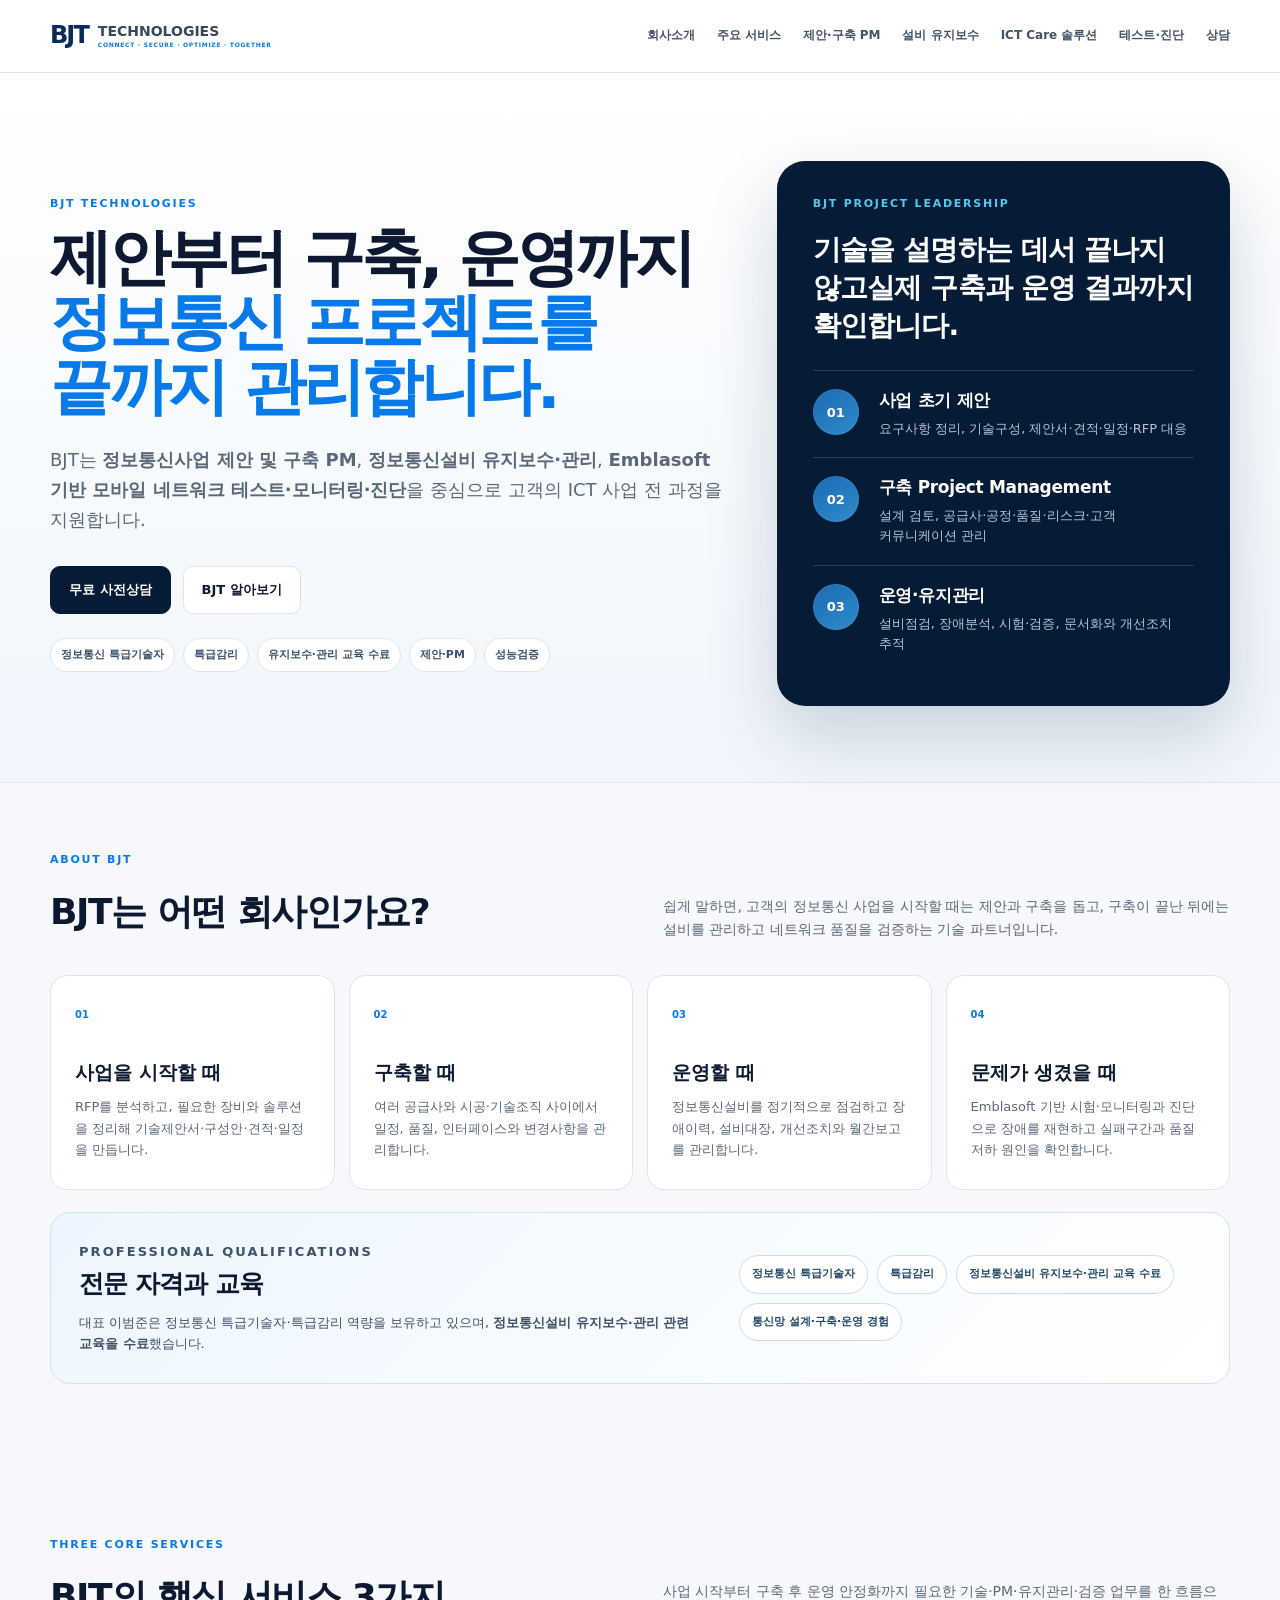
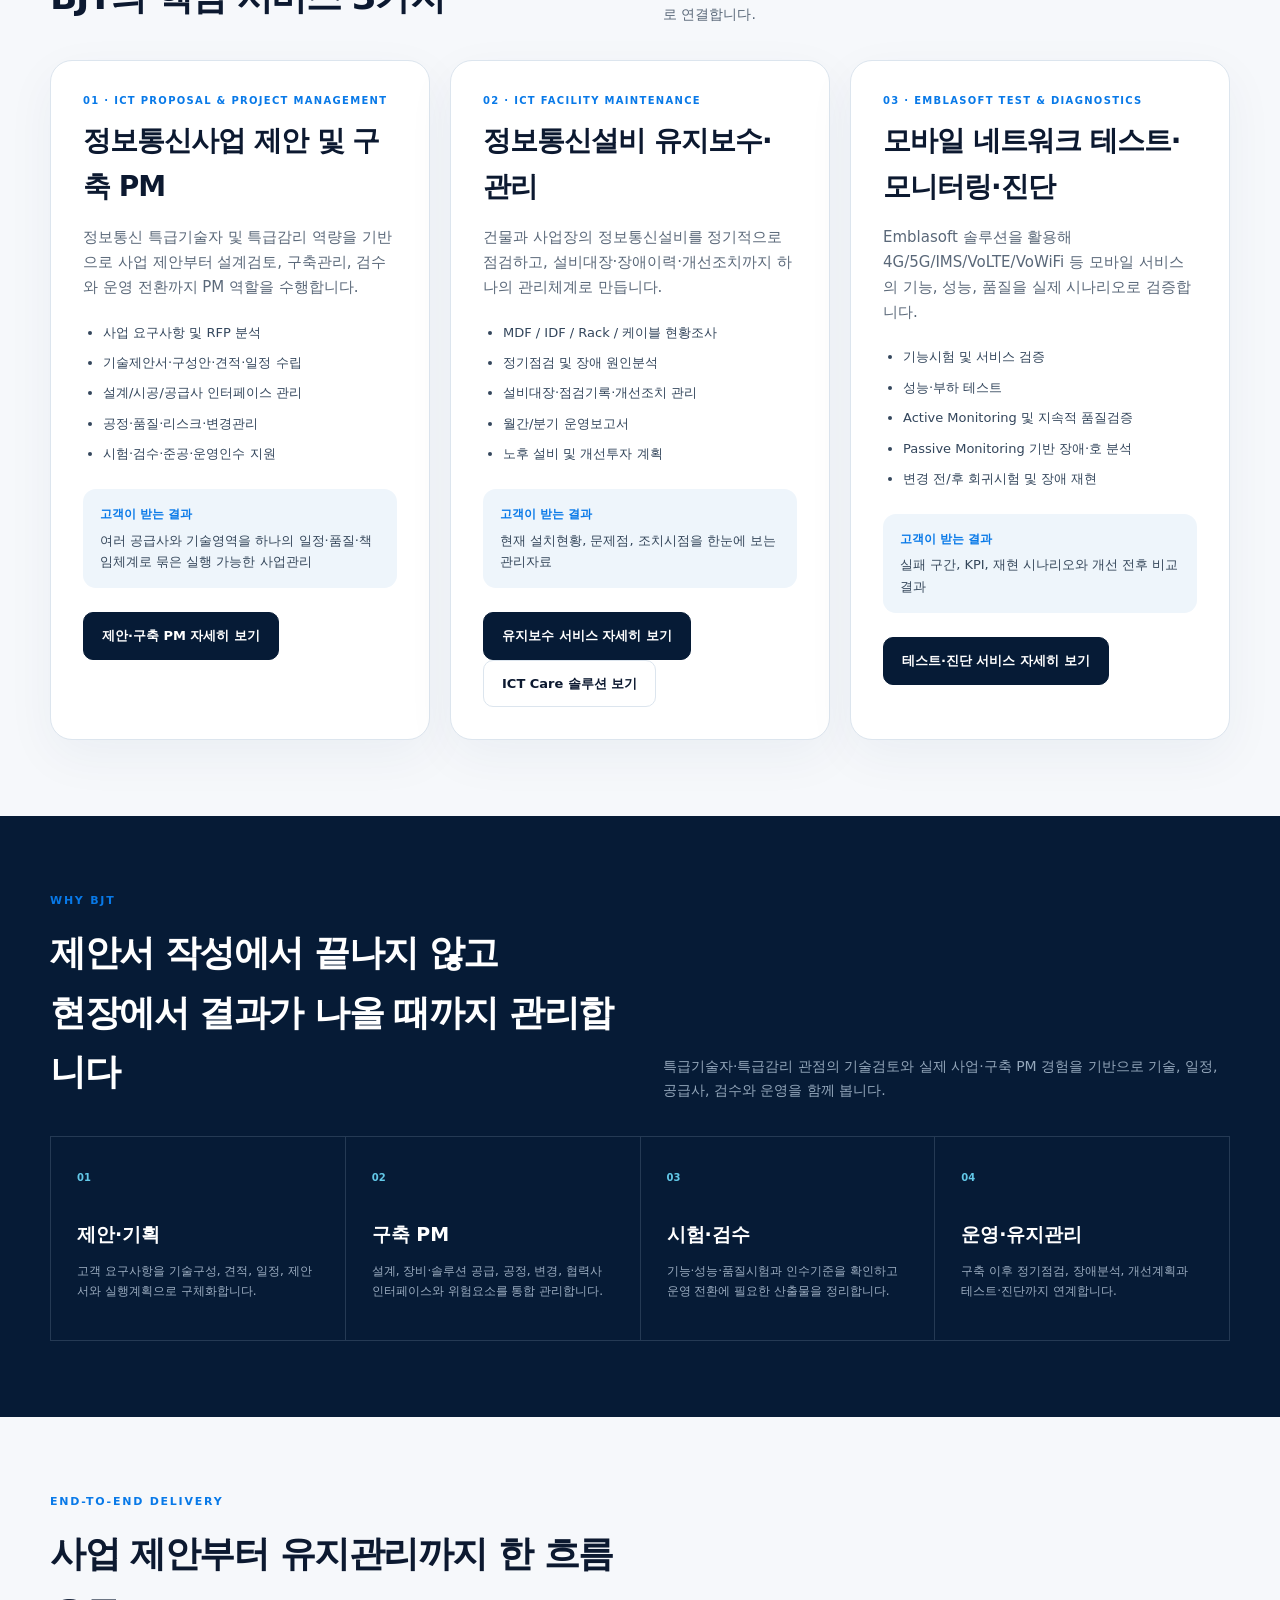
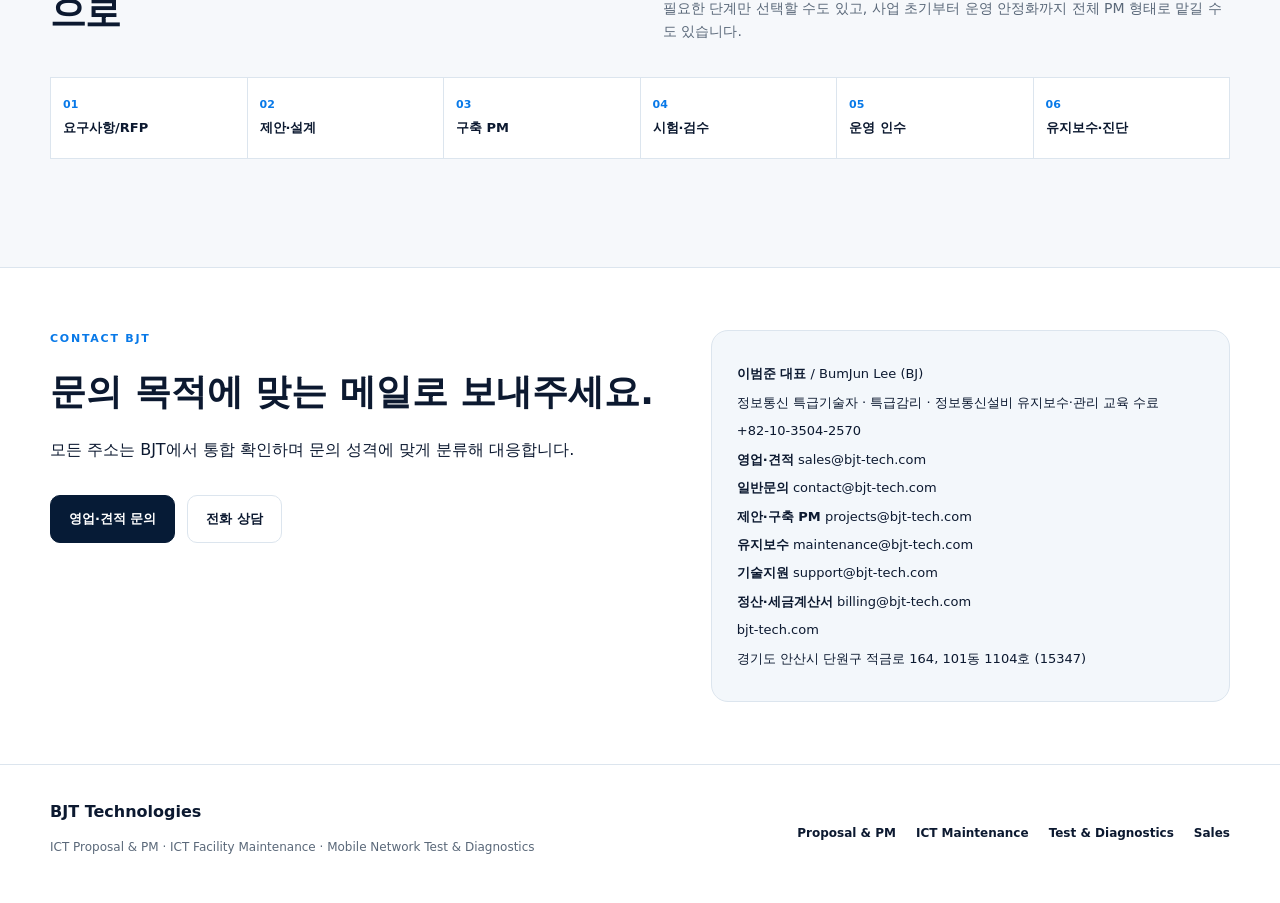
<file: index.html>
<!doctype html>
<html lang="ko">
<head>
  <meta charset="utf-8" />
  <meta name="viewport" content="width=device-width, initial-scale=1" />
  <meta name="description" content="정보통신설비 유지관리, 제안·구축 PM, 5G 네트워크 테스트·진단 전문 BJT Technologies." />
  <meta name="naver-site-verification" content="1d6cbe2429052278e91ae7976ed102a5efd8f62e" />
  <meta name="robots" content="index,follow" />
  <link rel="canonical" href="https://bjt-tech.com/" />
  <meta property="og:type" content="website" />
  <meta property="og:title" content="BJT | 정보통신 유지관리·PM·네트워크 진단" />
  <meta property="og:description" content="정보통신설비 유지관리, 제안·구축 PM, 5G 네트워크 테스트·진단 전문 서비스." />
  <meta property="og:url" content="https://bjt-tech.com/" />
  <title>BJT | 정보통신 유지관리·PM·네트워크 진단</title>
  <link rel="stylesheet" href="./styles.css" />
</head>
<body>
<header class="site-header">
  <div class="shell nav-wrap">
    <a class="brand" href="./index.html"><span class="logo-mark">BJT</span><span class="logo-text">TECHNOLOGIES<small>CONNECT · SECURE · OPTIMIZE · TOGETHER</small></span></a>
    <nav class="nav">
      <a href="#about">회사소개</a><a href="#core">주요 서비스</a><a href="./pm.html">제안·구축 PM</a><a href="./maintenance.html">설비 유지보수</a><a href="./ictcare.html">ICT Care 솔루션</a><a href="./testing.html">테스트·진단</a><a href="#contact">상담</a>
    </nav>
  </div>
</header>
<main>
<section class="hero corporate-hero customer-hero">
  <div class="shell hero-grid">
    <div>
      <p class="eyebrow">BJT TECHNOLOGIES</p>
      <h1>제안부터 구축, 운영까지<br/><span>정보통신 프로젝트를 끝까지 관리합니다.</span></h1>
      <p class="hero-lead">BJT는 <strong>정보통신사업 제안 및 구축 PM</strong>, <strong>정보통신설비 유지보수·관리</strong>, <strong>Emblasoft 기반 모바일 네트워크 테스트·모니터링·진단</strong>을 중심으로 고객의 ICT 사업 전 과정을 지원합니다.</p>
      <div class="hero-actions"><a class="button primary" href="mailto:sales@bjt-tech.com?subject=BJT%20상담%20문의">무료 사전상담</a><a class="button ghost" href="#about">BJT 알아보기</a></div>
      <div class="trust-strip"><span>정보통신 특급기술자</span><span>특급감리</span><span>유지보수·관리 교육 수료</span><span>제안·PM</span><span>성능검증</span></div>
    </div>
    <aside class="hero-card problem-card">
      <p class="card-label">BJT PROJECT LEADERSHIP</p>
      <h2>기술을 설명하는 데서 끝나지 않고<br/>실제 구축과 운영 결과까지 확인합니다.</h2>
      <div class="metric"><strong>사업 초기 제안</strong><span>요구사항 정리, 기술구성, 제안서·견적·일정·RFP 대응</span></div>
      <div class="metric"><strong>구축 Project Management</strong><span>설계 검토, 공급사·공정·품질·리스크·고객 커뮤니케이션 관리</span></div>
      <div class="metric"><strong>운영·유지관리</strong><span>설비점검, 장애분석, 시험·검증, 문서화와 개선조치 추적</span></div>
    </aside>
  </div>
</section>
<section class="shell section about-section" id="about">
  <div class="section-title"><div><p class="eyebrow">ABOUT BJT</p><h2>BJT는 어떤 회사인가요?</h2></div><p>쉽게 말하면, 고객의 정보통신 사업을 시작할 때는 제안과 구축을 돕고, 구축이 끝난 뒤에는 설비를 관리하고 네트워크 품질을 검증하는 기술 파트너입니다.</p></div>
  <div class="about-grid"><article><span>01</span><h3>사업을 시작할 때</h3><p>RFP를 분석하고, 필요한 장비와 솔루션을 정리해 기술제안서·구성안·견적·일정을 만듭니다.</p></article><article><span>02</span><h3>구축할 때</h3><p>여러 공급사와 시공·기술조직 사이에서 일정, 품질, 인터페이스와 변경사항을 관리합니다.</p></article><article><span>03</span><h3>운영할 때</h3><p>정보통신설비를 정기적으로 점검하고 장애이력, 설비대장, 개선조치와 월간보고를 관리합니다.</p></article><article><span>04</span><h3>문제가 생겼을 때</h3><p>Emblasoft 기반 시험·모니터링과 진단으로 장애를 재현하고 실패구간과 품질저하 원인을 확인합니다.</p></article></div>
  <div class="credential-panel"><div><p class="eyebrow">PROFESSIONAL QUALIFICATIONS</p><h3>전문 자격과 교육</h3><p>대표 이범준은 정보통신 특급기술자·특급감리 역량을 보유하고 있으며, <strong>정보통신설비 유지보수·관리 관련 교육을 수료</strong>했습니다.</p></div><div class="credential-list"><span>정보통신 특급기술자</span><span>특급감리</span><span>정보통신설비 유지보수·관리 교육 수료</span><span>통신망 설계·구축·운영 경험</span></div></div>
</section>
<section class="shell section" id="core"><div class="section-title"><div><p class="eyebrow">THREE CORE SERVICES</p><h2>BJT의 핵심 서비스 3가지</h2></div><p>사업 시작부터 구축 후 운영 안정화까지 필요한 기술·PM·유지관리·검증 업무를 한 흐름으로 연결합니다.</p></div><div class="core-service-grid three-core"><article class="core-card pm-card"><p class="service-kicker">01 · ICT PROPOSAL & PROJECT MANAGEMENT</p><h3>정보통신사업 제안 및 구축 PM</h3><p class="service-lead">정보통신 특급기술자 및 특급감리 역량을 기반으로 사업 제안부터 설계검토, 구축관리, 검수와 운영 전환까지 PM 역할을 수행합니다.</p><ul><li>사업 요구사항 및 RFP 분석</li><li>기술제안서·구성안·견적·일정 수립</li><li>설계/시공/공급사 인터페이스 관리</li><li>공정·품질·리스크·변경관리</li><li>시험·검수·준공·운영인수 지원</li></ul><div class="result-box"><b>고객이 받는 결과</b><span>여러 공급사와 기술영역을 하나의 일정·품질·책임체계로 묶은 실행 가능한 사업관리</span></div><a class="button primary" href="./pm.html">제안·구축 PM 자세히 보기</a></article><article class="core-card maintenance-card"><p class="service-kicker">02 · ICT FACILITY MAINTENANCE</p><h3>정보통신설비 유지보수·관리</h3><p class="service-lead">건물과 사업장의 정보통신설비를 정기적으로 점검하고, 설비대장·장애이력·개선조치까지 하나의 관리체계로 만듭니다.</p><ul><li>MDF / IDF / Rack / 케이블 현황조사</li><li>정기점검 및 장애 원인분석</li><li>설비대장·점검기록·개선조치 관리</li><li>월간/분기 운영보고서</li><li>노후 설비 및 개선투자 계획</li></ul><div class="result-box"><b>고객이 받는 결과</b><span>현재 설치현황, 문제점, 조치시점을 한눈에 보는 관리자료</span></div><a class="button primary" href="./maintenance.html">유지보수 서비스 자세히 보기</a><a class="button ghost" href="./ictcare.html">ICT Care 솔루션 보기</a></article><article class="core-card testing-card"><p class="service-kicker">03 · EMBLASOFT TEST & DIAGNOSTICS</p><h3>모바일 네트워크 테스트·모니터링·진단</h3><p class="service-lead">Emblasoft 솔루션을 활용해 4G/5G/IMS/VoLTE/VoWiFi 등 모바일 서비스의 기능, 성능, 품질을 실제 시나리오로 검증합니다.</p><ul><li>기능시험 및 서비스 검증</li><li>성능·부하 테스트</li><li>Active Monitoring 및 지속적 품질검증</li><li>Passive Monitoring 기반 장애·호 분석</li><li>변경 전/후 회귀시험 및 장애 재현</li></ul><div class="result-box"><b>고객이 받는 결과</b><span>실패 구간, KPI, 재현 시나리오와 개선 전후 비교 결과</span></div><a class="button primary" href="./testing.html">테스트·진단 서비스 자세히 보기</a></article></div></section>
<section class="dark-band" id="why"><div class="shell section"><div class="section-title light"><div><p class="eyebrow">WHY BJT</p><h2>제안서 작성에서 끝나지 않고<br/>현장에서 결과가 나올 때까지 관리합니다</h2></div><p>특급기술자·특급감리 관점의 기술검토와 실제 사업·구축 PM 경험을 기반으로 기술, 일정, 공급사, 검수와 운영을 함께 봅니다.</p></div><div class="value-grid"><article><b>01</b><h3>제안·기획</h3><p>고객 요구사항을 기술구성, 견적, 일정, 제안서와 실행계획으로 구체화합니다.</p></article><article><b>02</b><h3>구축 PM</h3><p>설계, 장비·솔루션 공급, 공정, 변경, 협력사 인터페이스와 위험요소를 통합 관리합니다.</p></article><article><b>03</b><h3>시험·검수</h3><p>기능·성능·품질시험과 인수기준을 확인하고 운영 전환에 필요한 산출물을 정리합니다.</p></article><article><b>04</b><h3>운영·유지관리</h3><p>구축 이후 정기점검, 장애분석, 개선계획과 테스트·진단까지 연계합니다.</p></article></div></div></section>
<section class="shell section simple-flow"><div class="section-title"><div><p class="eyebrow">END-TO-END DELIVERY</p><h2>사업 제안부터 유지관리까지 한 흐름으로</h2></div><p>필요한 단계만 선택할 수도 있고, 사업 초기부터 운영 안정화까지 전체 PM 형태로 맡길 수도 있습니다.</p></div><div class="steps"><div><b>01</b><span>요구사항/RFP</span></div><div><b>02</b><span>제안·설계</span></div><div><b>03</b><span>구축 PM</span></div><div><b>04</b><span>시험·검수</span></div><div><b>05</b><span>운영 인수</span></div><div><b>06</b><span>유지보수·진단</span></div></div></section>
<section class="contact-band" id="contact"><div class="shell contact-grid"><div><p class="eyebrow">CONTACT BJT</p><h2>문의 목적에 맞는 메일로 보내주세요.</h2><p>모든 주소는 BJT에서 통합 확인하며 문의 성격에 맞게 분류해 대응합니다.</p><div class="contact-actions"><a class="button primary" href="mailto:sales@bjt-tech.com?subject=BJT%20영업%20상담">영업·견적 문의</a><a class="button ghost" href="tel:+821035042570">전화 상담</a></div></div><div class="contact-card"><p><b>이범준 대표</b> / BumJun Lee (BJ)</p><p>정보통신 특급기술자 · 특급감리 · 정보통신설비 유지보수·관리 교육 수료</p><p>+82-10-3504-2570</p><p><b>영업·견적</b> <a href="mailto:sales@bjt-tech.com">sales@bjt-tech.com</a></p><p><b>일반문의</b> <a href="mailto:contact@bjt-tech.com">contact@bjt-tech.com</a></p><p><b>제안·구축 PM</b> <a href="mailto:projects@bjt-tech.com">projects@bjt-tech.com</a></p><p><b>유지보수</b> <a href="mailto:maintenance@bjt-tech.com">maintenance@bjt-tech.com</a></p><p><b>기술지원</b> <a href="mailto:support@bjt-tech.com">support@bjt-tech.com</a></p><p><b>정산·세금계산서</b> <a href="mailto:billing@bjt-tech.com">billing@bjt-tech.com</a></p><p><a href="https://bjt-tech.com">bjt-tech.com</a></p><p>경기도 안산시 단원구 적금로 164, 101동 1104호 (15347)</p></div></div></section>
</main>
<footer><div class="shell footer-grid"><div><strong>BJT Technologies</strong><p>ICT Proposal & PM · ICT Facility Maintenance · Mobile Network Test & Diagnostics</p></div><div class="footer-links"><a href="./pm.html">Proposal & PM</a><a href="./maintenance.html">ICT Maintenance</a><a href="./testing.html">Test & Diagnostics</a><a href="mailto:sales@bjt-tech.com">Sales</a></div></div></footer>
</body></html>
</file>
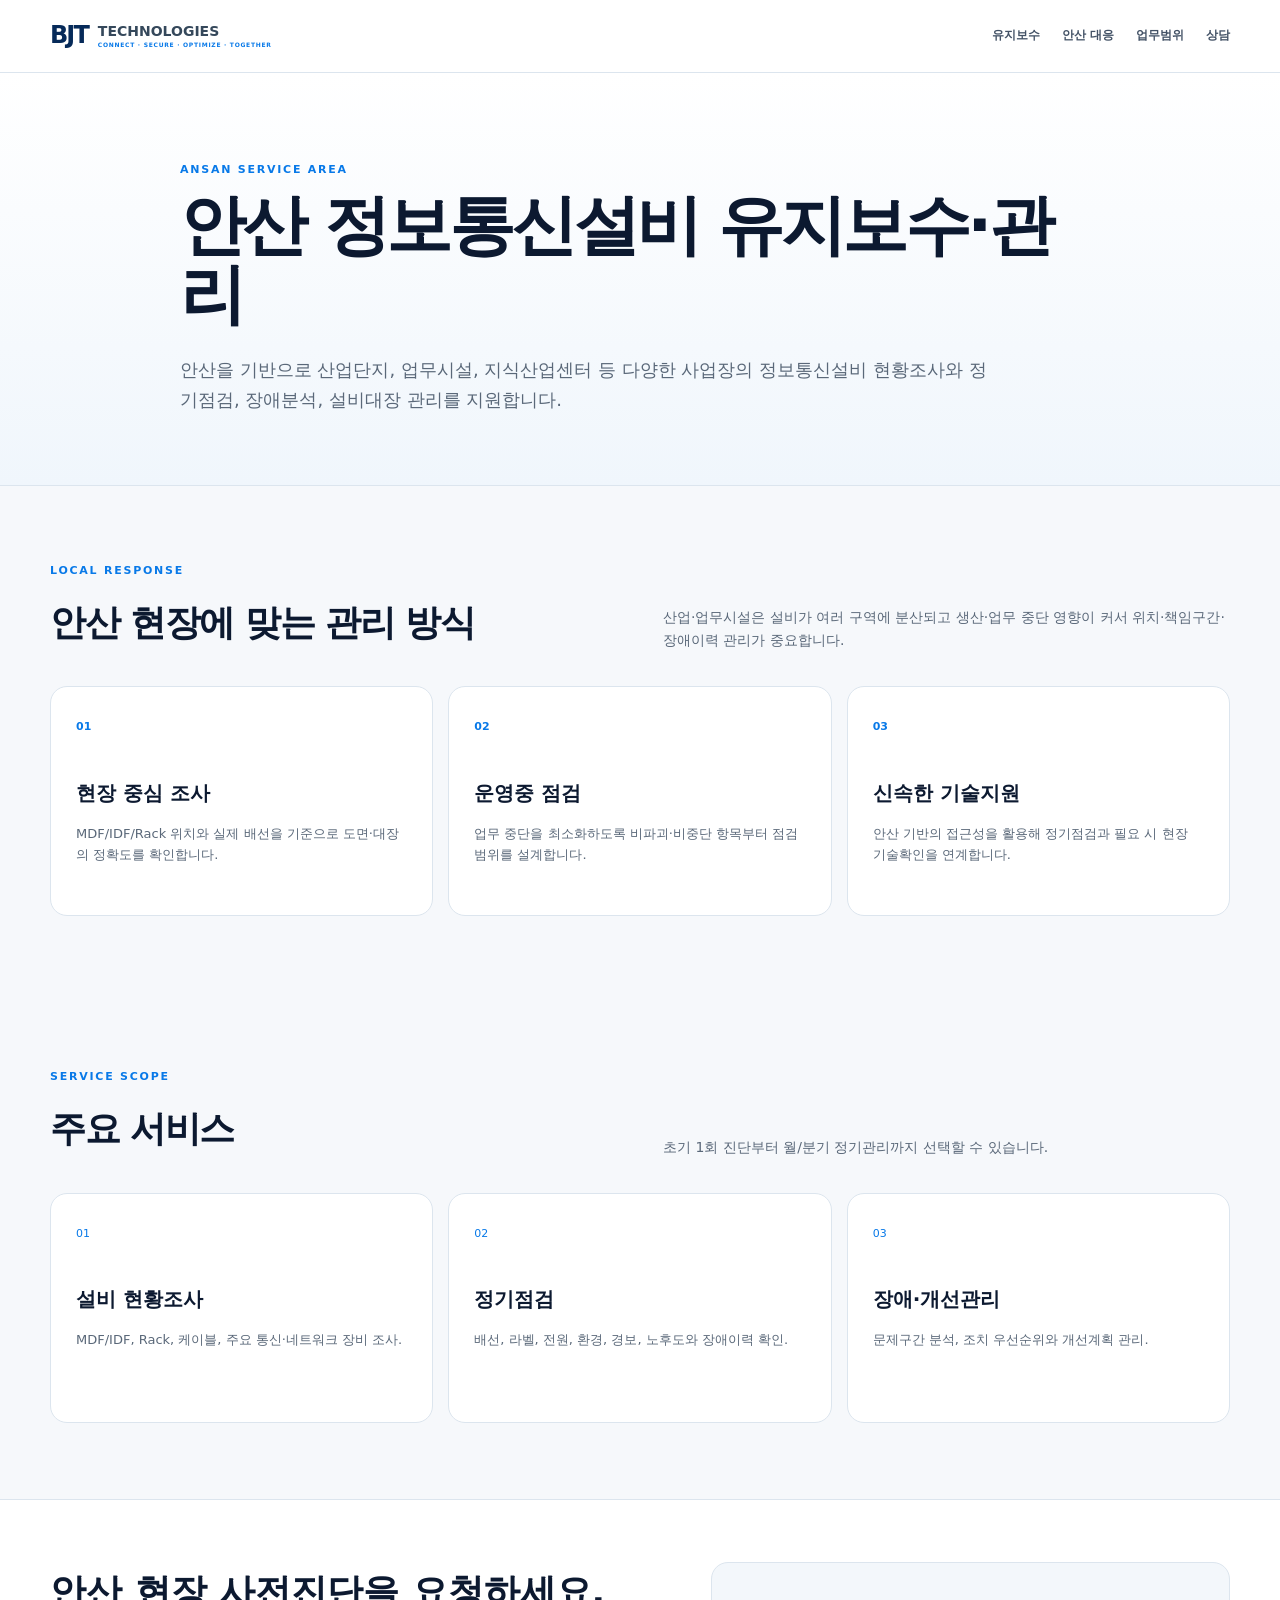
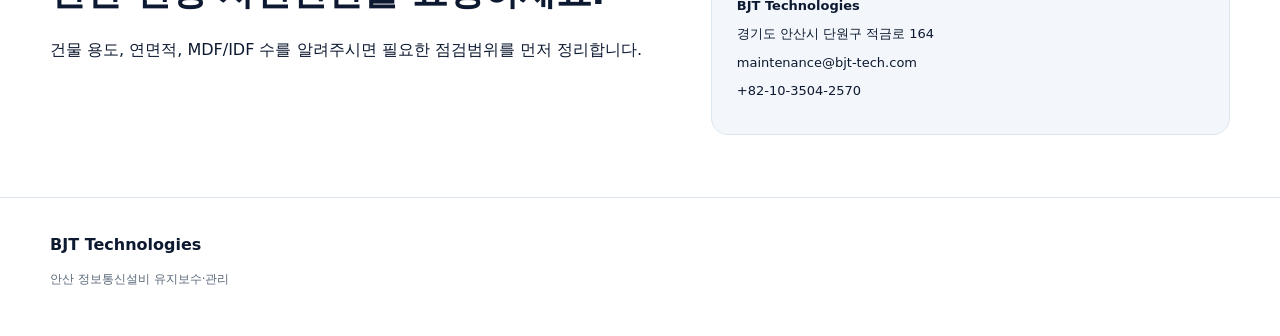
<file: ansan-ict-maintenance.html>
<!doctype html><html lang="ko"><head><meta charset="utf-8"/><meta name="viewport" content="width=device-width,initial-scale=1"/><meta name="description" content="안산 정보통신설비 유지보수·관리. BJT는 안산 지역 산업·업무시설의 MDF/IDF/Rack, 케이블, 네트워크 설비 현황조사와 정기점검을 지원합니다."/><meta name="robots" content="index,follow"/><link rel="canonical" href="https://bjt-tech.com/ansan-ict-maintenance.html"/><title>안산 정보통신설비 유지보수·관리 | BJT</title><link rel="stylesheet" href="./styles.css"/></head><body><header class="site-header"><div class="shell nav-wrap"><a class="brand" href="./index.html"><span class="logo-mark">BJT</span><span class="logo-text">TECHNOLOGIES<small>CONNECT · SECURE · OPTIMIZE · TOGETHER</small></span></a><nav class="nav"><a href="./maintenance.html">유지보수</a><a href="#local">안산 대응</a><a href="#scope">업무범위</a><a href="#contact">상담</a></nav></div></header><main><section class="hero maintenance-hero"><div class="shell narrow"><p class="eyebrow">ANSAN SERVICE AREA</p><h1>안산 정보통신설비 유지보수·관리</h1><p class="hero-lead">안산을 기반으로 산업단지, 업무시설, 지식산업센터 등 다양한 사업장의 정보통신설비 현황조사와 정기점검, 장애분석, 설비대장 관리를 지원합니다.</p></div></section><section class="shell section" id="local"><div class="section-title"><div><p class="eyebrow">LOCAL RESPONSE</p><h2>안산 현장에 맞는 관리 방식</h2></div><p>산업·업무시설은 설비가 여러 구역에 분산되고 생산·업무 중단 영향이 커서 위치·책임구간·장애이력 관리가 중요합니다.</p></div><div class="process-grid"><article><b>01</b><h3>현장 중심 조사</h3><p>MDF/IDF/Rack 위치와 실제 배선을 기준으로 도면·대장의 정확도를 확인합니다.</p></article><article><b>02</b><h3>운영중 점검</h3><p>업무 중단을 최소화하도록 비파괴·비중단 항목부터 점검 범위를 설계합니다.</p></article><article><b>03</b><h3>신속한 기술지원</h3><p>안산 기반의 접근성을 활용해 정기점검과 필요 시 현장 기술확인을 연계합니다.</p></article></div></section><section class="shell section" id="scope"><div class="section-title"><div><p class="eyebrow">SERVICE SCOPE</p><h2>주요 서비스</h2></div><p>초기 1회 진단부터 월/분기 정기관리까지 선택할 수 있습니다.</p></div><div class="service-grid"><article><span>01</span><h3>설비 현황조사</h3><p>MDF/IDF, Rack, 케이블, 주요 통신·네트워크 장비 조사.</p></article><article><span>02</span><h3>정기점검</h3><p>배선, 라벨, 전원, 환경, 경보, 노후도와 장애이력 확인.</p></article><article><span>03</span><h3>장애·개선관리</h3><p>문제구간 분석, 조치 우선순위와 개선계획 관리.</p></article></div></section><section class="contact-band" id="contact"><div class="shell contact-grid"><div><h2>안산 현장 사전진단을 요청하세요.</h2><p>건물 용도, 연면적, MDF/IDF 수를 알려주시면 필요한 점검범위를 먼저 정리합니다.</p></div><div class="contact-card"><p><b>BJT Technologies</b></p><p>경기도 안산시 단원구 적금로 164</p><p><a href="mailto:maintenance@bjt-tech.com">maintenance@bjt-tech.com</a></p><p>+82-10-3504-2570</p></div></div></section></main><footer><div class="shell footer-grid"><div><strong>BJT Technologies</strong><p>안산 정보통신설비 유지보수·관리</p></div></div></footer></body></html>
</file>
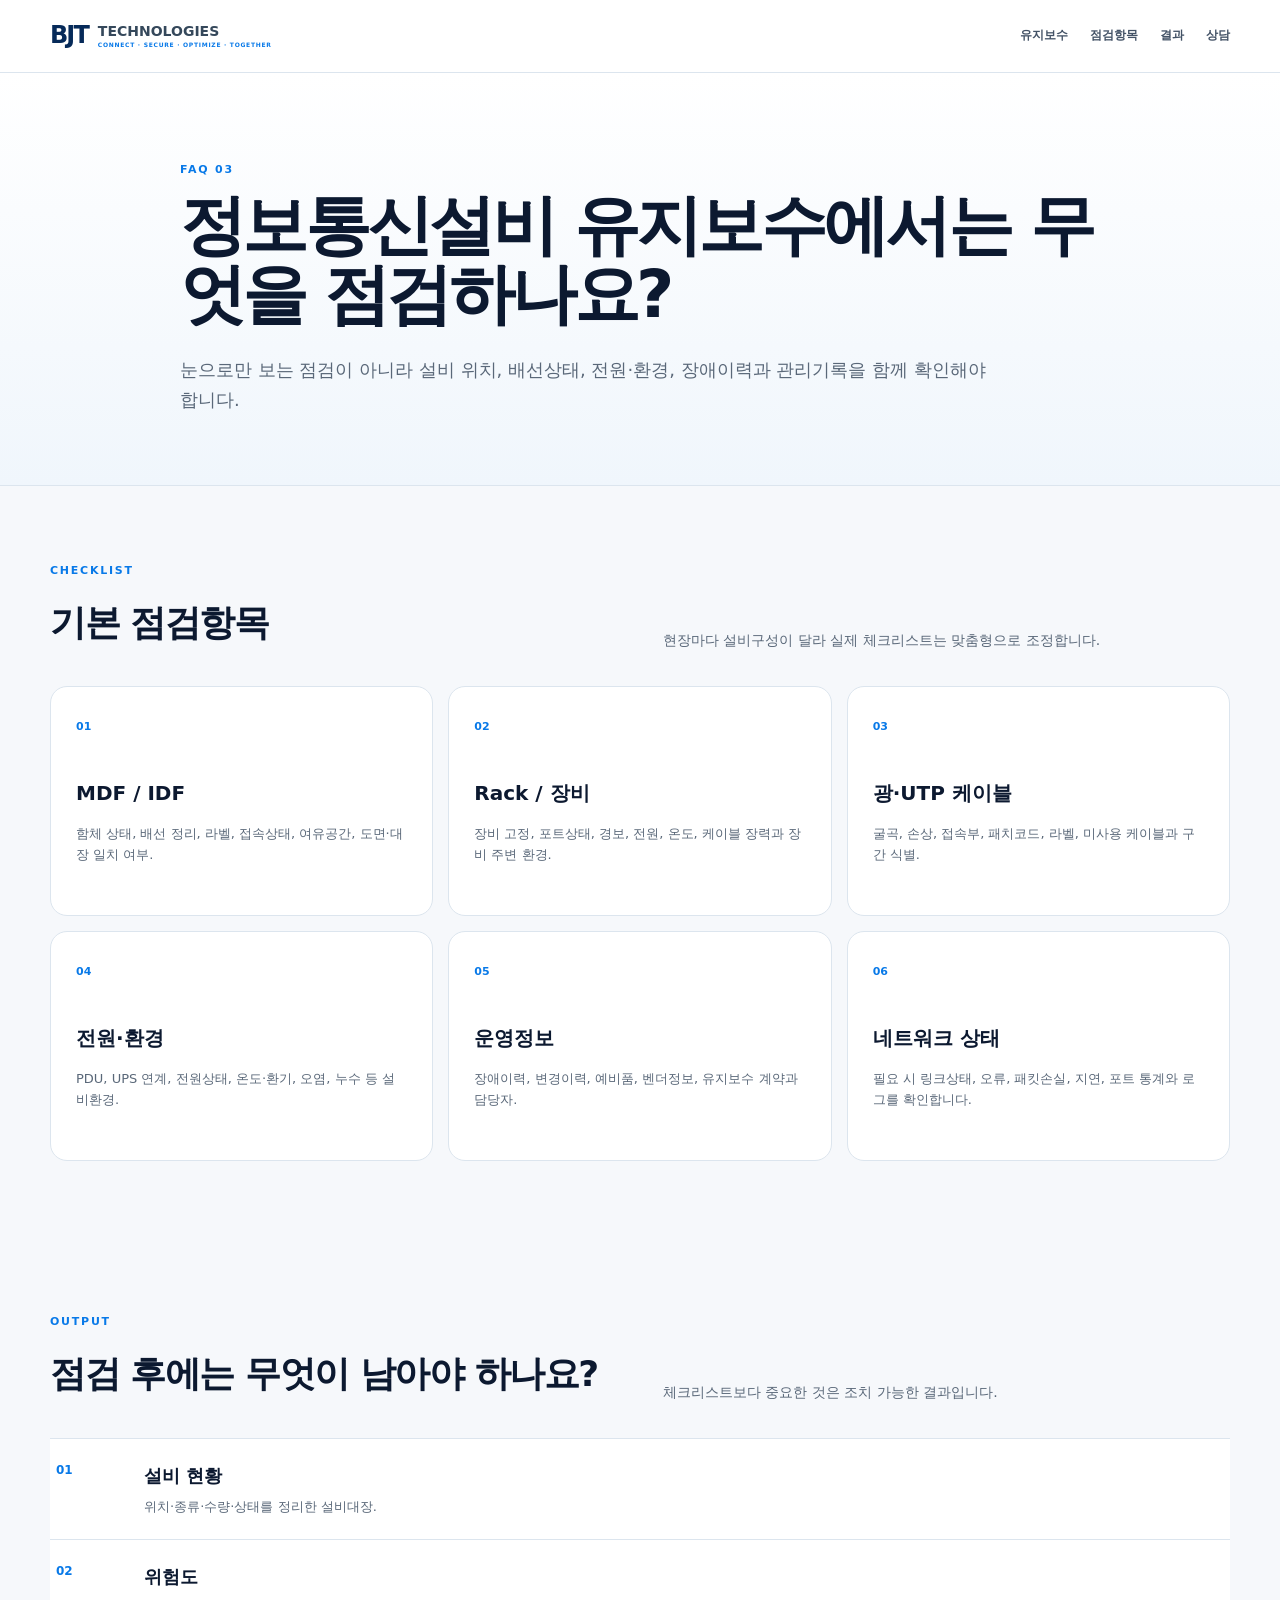
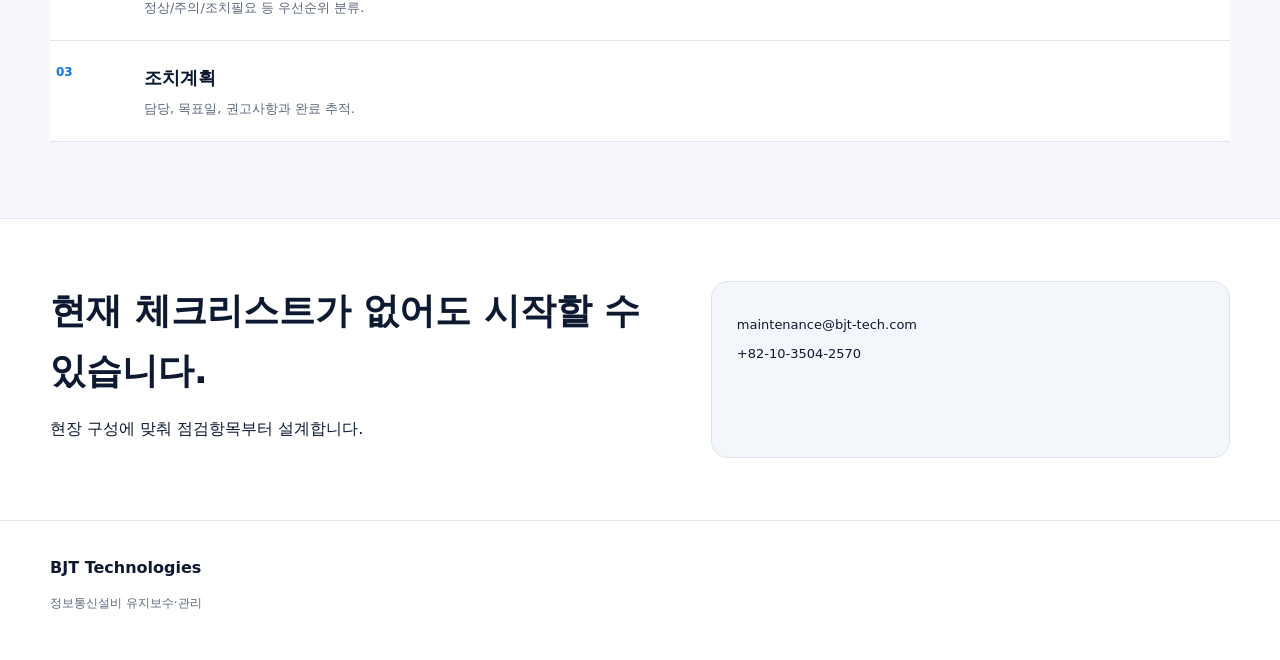
<file: faq-maintenance-checklist.html>
<!doctype html><html lang="ko"><head><meta charset="utf-8"/><meta name="viewport" content="width=device-width,initial-scale=1"/><meta name="description" content="정보통신설비 유지보수·관리 시 MDF, IDF, Rack, 케이블, 전원, 환경, 네트워크 상태에서 무엇을 점검하는지 설명합니다."/><meta name="robots" content="index,follow"/><link rel="canonical" href="https://bjt-tech.com/faq-maintenance-checklist.html"/><title>정보통신설비 유지보수 점검항목 | MDF·IDF·Rack | BJT</title><link rel="stylesheet" href="./styles.css"/></head><body><header class="site-header"><div class="shell nav-wrap"><a class="brand" href="./index.html"><span class="logo-mark">BJT</span><span class="logo-text">TECHNOLOGIES<small>CONNECT · SECURE · OPTIMIZE · TOGETHER</small></span></a><nav class="nav"><a href="./maintenance.html">유지보수</a><a href="#checklist">점검항목</a><a href="#report">결과</a><a href="#contact">상담</a></nav></div></header><main><section class="hero maintenance-hero"><div class="shell narrow"><p class="eyebrow">FAQ 03</p><h1>정보통신설비 유지보수에서는 무엇을 점검하나요?</h1><p class="hero-lead">눈으로만 보는 점검이 아니라 설비 위치, 배선상태, 전원·환경, 장애이력과 관리기록을 함께 확인해야 합니다.</p></div></section><section class="shell section" id="checklist"><div class="section-title"><div><p class="eyebrow">CHECKLIST</p><h2>기본 점검항목</h2></div><p>현장마다 설비구성이 달라 실제 체크리스트는 맞춤형으로 조정합니다.</p></div><div class="process-grid"><article><b>01</b><h3>MDF / IDF</h3><p>함체 상태, 배선 정리, 라벨, 접속상태, 여유공간, 도면·대장 일치 여부.</p></article><article><b>02</b><h3>Rack / 장비</h3><p>장비 고정, 포트상태, 경보, 전원, 온도, 케이블 장력과 장비 주변 환경.</p></article><article><b>03</b><h3>광·UTP 케이블</h3><p>굴곡, 손상, 접속부, 패치코드, 라벨, 미사용 케이블과 구간 식별.</p></article><article><b>04</b><h3>전원·환경</h3><p>PDU, UPS 연계, 전원상태, 온도·환기, 오염, 누수 등 설비환경.</p></article><article><b>05</b><h3>운영정보</h3><p>장애이력, 변경이력, 예비품, 벤더정보, 유지보수 계약과 담당자.</p></article><article><b>06</b><h3>네트워크 상태</h3><p>필요 시 링크상태, 오류, 패킷손실, 지연, 포트 통계와 로그를 확인합니다.</p></article></div></section><section class="shell section" id="report"><div class="section-title"><div><p class="eyebrow">OUTPUT</p><h2>점검 후에는 무엇이 남아야 하나요?</h2></div><p>체크리스트보다 중요한 것은 조치 가능한 결과입니다.</p></div><div class="deliverable-list"><article><b>01</b><div><h3>설비 현황</h3><p>위치·종류·수량·상태를 정리한 설비대장.</p></div></article><article><b>02</b><div><h3>위험도</h3><p>정상/주의/조치필요 등 우선순위 분류.</p></div></article><article><b>03</b><div><h3>조치계획</h3><p>담당, 목표일, 권고사항과 완료 추적.</p></div></article></div></section><section class="contact-band" id="contact"><div class="shell contact-grid"><div><h2>현재 체크리스트가 없어도 시작할 수 있습니다.</h2><p>현장 구성에 맞춰 점검항목부터 설계합니다.</p></div><div class="contact-card"><p><a href="mailto:maintenance@bjt-tech.com">maintenance@bjt-tech.com</a></p><p>+82-10-3504-2570</p></div></div></section></main><footer><div class="shell footer-grid"><div><strong>BJT Technologies</strong><p>정보통신설비 유지보수·관리</p></div></div></footer></body></html>
</file>
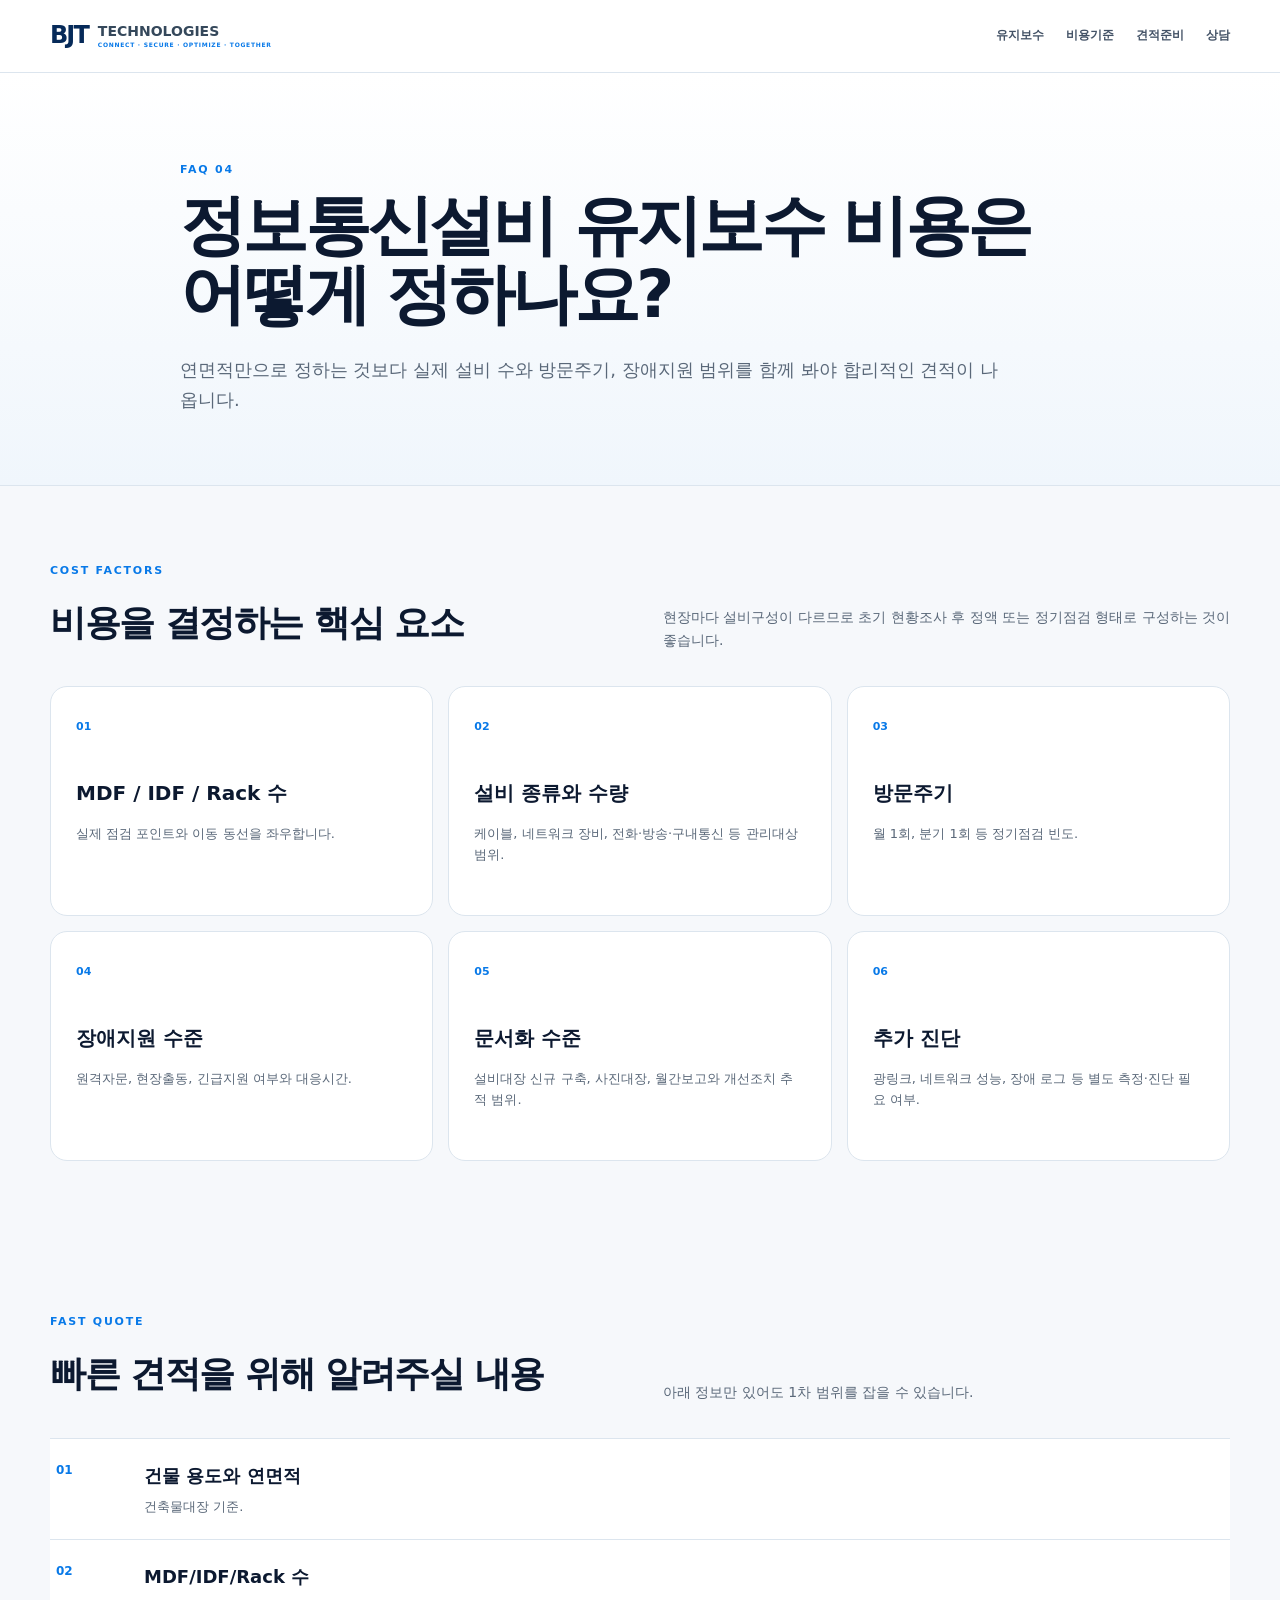
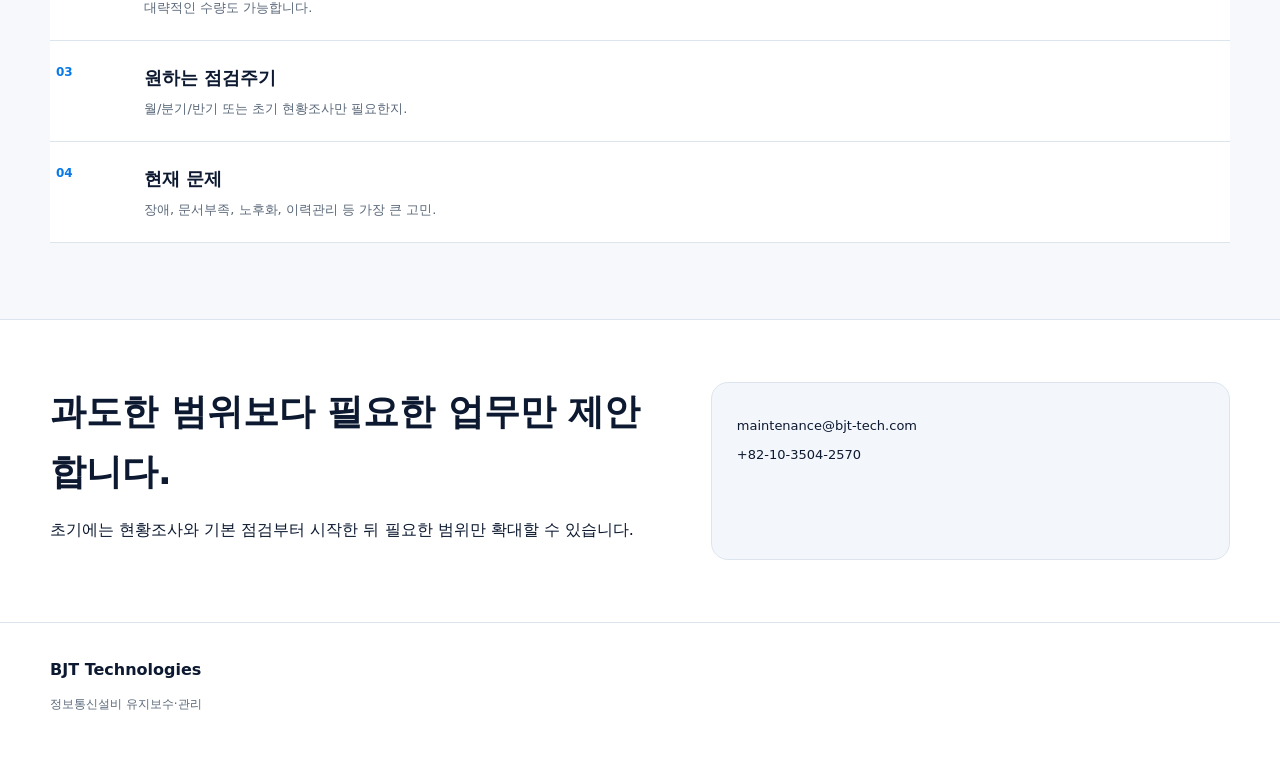
<file: faq-maintenance-cost.html>
<!doctype html><html lang="ko"><head><meta charset="utf-8"/><meta name="viewport" content="width=device-width,initial-scale=1"/><meta name="description" content="정보통신설비 유지보수 비용이 어떻게 산정되는지 연면적, MDF/IDF 수, 설비종류, 방문주기, 장애지원 범위 기준으로 설명합니다."/><meta name="robots" content="index,follow"/><link rel="canonical" href="https://bjt-tech.com/faq-maintenance-cost.html"/><title>정보통신설비 유지보수 비용 산정 기준 | BJT</title><link rel="stylesheet" href="./styles.css"/></head><body><header class="site-header"><div class="shell nav-wrap"><a class="brand" href="./index.html"><span class="logo-mark">BJT</span><span class="logo-text">TECHNOLOGIES<small>CONNECT · SECURE · OPTIMIZE · TOGETHER</small></span></a><nav class="nav"><a href="./maintenance.html">유지보수</a><a href="#factors">비용기준</a><a href="#quote">견적준비</a><a href="#contact">상담</a></nav></div></header><main><section class="hero maintenance-hero"><div class="shell narrow"><p class="eyebrow">FAQ 04</p><h1>정보통신설비 유지보수 비용은 어떻게 정하나요?</h1><p class="hero-lead">연면적만으로 정하는 것보다 실제 설비 수와 방문주기, 장애지원 범위를 함께 봐야 합리적인 견적이 나옵니다.</p></div></section><section class="shell section" id="factors"><div class="section-title"><div><p class="eyebrow">COST FACTORS</p><h2>비용을 결정하는 핵심 요소</h2></div><p>현장마다 설비구성이 다르므로 초기 현황조사 후 정액 또는 정기점검 형태로 구성하는 것이 좋습니다.</p></div><div class="process-grid"><article><b>01</b><h3>MDF / IDF / Rack 수</h3><p>실제 점검 포인트와 이동 동선을 좌우합니다.</p></article><article><b>02</b><h3>설비 종류와 수량</h3><p>케이블, 네트워크 장비, 전화·방송·구내통신 등 관리대상 범위.</p></article><article><b>03</b><h3>방문주기</h3><p>월 1회, 분기 1회 등 정기점검 빈도.</p></article><article><b>04</b><h3>장애지원 수준</h3><p>원격자문, 현장출동, 긴급지원 여부와 대응시간.</p></article><article><b>05</b><h3>문서화 수준</h3><p>설비대장 신규 구축, 사진대장, 월간보고와 개선조치 추적 범위.</p></article><article><b>06</b><h3>추가 진단</h3><p>광링크, 네트워크 성능, 장애 로그 등 별도 측정·진단 필요 여부.</p></article></div></section><section class="shell section" id="quote"><div class="section-title"><div><p class="eyebrow">FAST QUOTE</p><h2>빠른 견적을 위해 알려주실 내용</h2></div><p>아래 정보만 있어도 1차 범위를 잡을 수 있습니다.</p></div><div class="deliverable-list"><article><b>01</b><div><h3>건물 용도와 연면적</h3><p>건축물대장 기준.</p></div></article><article><b>02</b><div><h3>MDF/IDF/Rack 수</h3><p>대략적인 수량도 가능합니다.</p></div></article><article><b>03</b><div><h3>원하는 점검주기</h3><p>월/분기/반기 또는 초기 현황조사만 필요한지.</p></div></article><article><b>04</b><div><h3>현재 문제</h3><p>장애, 문서부족, 노후화, 이력관리 등 가장 큰 고민.</p></div></article></div></section><section class="contact-band" id="contact"><div class="shell contact-grid"><div><h2>과도한 범위보다 필요한 업무만 제안합니다.</h2><p>초기에는 현황조사와 기본 점검부터 시작한 뒤 필요한 범위만 확대할 수 있습니다.</p></div><div class="contact-card"><p><a href="mailto:maintenance@bjt-tech.com">maintenance@bjt-tech.com</a></p><p>+82-10-3504-2570</p></div></div></section></main><footer><div class="shell footer-grid"><div><strong>BJT Technologies</strong><p>정보통신설비 유지보수·관리</p></div></div></footer></body></html>
</file>
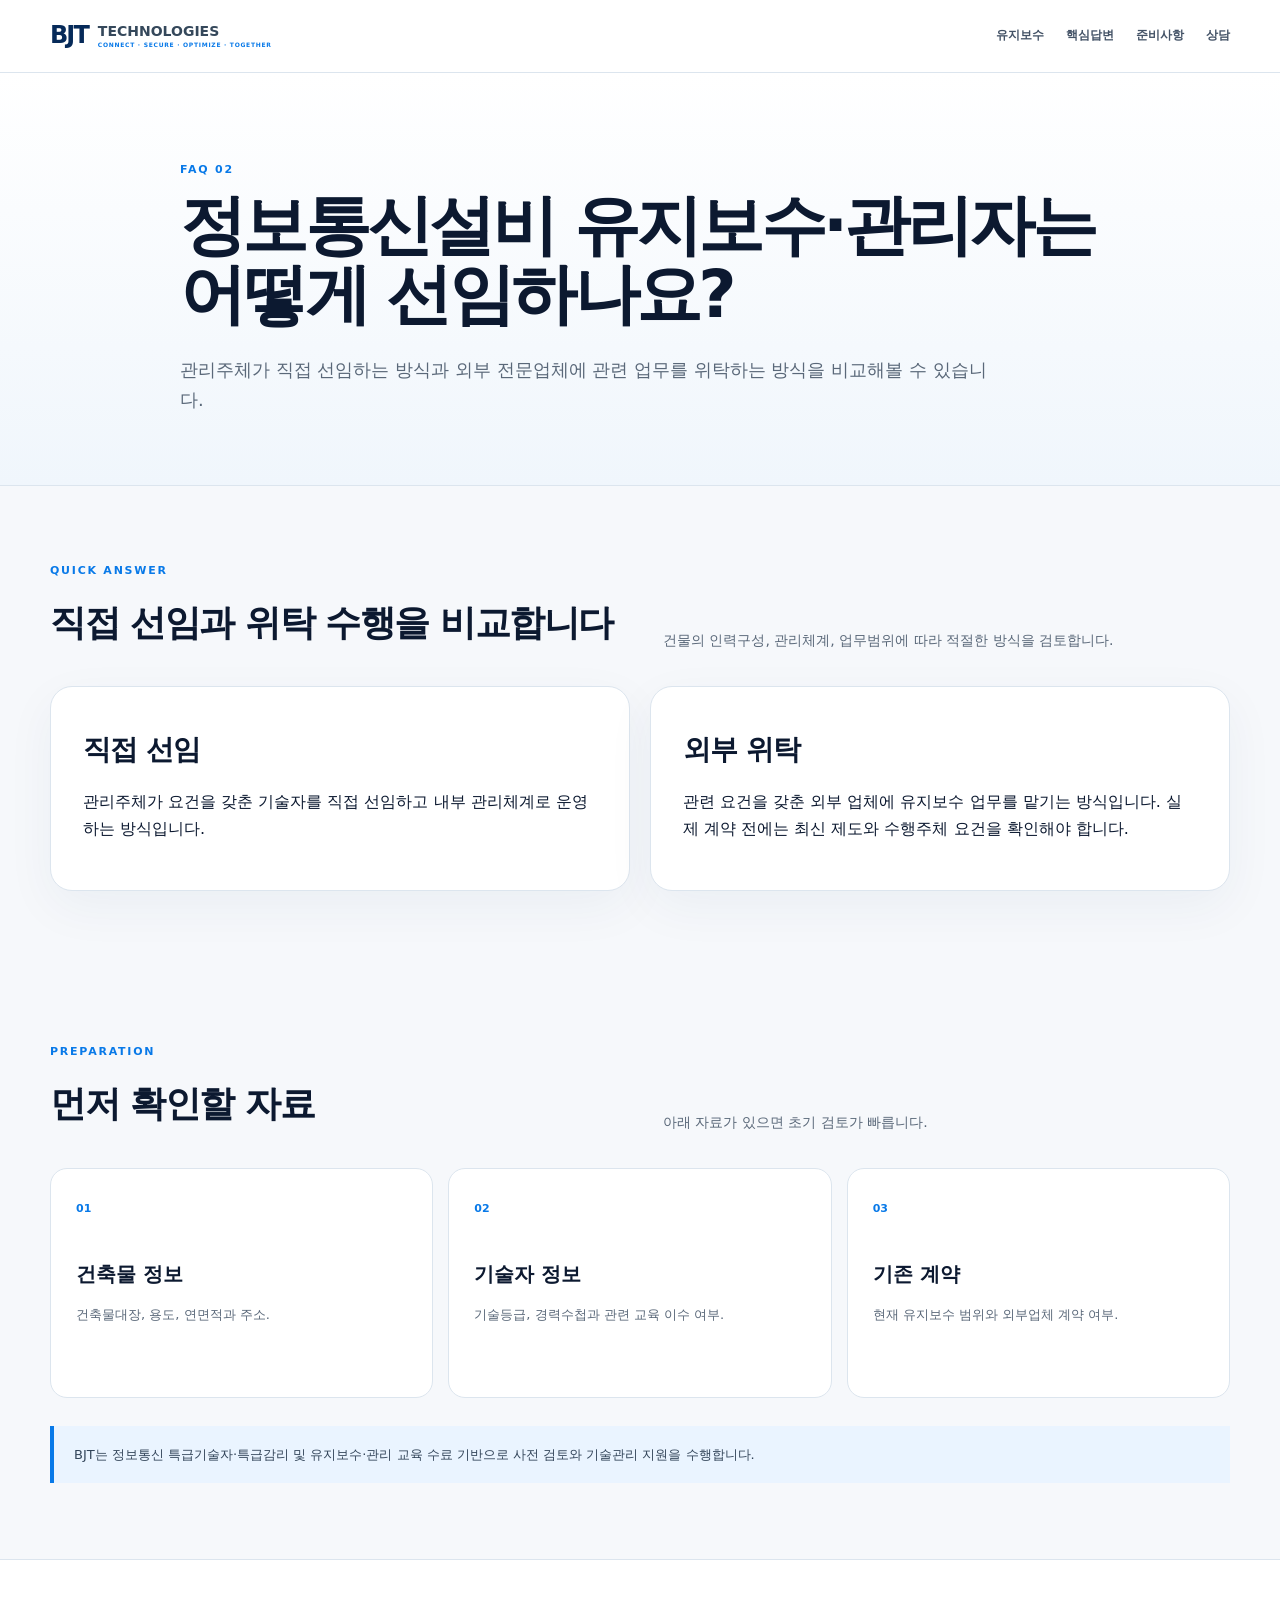
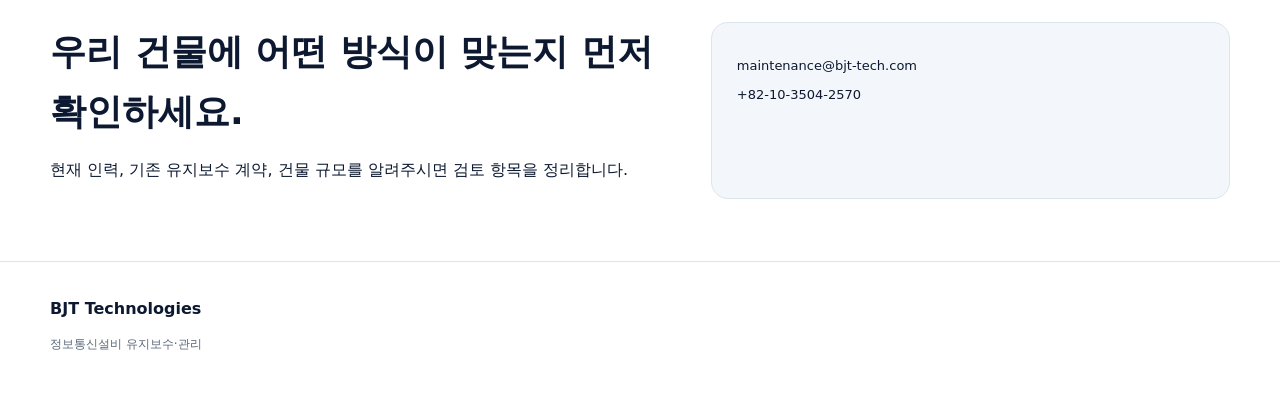
<file: faq-maintenance-manager.html>
<!doctype html><html lang="ko"><head><meta charset="utf-8"/><meta name="viewport" content="width=device-width,initial-scale=1"/><meta name="description" content="정보통신설비 유지보수·관리자 선임과 위탁 방식의 차이, 고객이 먼저 준비할 자료를 쉽게 설명합니다."/><meta name="robots" content="index,follow"/><link rel="canonical" href="https://bjt-tech.com/faq-maintenance-manager.html"/><title>정보통신설비 유지보수·관리자 선임 방법 | BJT</title><link rel="stylesheet" href="./styles.css"/></head><body><header class="site-header"><div class="shell nav-wrap"><a class="brand" href="./index.html"><span class="logo-mark">BJT</span><span class="logo-text">TECHNOLOGIES<small>CONNECT · SECURE · OPTIMIZE · TOGETHER</small></span></a><nav class="nav"><a href="./maintenance.html">유지보수</a><a href="#answer">핵심답변</a><a href="#prepare">준비사항</a><a href="#contact">상담</a></nav></div></header><main><section class="hero maintenance-hero"><div class="shell narrow"><p class="eyebrow">FAQ 02</p><h1>정보통신설비 유지보수·관리자는 어떻게 선임하나요?</h1><p class="hero-lead">관리주체가 직접 선임하는 방식과 외부 전문업체에 관련 업무를 위탁하는 방식을 비교해볼 수 있습니다.</p></div></section><section class="shell section" id="answer"><div class="section-title"><div><p class="eyebrow">QUICK ANSWER</p><h2>직접 선임과 위탁 수행을 비교합니다</h2></div><p>건물의 인력구성, 관리체계, 업무범위에 따라 적절한 방식을 검토합니다.</p></div><div class="core-service-grid"><article class="core-card"><h3>직접 선임</h3><p>관리주체가 요건을 갖춘 기술자를 직접 선임하고 내부 관리체계로 운영하는 방식입니다.</p></article><article class="core-card"><h3>외부 위탁</h3><p>관련 요건을 갖춘 외부 업체에 유지보수 업무를 맡기는 방식입니다. 실제 계약 전에는 최신 제도와 수행주체 요건을 확인해야 합니다.</p></article></div></section><section class="shell section" id="prepare"><div class="section-title"><div><p class="eyebrow">PREPARATION</p><h2>먼저 확인할 자료</h2></div><p>아래 자료가 있으면 초기 검토가 빠릅니다.</p></div><div class="process-grid"><article><b>01</b><h3>건축물 정보</h3><p>건축물대장, 용도, 연면적과 주소.</p></article><article><b>02</b><h3>기술자 정보</h3><p>기술등급, 경력수첩과 관련 교육 이수 여부.</p></article><article><b>03</b><h3>기존 계약</h3><p>현재 유지보수 범위와 외부업체 계약 여부.</p></article></div><div class="notice">BJT는 정보통신 특급기술자·특급감리 및 유지보수·관리 교육 수료 기반으로 사전 검토와 기술관리 지원을 수행합니다.</div></section><section class="contact-band" id="contact"><div class="shell contact-grid"><div><h2>우리 건물에 어떤 방식이 맞는지 먼저 확인하세요.</h2><p>현재 인력, 기존 유지보수 계약, 건물 규모를 알려주시면 검토 항목을 정리합니다.</p></div><div class="contact-card"><p><a href="mailto:maintenance@bjt-tech.com">maintenance@bjt-tech.com</a></p><p>+82-10-3504-2570</p></div></div></section></main><footer><div class="shell footer-grid"><div><strong>BJT Technologies</strong><p>정보통신설비 유지보수·관리</p></div></div></footer></body></html>
</file>
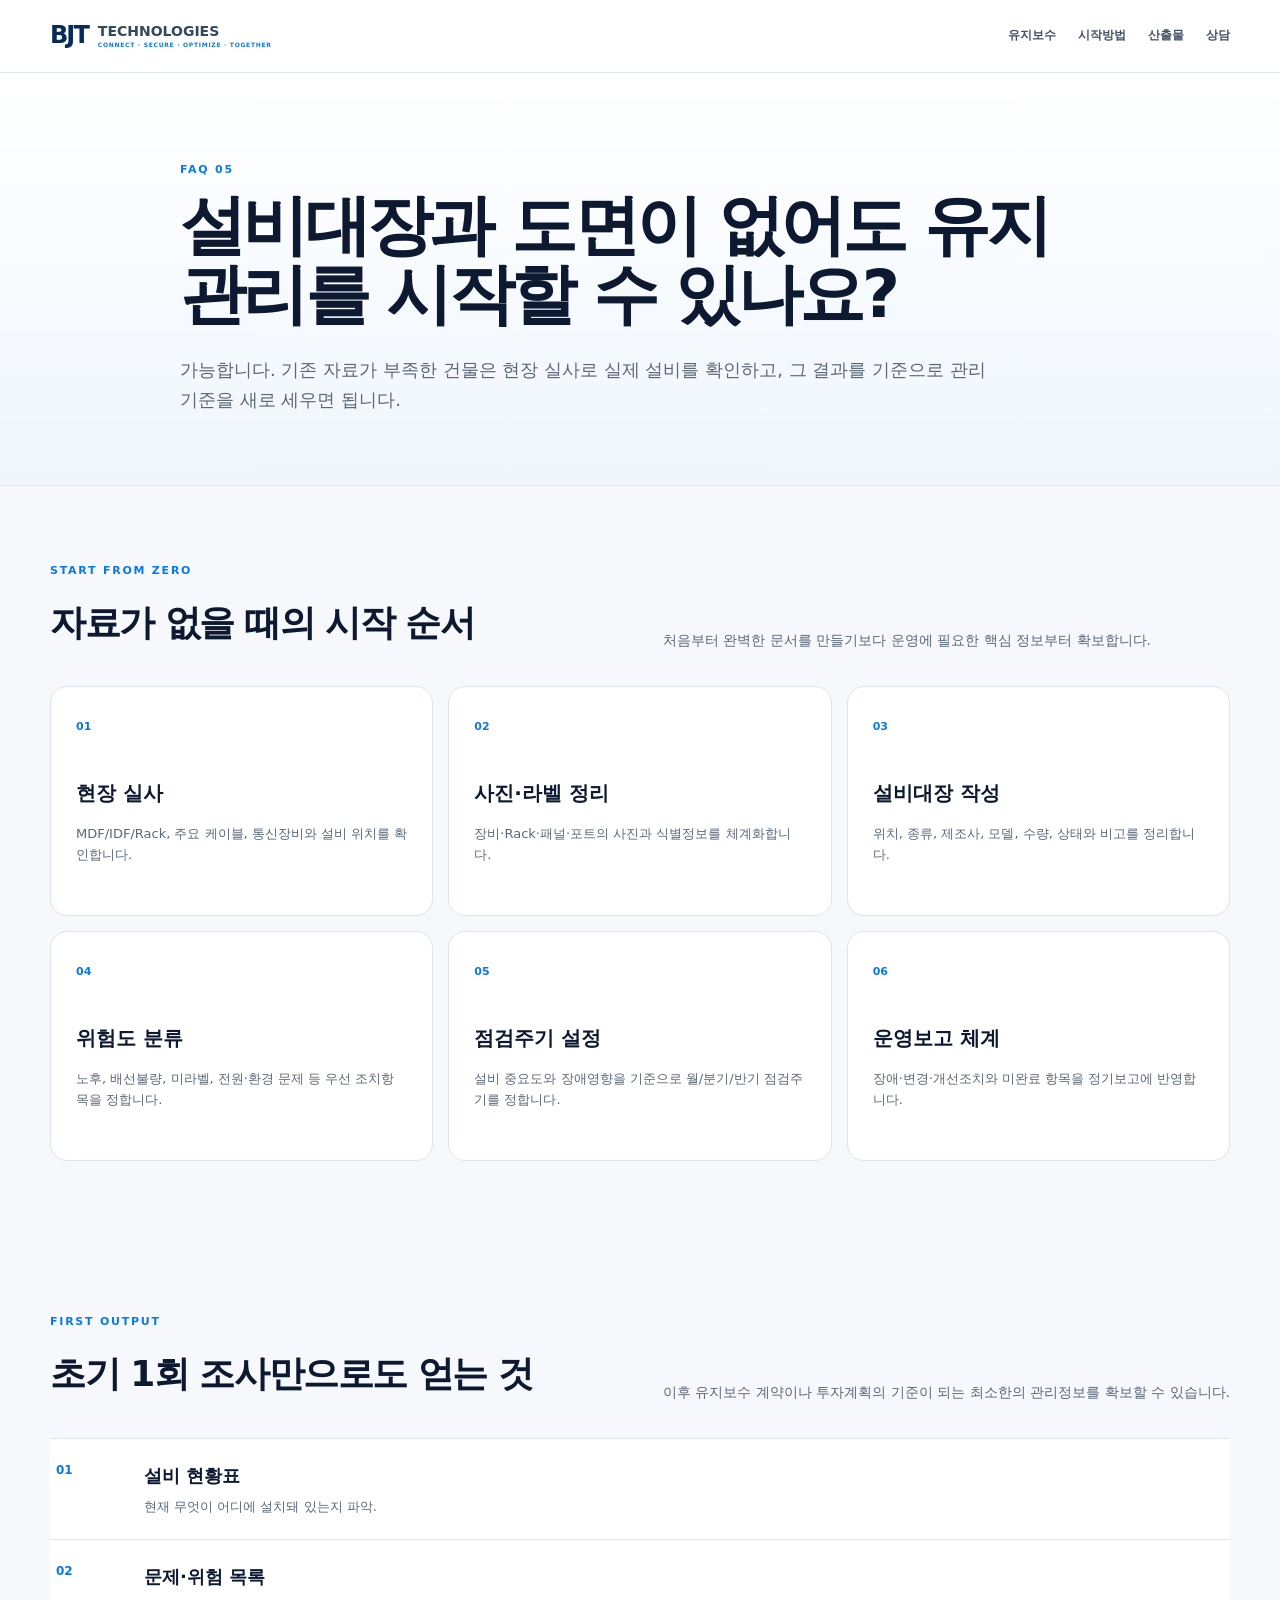
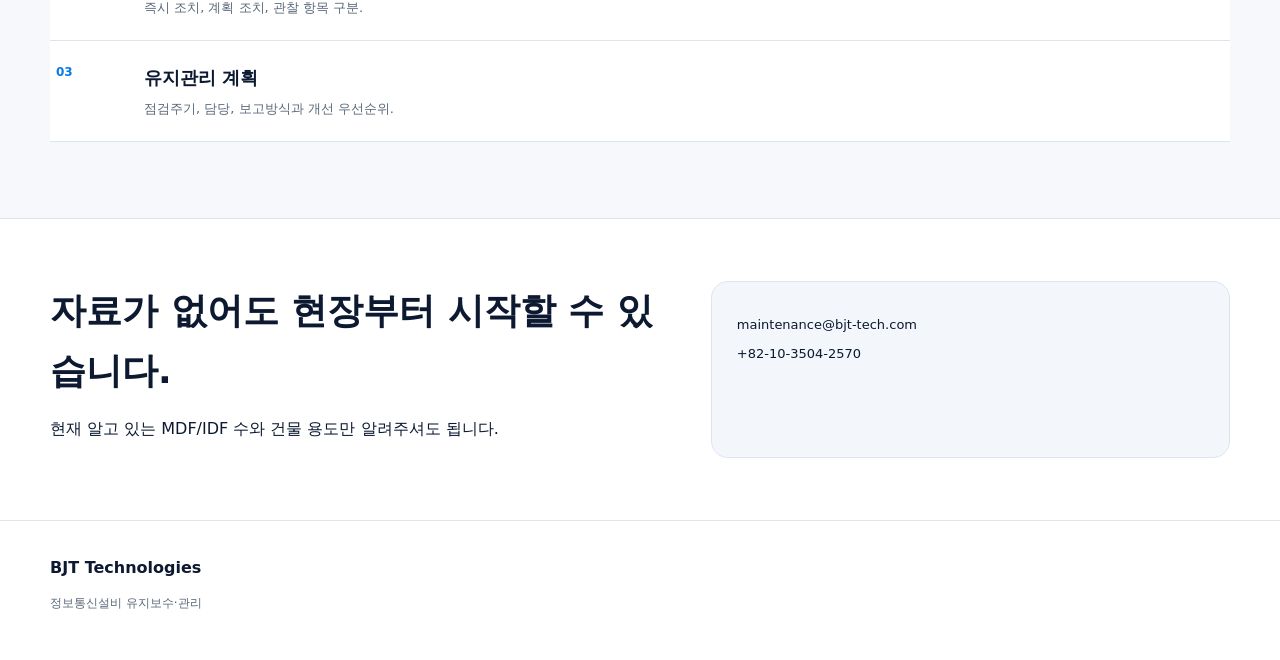
<file: faq-maintenance-start.html>
<!doctype html><html lang="ko"><head><meta charset="utf-8"/><meta name="viewport" content="width=device-width,initial-scale=1"/><meta name="description" content="설비대장이나 도면이 없어도 정보통신설비 유지보수·관리를 시작하는 방법. 현황조사부터 설비대장, 점검계획까지 단계별로 설명합니다."/><meta name="robots" content="index,follow"/><link rel="canonical" href="https://bjt-tech.com/faq-maintenance-start.html"/><title>설비대장 없이 정보통신설비 유지관리 시작하기 | BJT</title><link rel="stylesheet" href="./styles.css"/></head><body><header class="site-header"><div class="shell nav-wrap"><a class="brand" href="./index.html"><span class="logo-mark">BJT</span><span class="logo-text">TECHNOLOGIES<small>CONNECT · SECURE · OPTIMIZE · TOGETHER</small></span></a><nav class="nav"><a href="./maintenance.html">유지보수</a><a href="#start">시작방법</a><a href="#output">산출물</a><a href="#contact">상담</a></nav></div></header><main><section class="hero maintenance-hero"><div class="shell narrow"><p class="eyebrow">FAQ 05</p><h1>설비대장과 도면이 없어도 유지관리를 시작할 수 있나요?</h1><p class="hero-lead">가능합니다. 기존 자료가 부족한 건물은 현장 실사로 실제 설비를 확인하고, 그 결과를 기준으로 관리기준을 새로 세우면 됩니다.</p></div></section><section class="shell section" id="start"><div class="section-title"><div><p class="eyebrow">START FROM ZERO</p><h2>자료가 없을 때의 시작 순서</h2></div><p>처음부터 완벽한 문서를 만들기보다 운영에 필요한 핵심 정보부터 확보합니다.</p></div><div class="process-grid"><article><b>01</b><h3>현장 실사</h3><p>MDF/IDF/Rack, 주요 케이블, 통신장비와 설비 위치를 확인합니다.</p></article><article><b>02</b><h3>사진·라벨 정리</h3><p>장비·Rack·패널·포트의 사진과 식별정보를 체계화합니다.</p></article><article><b>03</b><h3>설비대장 작성</h3><p>위치, 종류, 제조사, 모델, 수량, 상태와 비고를 정리합니다.</p></article><article><b>04</b><h3>위험도 분류</h3><p>노후, 배선불량, 미라벨, 전원·환경 문제 등 우선 조치항목을 정합니다.</p></article><article><b>05</b><h3>점검주기 설정</h3><p>설비 중요도와 장애영향을 기준으로 월/분기/반기 점검주기를 정합니다.</p></article><article><b>06</b><h3>운영보고 체계</h3><p>장애·변경·개선조치와 미완료 항목을 정기보고에 반영합니다.</p></article></div></section><section class="shell section" id="output"><div class="section-title"><div><p class="eyebrow">FIRST OUTPUT</p><h2>초기 1회 조사만으로도 얻는 것</h2></div><p>이후 유지보수 계약이나 투자계획의 기준이 되는 최소한의 관리정보를 확보할 수 있습니다.</p></div><div class="deliverable-list"><article><b>01</b><div><h3>설비 현황표</h3><p>현재 무엇이 어디에 설치돼 있는지 파악.</p></div></article><article><b>02</b><div><h3>문제·위험 목록</h3><p>즉시 조치, 계획 조치, 관찰 항목 구분.</p></div></article><article><b>03</b><div><h3>유지관리 계획</h3><p>점검주기, 담당, 보고방식과 개선 우선순위.</p></div></article></div></section><section class="contact-band" id="contact"><div class="shell contact-grid"><div><h2>자료가 없어도 현장부터 시작할 수 있습니다.</h2><p>현재 알고 있는 MDF/IDF 수와 건물 용도만 알려주셔도 됩니다.</p></div><div class="contact-card"><p><a href="mailto:maintenance@bjt-tech.com">maintenance@bjt-tech.com</a></p><p>+82-10-3504-2570</p></div></div></section></main><footer><div class="shell footer-grid"><div><strong>BJT Technologies</strong><p>정보통신설비 유지보수·관리</p></div></div></footer></body></html>
</file>
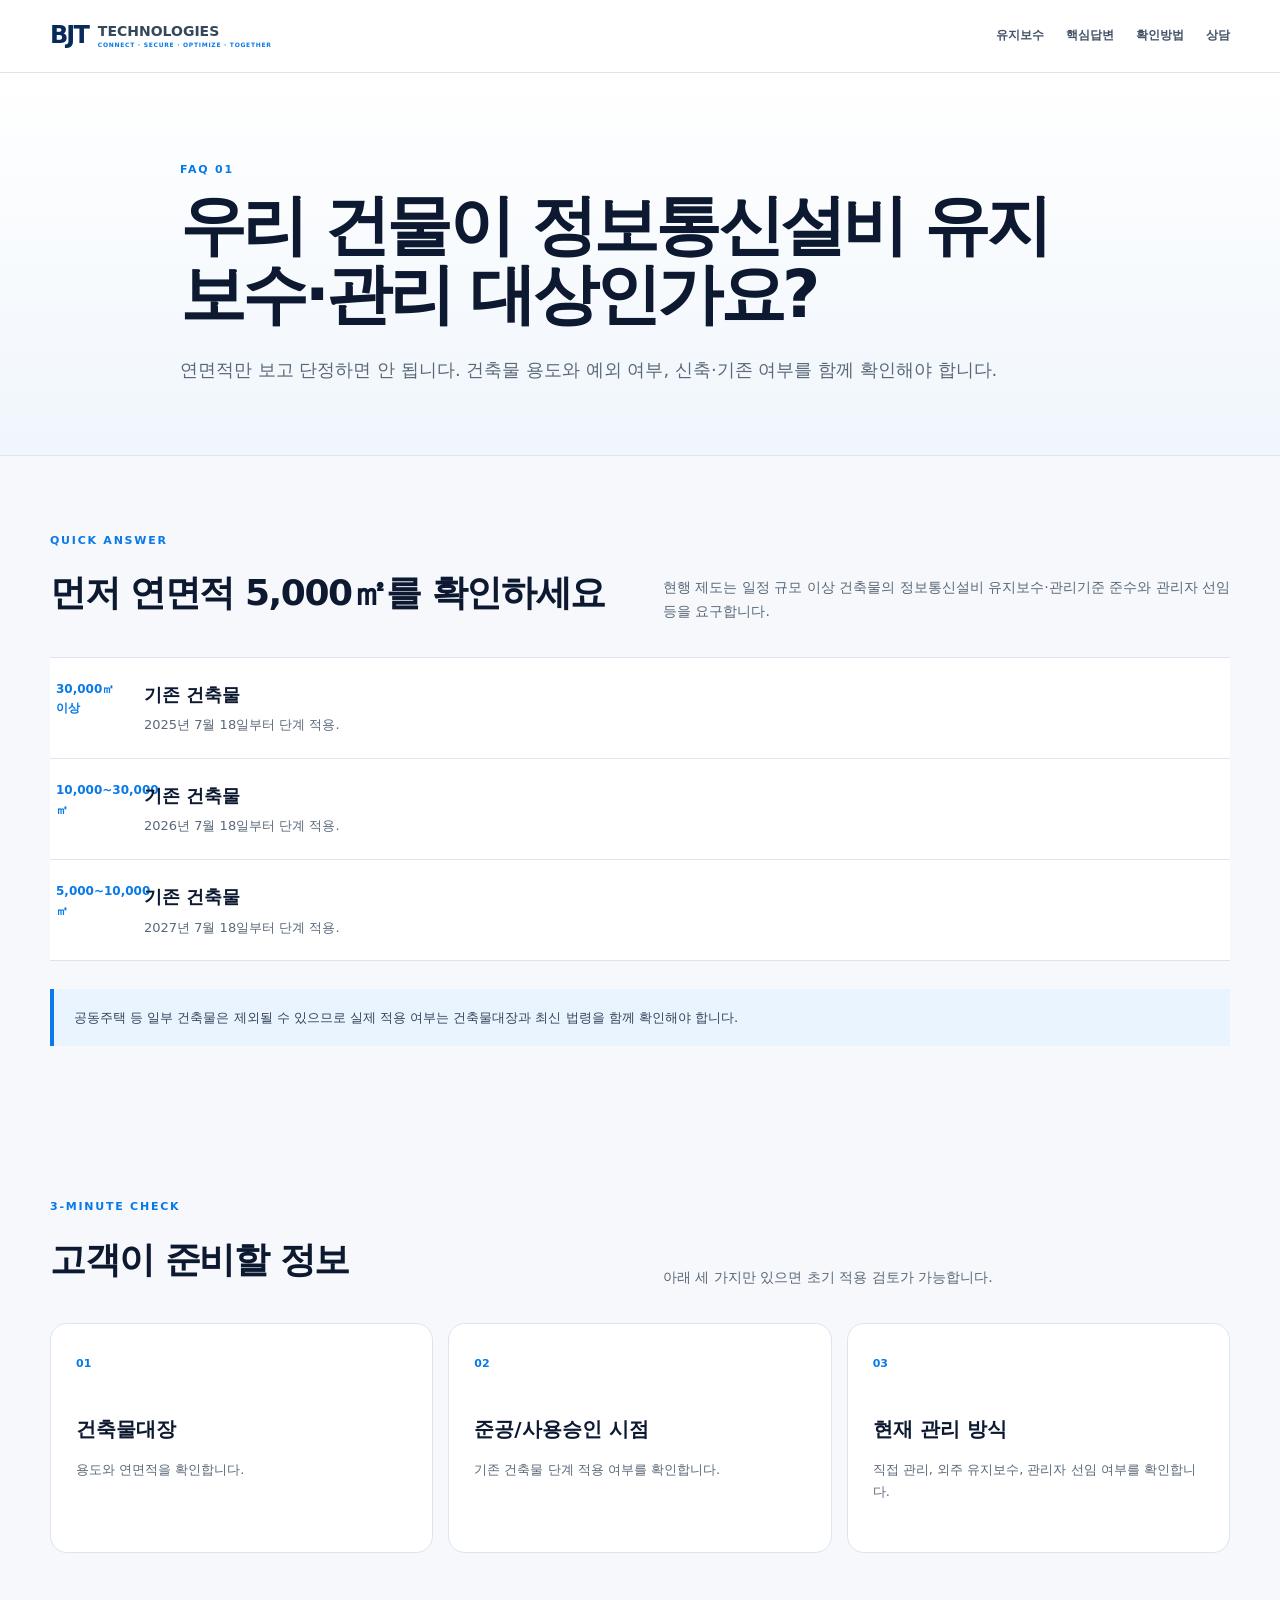
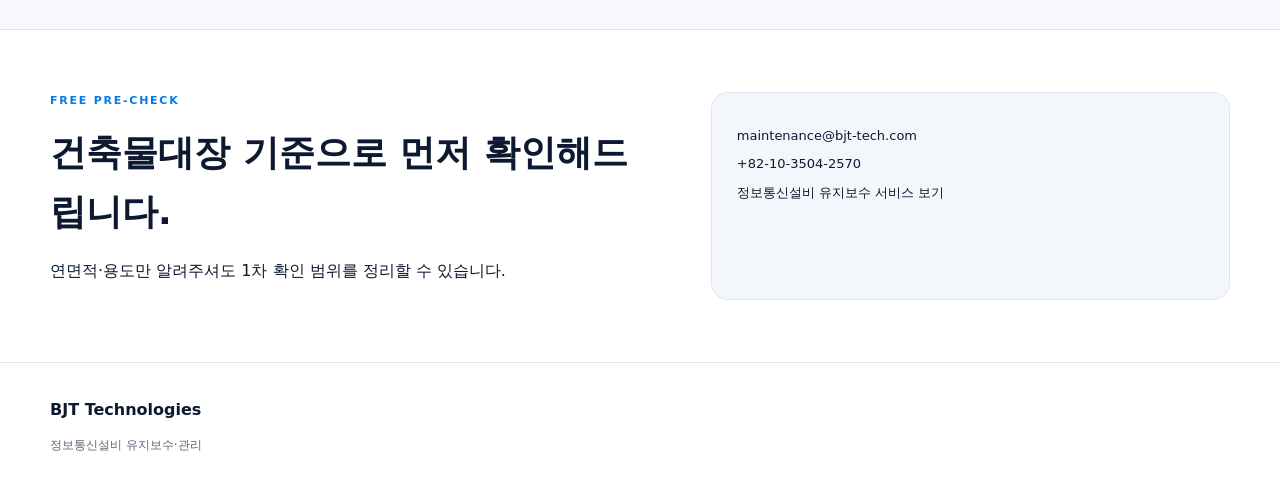
<file: faq-maintenance-target.html>
<!doctype html><html lang="ko"><head><meta charset="utf-8"/><meta name="viewport" content="width=device-width,initial-scale=1"/><meta name="description" content="정보통신설비 유지보수·관리 대상 건축물과 5,000㎡ 기준, 기존 건축물 단계 적용 일정을 BJT가 쉽게 설명합니다."/><meta name="robots" content="index,follow"/><link rel="canonical" href="https://bjt-tech.com/faq-maintenance-target.html"/><title>정보통신설비 유지보수 대상 건축물 | 5,000㎡ 기준 | BJT</title><link rel="stylesheet" href="./styles.css"/></head><body><header class="site-header"><div class="shell nav-wrap"><a class="brand" href="./index.html"><span class="logo-mark">BJT</span><span class="logo-text">TECHNOLOGIES<small>CONNECT · SECURE · OPTIMIZE · TOGETHER</small></span></a><nav class="nav"><a href="./maintenance.html">유지보수</a><a href="#answer">핵심답변</a><a href="#check">확인방법</a><a href="#contact">상담</a></nav></div></header><main><section class="hero maintenance-hero"><div class="shell narrow"><p class="eyebrow">FAQ 01</p><h1>우리 건물이 정보통신설비 유지보수·관리 대상인가요?</h1><p class="hero-lead">연면적만 보고 단정하면 안 됩니다. 건축물 용도와 예외 여부, 신축·기존 여부를 함께 확인해야 합니다.</p></div></section><section class="shell section" id="answer"><div class="section-title"><div><p class="eyebrow">QUICK ANSWER</p><h2>먼저 연면적 5,000㎡를 확인하세요</h2></div><p>현행 제도는 일정 규모 이상 건축물의 정보통신설비 유지보수·관리기준 준수와 관리자 선임 등을 요구합니다.</p></div><div class="deliverable-list"><article><b>30,000㎡ 이상</b><div><h3>기존 건축물</h3><p>2025년 7월 18일부터 단계 적용.</p></div></article><article><b>10,000~30,000㎡</b><div><h3>기존 건축물</h3><p>2026년 7월 18일부터 단계 적용.</p></div></article><article><b>5,000~10,000㎡</b><div><h3>기존 건축물</h3><p>2027년 7월 18일부터 단계 적용.</p></div></article></div><div class="notice">공동주택 등 일부 건축물은 제외될 수 있으므로 실제 적용 여부는 건축물대장과 최신 법령을 함께 확인해야 합니다.</div></section><section class="shell section" id="check"><div class="section-title"><div><p class="eyebrow">3-MINUTE CHECK</p><h2>고객이 준비할 정보</h2></div><p>아래 세 가지만 있으면 초기 적용 검토가 가능합니다.</p></div><div class="process-grid"><article><b>01</b><h3>건축물대장</h3><p>용도와 연면적을 확인합니다.</p></article><article><b>02</b><h3>준공/사용승인 시점</h3><p>기존 건축물 단계 적용 여부를 확인합니다.</p></article><article><b>03</b><h3>현재 관리 방식</h3><p>직접 관리, 외주 유지보수, 관리자 선임 여부를 확인합니다.</p></article></div></section><section class="contact-band" id="contact"><div class="shell contact-grid"><div><p class="eyebrow">FREE PRE-CHECK</p><h2>건축물대장 기준으로 먼저 확인해드립니다.</h2><p>연면적·용도만 알려주셔도 1차 확인 범위를 정리할 수 있습니다.</p></div><div class="contact-card"><p><a href="mailto:maintenance@bjt-tech.com">maintenance@bjt-tech.com</a></p><p>+82-10-3504-2570</p><p><a href="./maintenance.html">정보통신설비 유지보수 서비스 보기</a></p></div></div></section></main><footer><div class="shell footer-grid"><div><strong>BJT Technologies</strong><p>정보통신설비 유지보수·관리</p></div></div></footer></body></html>
</file>
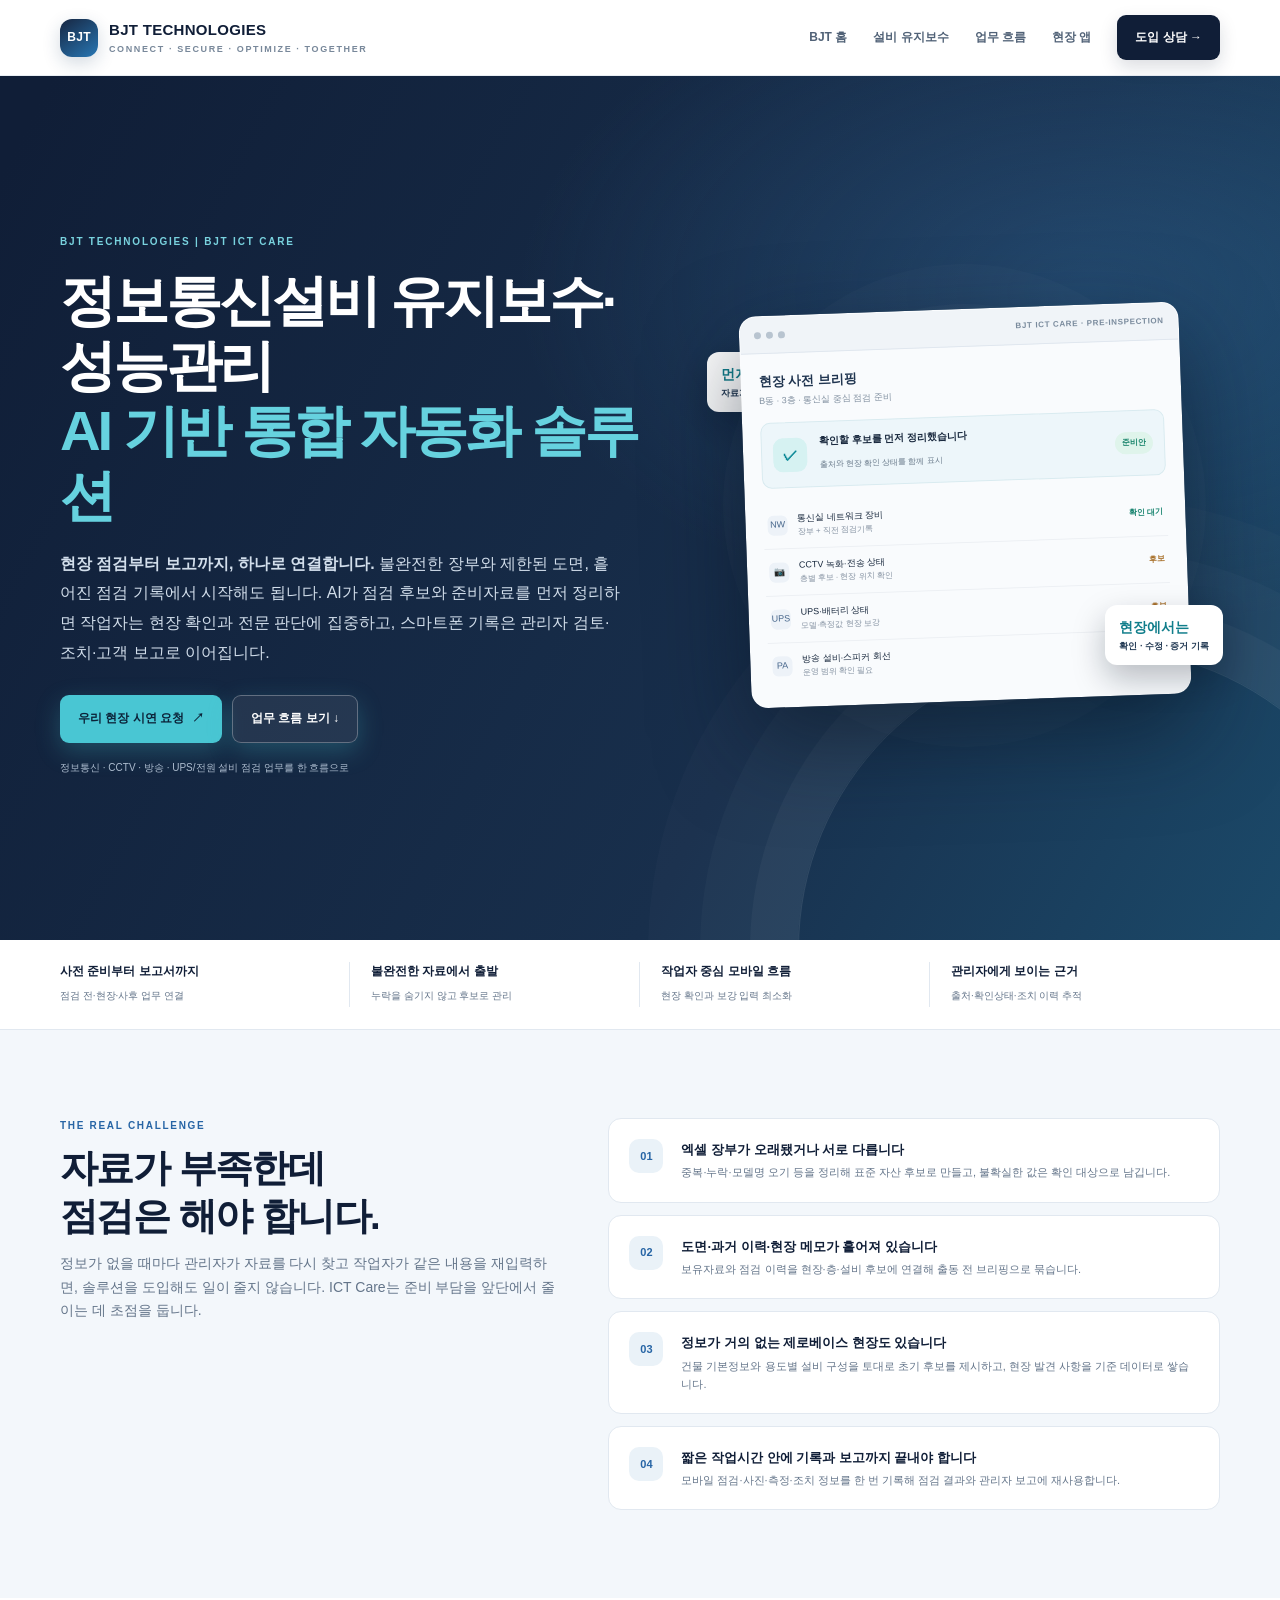
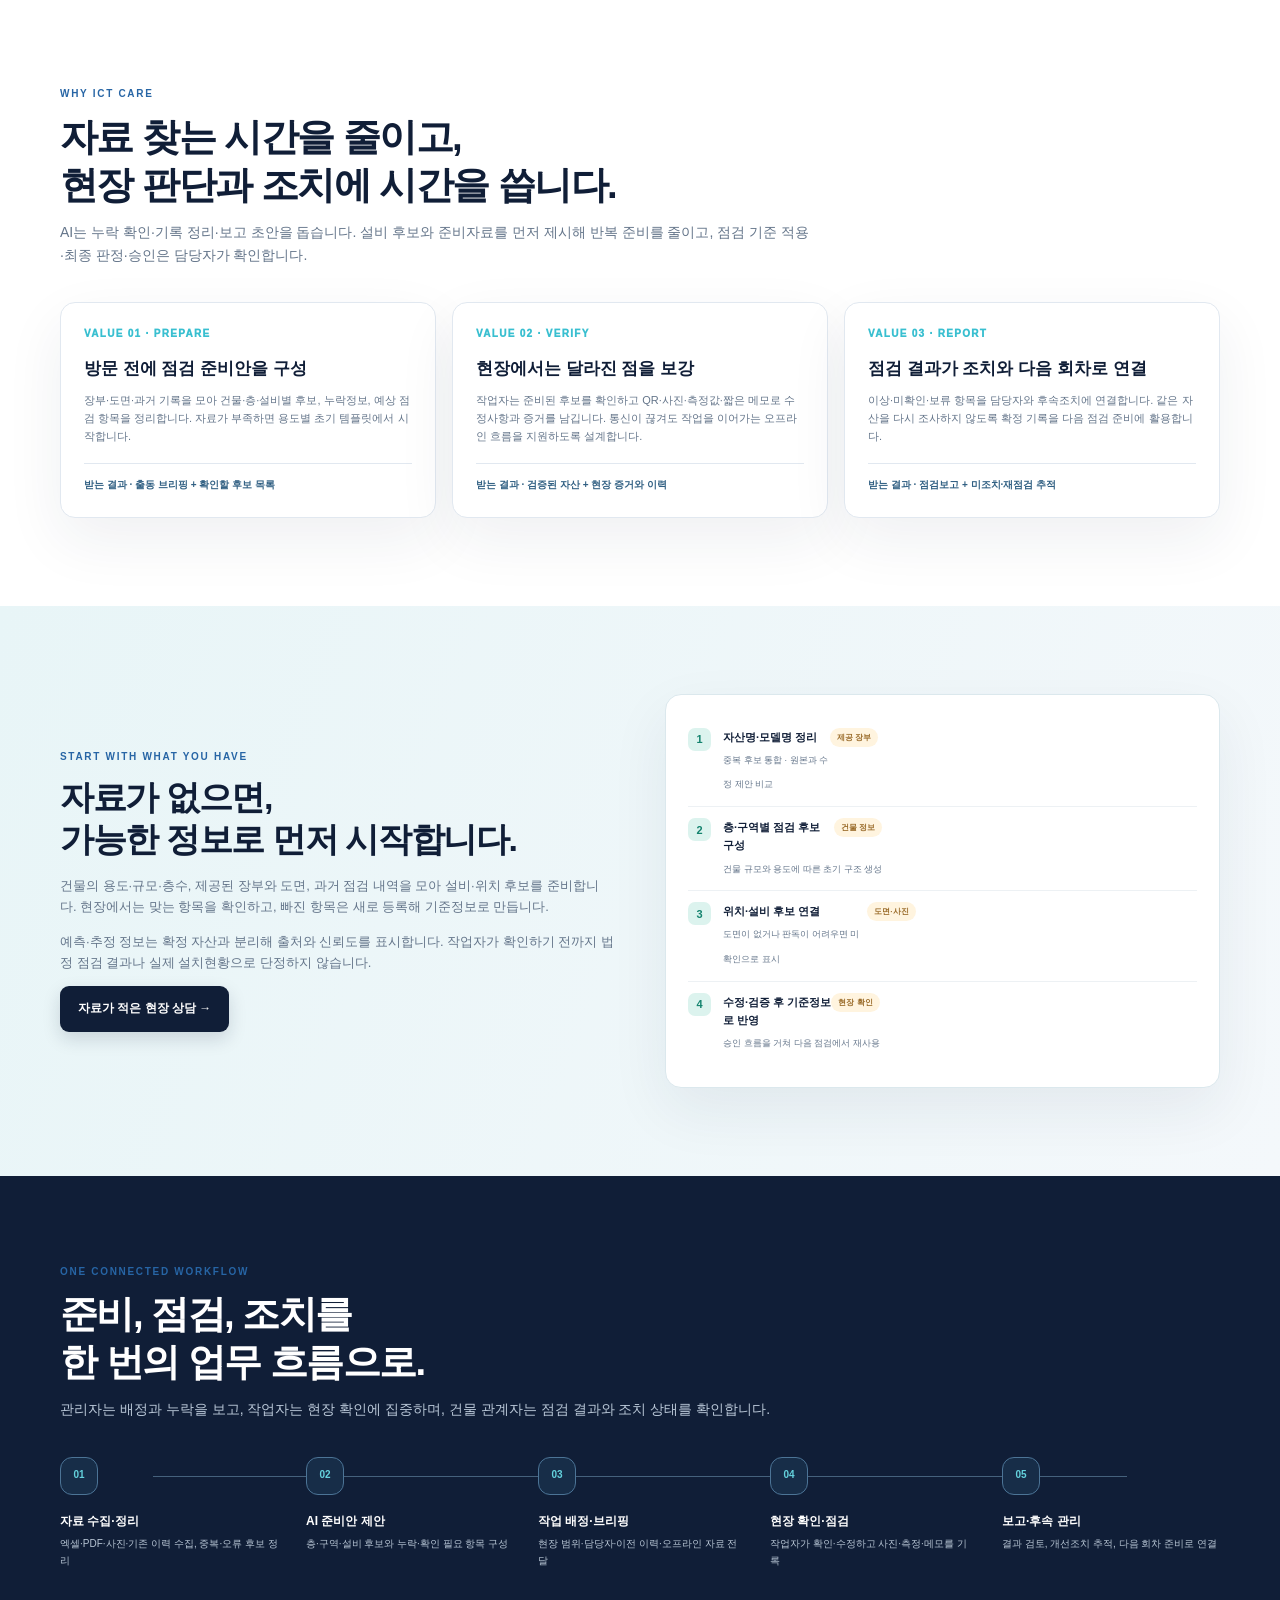
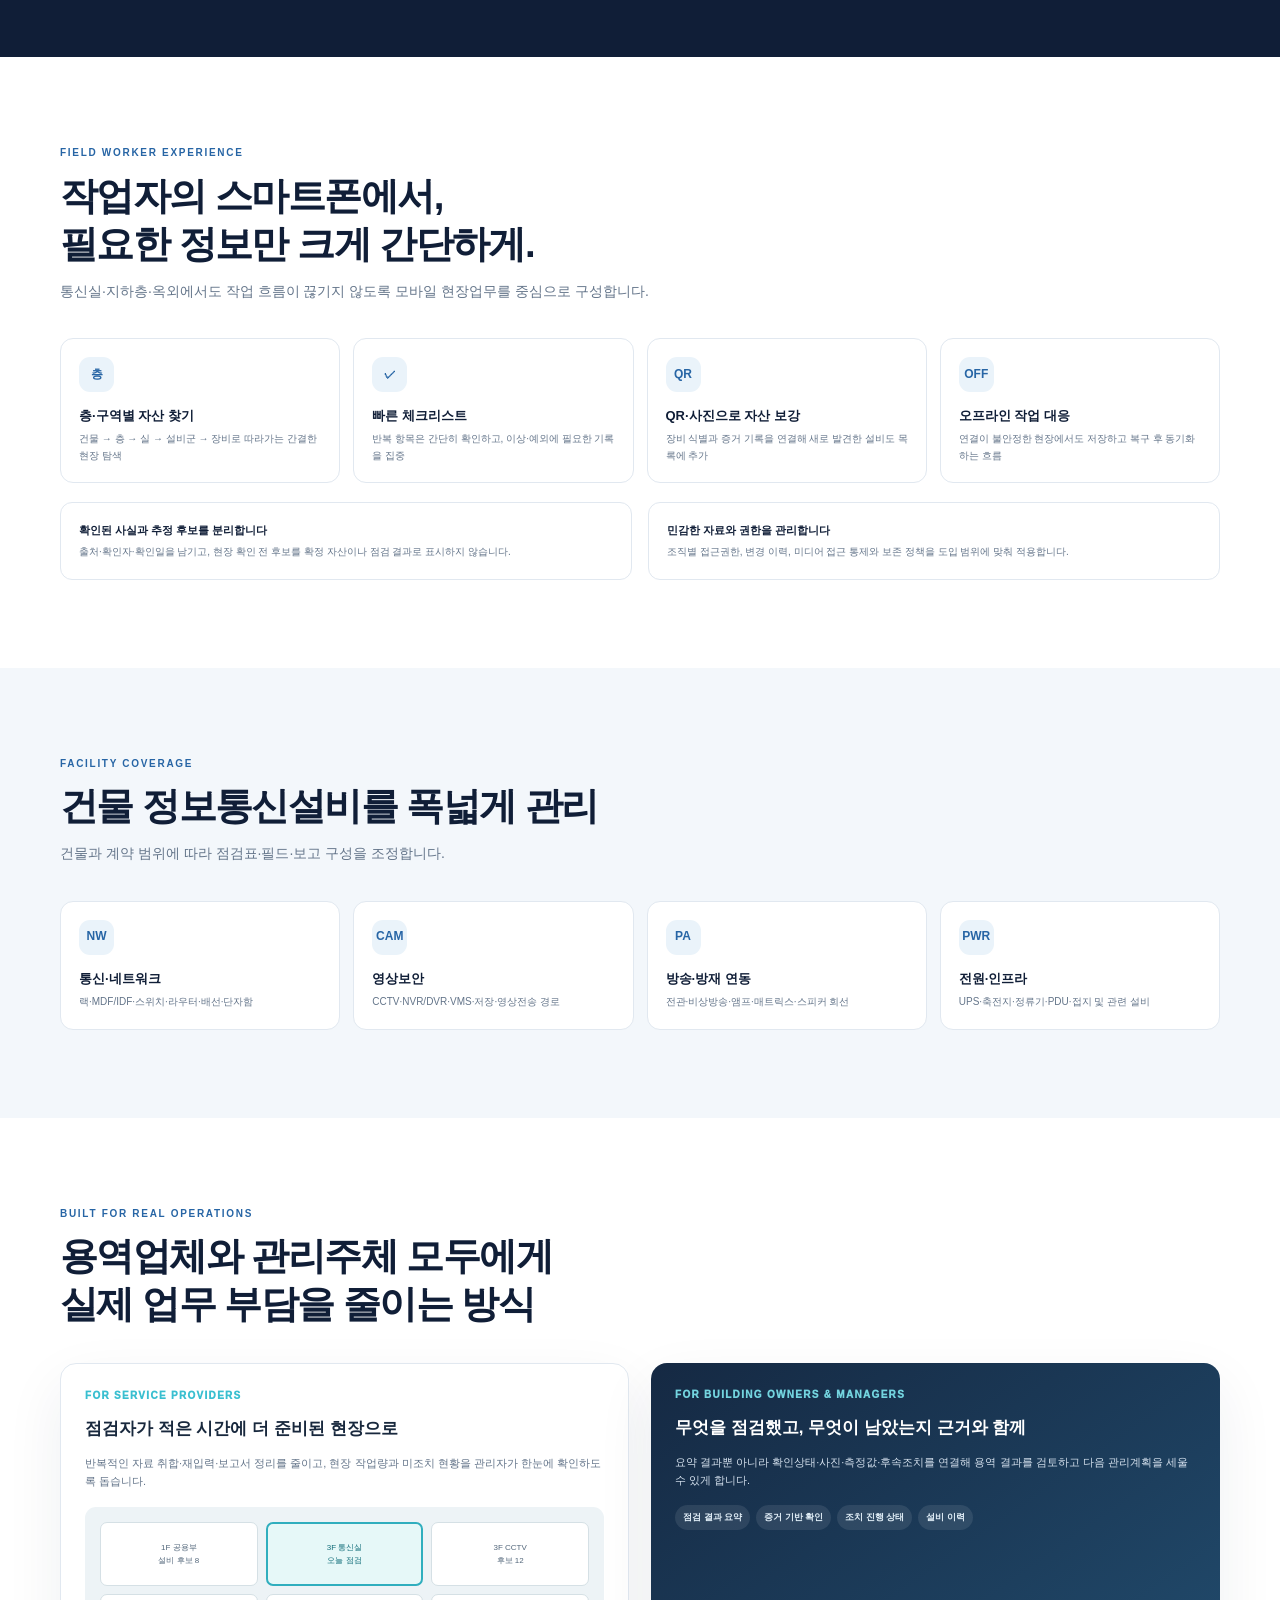
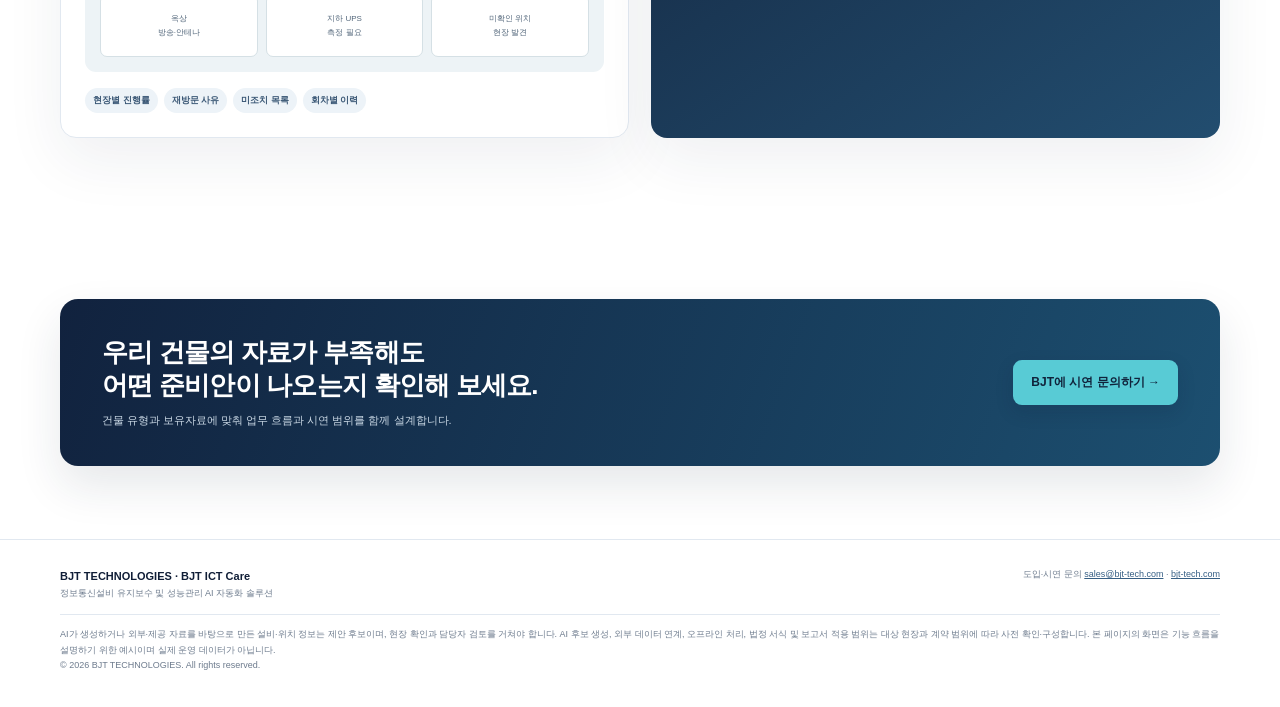
<file: ictcare.html>
<!doctype html>
<html lang="ko">
<head>
<meta charset="utf-8"><meta name="viewport" content="width=device-width,initial-scale=1">
<meta name="description" content="BJT ICT Care는 AI 기반 정보통신설비 유지보수·성능관리 통합 자동화 솔루션입니다. 제한된 자료에서 점검 후보를 먼저 준비하고 현장 점검부터 보고까지 연결합니다.">
<meta name="robots" content="index,follow">
<link rel="canonical" href="https://bjt-tech.com/ictcare.html">
<meta property="og:type" content="website">
<meta property="og:title" content="BJT ICT Care | AI 기반 정보통신설비 유지보수·성능관리">
<meta property="og:description" content="AI가 점검 후보와 준비자료를 먼저 정리하고, 작업자는 현장 확인에 집중합니다. 현장 점검부터 보고까지 하나로 연결합니다.">
<meta property="og:url" content="https://bjt-tech.com/ictcare.html">
<title>BJT ICT Care | AI 기반 정보통신설비 유지보수·성능관리</title>
<style>
:root{--navy:#101e37;--blue:#2765a5;--cyan:#39bfd0;--ink:#18283d;--muted:#64758a;--line:#e1e8f0;--pale:#f3f7fb;--white:#fff;--green:#14977e;--shadow:0 22px 60px #162b4612}*{box-sizing:border-box}html{scroll-behavior:smooth}body{margin:0;color:var(--ink);font:15px/1.65 -apple-system,BlinkMacSystemFont,"Apple SD Gothic Neo","Malgun Gothic",sans-serif;background:#fff}a{color:inherit;text-decoration:none}.container{width:min(1160px,calc(100% - 44px));margin:auto}.nav{height:76px;border-bottom:1px solid #e9eef3;background:#ffffffed;backdrop-filter:blur(14px);position:sticky;top:0;z-index:5}.navin{height:100%;display:flex;align-items:center;justify-content:space-between}.brand{display:flex;align-items:center;gap:11px;color:var(--navy);font-weight:900;letter-spacing:.02em}.mark{display:grid;place-items:center;width:38px;height:38px;border-radius:12px;color:white;font-size:12px;background:linear-gradient(145deg,#172641,#2877b4);box-shadow:0 6px 18px #17396130}.brand small{display:block;color:#78889a;font-size:9px;letter-spacing:.18em}.navlinks{display:flex;gap:26px;align-items:center;color:#516277;font-size:12px;font-weight:750}.navlinks a:hover{color:var(--blue)}.button{display:inline-flex;align-items:center;justify-content:center;gap:8px;padding:13px 18px;border-radius:9px;background:var(--navy);color:#fff;font-weight:850;font-size:12px;box-shadow:0 7px 18px #101e3726;transition:.2s}.button:hover{transform:translateY(-2px);background:#203d62}.button.outline{background:#fff;color:var(--navy);border:1px solid #cad7e5;box-shadow:none}.hero{overflow:hidden;background:radial-gradient(ellipse at 85% 25%,#336a9b66,transparent 37%),linear-gradient(118deg,#101e37 3%,#182f4c 63%,#1b4969);color:#fff;position:relative}.hero:after{content:"";position:absolute;right:-120px;bottom:-310px;width:600px;height:600px;border:1px solid #ffffff1b;border-radius:50%;box-shadow:0 0 0 48px #ffffff09,0 0 0 98px #ffffff06,0 0 0 150px #ffffff04}.hero-grid{display:grid;grid-template-columns:1.08fr .92fr;gap:50px;align-items:center;min-height:590px;padding:70px 0 76px;position:relative;z-index:1}.eyebrow{font-size:10px;font-weight:900;letter-spacing:.18em;color:#79d3df}.hero h1{font-size:clamp(36px,4.4vw,58px);line-height:1.16;letter-spacing:-.055em;margin:17px 0 20px}.hero h1 em{font-style:normal;color:#66d2df}.lead{font-size:16px;color:#d2deeb;max-width:560px;line-height:1.85;margin:0}.hero-actions{display:flex;gap:10px;flex-wrap:wrap;margin-top:28px}.hero .button{background:#49c6d3;color:#0b2238;box-shadow:0 8px 25px #40b9c747}.hero .button.outline{background:#ffffff12;border-color:#ffffff48;color:white}.hero-note{font-size:10px;color:#aebed0;margin-top:17px}.visual{min-height:355px;position:relative;display:grid;place-items:center}.orbit{position:absolute;width:335px;height:335px;border:1px solid #ffffff22;border-radius:50%;box-shadow:0 0 0 34px #ffffff07,0 0 0 74px #ffffff05}.screen{position:relative;width:min(100%,440px);border:1px solid #ffffff38;background:#f9fbfd;color:var(--ink);border-radius:17px;box-shadow:0 35px 90px #07132188;overflow:hidden;transform:rotate(-2deg)}.screenbar{height:37px;background:#f0f4f8;border-bottom:1px solid #e0e7ef;display:flex;align-items:center;padding:0 14px;gap:5px}.dot{width:7px;height:7px;border-radius:50%;background:#b8c4d0}.screenlabel{margin-left:auto;font-size:8px;color:#7a8b9d;font-weight:800;letter-spacing:.08em}.screenbody{padding:17px}.screen-title{font-size:13px;font-weight:900;color:#203550}.screen-sub{font-size:9px;color:#8190a0;margin-top:2px}.health{display:flex;align-items:center;gap:12px;background:#edf6fa;border:1px solid #d9ebf0;border-radius:10px;padding:11px;margin:14px 0}.health-icon{width:34px;height:34px;border-radius:10px;background:#d6f2f2;color:#078795;display:grid;place-items:center;font-weight:900}.health b{display:block;font-size:10px}.health small{color:#697a8a;font-size:8px}.health .tag{margin-left:auto;background:#dff4eb;color:#17836a;border-radius:20px;padding:4px 7px;font-size:8px;font-weight:900}.asset{display:grid;grid-template-columns:22px 1fr auto;align-items:center;gap:8px;padding:9px 4px;border-bottom:1px solid #edf0f4;font-size:9px}.asset:last-child{border:0}.ico{height:20px;width:20px;background:#edf2f8;border-radius:6px;display:grid;place-items:center;color:#47668b;font-size:9px}.asset small{display:block;color:#8491a1;font-size:8px}.state{color:#16836e;font-size:8px;font-weight:900}.confidence{color:#a56b22}.float{position:absolute;background:#fff;color:#233a54;border:1px solid #ffffff80;border-radius:12px;padding:10px 13px;box-shadow:0 14px 32px #07132144;font-size:9px;font-weight:850}.float.one{left:-2px;top:43px}.float.two{right:-3px;bottom:36px}.float strong{display:block;color:#117e8b;font-size:14px}.proof{border-bottom:1px solid var(--line);background:#fff}.proofin{display:grid;grid-template-columns:repeat(4,1fr);padding:22px 0}.proofitem{padding:0 21px;border-right:1px solid var(--line)}.proofitem:first-child{padding-left:0}.proofitem:last-child{border:0}.proofitem b{display:block;color:var(--navy);font-size:12px}.proofitem span{font-size:10px;color:var(--muted)}section{padding:88px 0}.section-head{max-width:750px;margin-bottom:35px}.kicker{font-size:10px;color:var(--blue);font-weight:900;letter-spacing:.17em}.section-head h2{font-size:clamp(28px,3vw,40px);line-height:1.25;letter-spacing:-.04em;color:var(--navy);margin:10px 0 12px}.section-head p{color:var(--muted);font-size:14px;margin:0}.problem{background:var(--pale)}.problem-grid{display:grid;grid-template-columns:.9fr 1.1fr;gap:48px;align-items:start}.problem .section-head{position:sticky;top:112px;margin:0}.pain-list{display:grid;gap:12px}.pain{display:grid;grid-template-columns:38px 1fr;gap:14px;padding:20px;background:white;border:1px solid var(--line);border-radius:13px}.painnum{width:34px;height:34px;border-radius:10px;background:#eaf2f8;display:grid;place-items:center;color:var(--blue);font-size:11px;font-weight:900}.pain b{display:block;color:var(--navy);font-size:13px;margin-bottom:3px}.pain p{margin:0;color:var(--muted);font-size:11px}.promise-grid{display:grid;grid-template-columns:repeat(3,1fr);gap:16px}.promise-card{padding:23px;border:1px solid var(--line);border-radius:15px;background:#fff;box-shadow:var(--shadow)}.number{font-size:10px;letter-spacing:.13em;color:var(--cyan);font-weight:950}.promise-card h3{font-size:17px;color:var(--navy);margin:12px 0 8px}.promise-card p{font-size:11px;color:var(--muted);margin:0}.promise-card .result{margin-top:18px;padding-top:13px;border-top:1px solid var(--line);font-size:10px;color:#316083;font-weight:850}.flow{background:var(--navy);color:#fff}.flow .section-head h2{color:white}.flow .section-head p{color:#bac8d8}.flowrow{display:grid;grid-template-columns:repeat(5,1fr);gap:0;position:relative}.flowrow:before{content:"";height:1px;background:#45617c;position:absolute;left:8%;right:8%;top:19px}.flowstep{position:relative;padding:0 14px}.flowstep:first-child{padding-left:0}.flowstep:last-child{padding-right:0}.stepdot{width:38px;height:38px;border:1px solid #4c7496;background:#172d48;color:#64d2dd;border-radius:12px;display:grid;place-items:center;font-size:10px;font-weight:900;position:relative;z-index:1}.flowstep h3{font-size:12px;margin:17px 0 5px}.flowstep p{font-size:10px;color:#b8c6d5;margin:0}.highlight{color:#73d4df}.no-data{background:linear-gradient(110deg,#e8f5f7,#f4f8fb)}.no-data-grid{display:grid;grid-template-columns:1fr 1fr;gap:50px;align-items:center}.no-data h2{font-size:34px;line-height:1.25;letter-spacing:-.04em;color:var(--navy);margin:10px 0 14px}.no-data p{font-size:13px;color:var(--muted)}.stepsbox{background:white;border:1px solid #dbe8ed;border-radius:16px;padding:22px;box-shadow:var(--shadow)}.candidate{display:flex;gap:12px;padding:11px 0;border-bottom:1px solid #edf1f4}.candidate:last-child{border:0}.check{width:23px;height:23px;flex:0 0 23px;border-radius:7px;background:#dcf3ee;color:#14836e;display:grid;place-items:center;font-size:11px;font-weight:900}.candidate b{display:block;color:var(--navy);font-size:11px}.candidate small{font-size:9px;color:var(--muted)}.sourcechip{float:right;color:#9a6b29;background:#fff4df;border-radius:20px;padding:3px 7px;font-size:8px;font-weight:900}.modules{background:var(--pale)}.module-grid{display:grid;grid-template-columns:repeat(4,1fr);gap:13px}.module{background:white;border:1px solid var(--line);border-radius:13px;padding:18px}.moduleicon{width:35px;height:35px;border-radius:11px;background:#eaf3fa;color:var(--blue);display:grid;place-items:center;font-weight:900;font-size:12px}.module h3{font-size:13px;color:var(--navy);margin:13px 0 5px}.module p{font-size:10px;color:var(--muted);margin:0}.guard{display:grid;grid-template-columns:1fr 1fr;gap:16px;margin-top:19px}.guardbox{padding:18px;border-radius:12px;background:#fff;border:1px solid var(--line)}.guardbox b{display:block;font-size:11px;color:var(--navy);margin-bottom:5px}.guardbox p{font-size:10px;color:var(--muted);margin:0}.demo{display:grid;grid-template-columns:1fr 1fr;gap:22px;align-items:stretch}.demo-card{border:1px solid var(--line);border-radius:16px;padding:24px;background:white;box-shadow:var(--shadow)}.demo-card.dark{background:linear-gradient(145deg,#152943,#224d6f);color:white;border:0}.demo-card h3{font-size:17px;margin:10px 0}.demo-card p{font-size:11px;color:var(--muted)}.demo-card.dark p{color:#d4e0ed}.mockmap{height:165px;background:#edf3f6;border-radius:11px;margin-top:17px;padding:15px;display:grid;grid-template-columns:repeat(3,1fr);gap:8px}.room{border:1px solid #d5e0e5;background:white;border-radius:7px;display:grid;place-items:center;text-align:center;font-size:8px;color:#52667a}.room.active{border:2px solid #30aebe;background:#e6f8f8;color:#126e7a}.pillrow{display:flex;flex-wrap:wrap;gap:6px;margin-top:16px}.pill{background:#edf3f8;color:#3b5876;padding:5px 8px;border-radius:20px;font-size:9px;font-weight:800}.dark .pill{background:#ffffff17;color:#e1eef7}.cta{padding:73px 0;background:#fff}.ctabox{padding:37px 42px;background:linear-gradient(110deg,#11223e,#1c4f70);color:white;border-radius:18px;display:flex;align-items:center;justify-content:space-between;gap:24px;box-shadow:0 20px 45px #182c441c}.ctabox h2{font-size:26px;line-height:1.3;margin:0 0 8px;letter-spacing:-.03em}.ctabox p{font-size:11px;color:#cad8e5;margin:0}.ctabox .button{white-space:nowrap;background:#58cbd5;color:#10233b}.footer{border-top:1px solid var(--line);padding:27px 0 34px;color:#6d7b8d;font-size:9px}.footrow{display:flex;justify-content:space-between;gap:20px}.footbrand{font-size:11px;color:var(--navy);font-weight:900}.footer a{color:#365f85;text-decoration:underline}.legal{margin-top:14px;padding-top:12px;border-top:1px solid var(--line);line-height:1.7}.menu{display:none}
@media(max-width:850px){.navlinks a:not(.button){display:none}.hero-grid{grid-template-columns:1fr;gap:25px;padding:60px 0}.visual{min-height:340px}.proofin{grid-template-columns:repeat(2,1fr);gap:15px}.proofitem:nth-child(2){border:0}.problem-grid,.no-data-grid{grid-template-columns:1fr;gap:28px}.problem .section-head{position:static}.promise-grid{grid-template-columns:1fr}.flowrow{grid-template-columns:1fr;gap:18px}.flowrow:before{left:18px;right:auto;top:20px;bottom:20px;width:1px;height:auto}.flowstep{display:grid;grid-template-columns:40px 1fr;column-gap:12px;padding:0}.stepdot{grid-row:span 2}.flowstep h3{margin:0 0 2px}.module-grid{grid-template-columns:repeat(2,1fr)}.ctabox{padding:28px;display:block}.ctabox .button{margin-top:18px}.demo{grid-template-columns:1fr}}
@media(max-width:520px){.container{width:min(100% - 30px,1160px)}.nav{height:65px}.navlinks{gap:0}.navlinks .button{padding:10px 12px;font-size:10px}.brand{font-size:13px}.mark{width:33px;height:33px}.hero-grid{padding:45px 0}.hero h1{font-size:37px}.lead{font-size:14px}.visual{min-height:292px}.screen{width:94%}.orbit{width:255px;height:255px}.float.one{left:0;top:20px}.float.two{right:0;bottom:14px}.proofitem{padding:0 10px}.proofitem b{font-size:10px}.proofitem span{font-size:9px}section{padding:62px 0}.module-grid,.guard{grid-template-columns:1fr}.ctabox h2{font-size:22px}.footrow{display:block}.footrow div+div{margin-top:11px}}
</style>
</head>
<body>
<header class="nav"><div class="container navin"><a class="brand" href="https://bjt-tech.com/"><span class="mark">BJT</span><span>BJT TECHNOLOGIES<small>CONNECT · SECURE · OPTIMIZE · TOGETHER</small></span></a><nav class="navlinks"><a href="./index.html">BJT 홈</a><a href="./maintenance.html">설비 유지보수</a><a href="#workflow">업무 흐름</a><a href="#field">현장 앱</a><a class="button" href="mailto:sales@bjt-tech.com?subject=BJT%20ICT%20Care%20%EC%86%94%EB%A3%A8%EC%85%98%20%EC%83%81%EB%8B%B4">도입 상담 →</a></nav></div></header>
<main>
<section class="hero"><div class="container hero-grid"><div><div class="eyebrow">BJT TECHNOLOGIES | BJT ICT CARE</div><h1>정보통신설비 유지보수·성능관리<br><em>AI 기반 통합 자동화 솔루션</em></h1><p class="lead"><strong>현장 점검부터 보고까지, 하나로 연결합니다.</strong> 불완전한 장부와 제한된 도면, 흩어진 점검 기록에서 시작해도 됩니다. AI가 점검 후보와 준비자료를 먼저 정리하면 작업자는 현장 확인과 전문 판단에 집중하고, 스마트폰 기록은 관리자 검토·조치·고객 보고로 이어집니다.</p><div class="hero-actions"><a class="button" href="mailto:sales@bjt-tech.com?subject=BJT%20ICT%20Care%20%EC%8B%9C%EC%97%B0%20%EC%83%81%EB%8B%B4">우리 현장 시연 요청 <span>↗</span></a><a class="button outline" href="#workflow">업무 흐름 보기 ↓</a></div><div class="hero-note">정보통신 · CCTV · 방송 · UPS/전원 설비 점검 업무를 한 흐름으로</div></div>
<div class="visual"><div class="orbit"></div><div class="float one"><strong>먼저 준비</strong>자료가 적어도 시작</div><div class="screen"><div class="screenbar"><i class="dot"></i><i class="dot"></i><i class="dot"></i><span class="screenlabel">BJT ICT CARE · PRE-INSPECTION</span></div><div class="screenbody"><div class="screen-title">현장 사전 브리핑</div><div class="screen-sub">B동 · 3층 · 통신실 중심 점검 준비</div><div class="health"><div class="health-icon">✓</div><div><b>확인할 후보를 먼저 정리했습니다</b><small>출처와 현장 확인 상태를 함께 표시</small></div><span class="tag">준비안</span></div><div class="asset"><span class="ico">NW</span><span>통신실 네트워크 장비<small>장부 + 직전 점검기록</small></span><span class="state">확인 대기</span></div><div class="asset"><span class="ico">📷</span><span>CCTV 녹화·전송 상태<small>층별 후보 · 현장 위치 확인</small></span><span class="state confidence">후보</span></div><div class="asset"><span class="ico">UPS</span><span>UPS·배터리 상태<small>모델·측정값 현장 보강</small></span><span class="state confidence">후보</span></div><div class="asset"><span class="ico">PA</span><span>방송 설비·스피커 회선<small>운영 범위 확인 필요</small></span><span class="state confidence">후보</span></div></div></div><div class="float two"><strong>현장에서는</strong>확인 · 수정 · 증거 기록</div></div></div></section>
<div class="proof"><div class="container proofin"><div class="proofitem"><b>사전 준비부터 보고서까지</b><span>점검 전·현장·사후 업무 연결</span></div><div class="proofitem"><b>불완전한 자료에서 출발</b><span>누락을 숨기지 않고 후보로 관리</span></div><div class="proofitem"><b>작업자 중심 모바일 흐름</b><span>현장 확인과 보강 입력 최소화</span></div><div class="proofitem"><b>관리자에게 보이는 근거</b><span>출처·확인상태·조치 이력 추적</span></div></div></div>
<section class="problem"><div class="container problem-grid"><div class="section-head"><div class="kicker">THE REAL CHALLENGE</div><h2>자료가 부족한데<br>점검은 해야 합니다.</h2><p>정보가 없을 때마다 관리자가 자료를 다시 찾고 작업자가 같은 내용을 재입력하면, 솔루션을 도입해도 일이 줄지 않습니다. ICT Care는 준비 부담을 앞단에서 줄이는 데 초점을 둡니다.</p></div><div class="pain-list"><article class="pain"><span class="painnum">01</span><div><b>엑셀 장부가 오래됐거나 서로 다릅니다</b><p>중복·누락·모델명 오기 등을 정리해 표준 자산 후보로 만들고, 불확실한 값은 확인 대상으로 남깁니다.</p></div></article><article class="pain"><span class="painnum">02</span><div><b>도면·과거 이력·현장 메모가 흩어져 있습니다</b><p>보유자료와 점검 이력을 현장·층·설비 후보에 연결해 출동 전 브리핑으로 묶습니다.</p></div></article><article class="pain"><span class="painnum">03</span><div><b>정보가 거의 없는 제로베이스 현장도 있습니다</b><p>건물 기본정보와 용도별 설비 구성을 토대로 초기 후보를 제시하고, 현장 발견 사항을 기준 데이터로 쌓습니다.</p></div></article><article class="pain"><span class="painnum">04</span><div><b>짧은 작업시간 안에 기록과 보고까지 끝내야 합니다</b><p>모바일 점검·사진·측정·조치 정보를 한 번 기록해 점검 결과와 관리자 보고에 재사용합니다.</p></div></article></div></div></section>
<section id="solution"><div class="container"><div class="section-head"><div class="kicker">WHY ICT CARE</div><h2>자료 찾는 시간을 줄이고,<br>현장 판단과 조치에 시간을 씁니다.</h2><p>AI는 누락 확인·기록 정리·보고 초안을 돕습니다. 설비 후보와 준비자료를 먼저 제시해 반복 준비를 줄이고, 점검 기준 적용·최종 판정·승인은 담당자가 확인합니다.</p></div><div class="promise-grid"><article class="promise-card"><div class="number">VALUE 01 · PREPARE</div><h3>방문 전에 점검 준비안을 구성</h3><p>장부·도면·과거 기록을 모아 건물·층·설비별 후보, 누락정보, 예상 점검 항목을 정리합니다. 자료가 부족하면 용도별 초기 템플릿에서 시작합니다.</p><div class="result">받는 결과 · 출동 브리핑 + 확인할 후보 목록</div></article><article class="promise-card"><div class="number">VALUE 02 · VERIFY</div><h3>현장에서는 달라진 점을 보강</h3><p>작업자는 준비된 후보를 확인하고 QR·사진·측정값·짧은 메모로 수정사항과 증거를 남깁니다. 통신이 끊겨도 작업을 이어가는 오프라인 흐름을 지원하도록 설계합니다.</p><div class="result">받는 결과 · 검증된 자산 + 현장 증거와 이력</div></article><article class="promise-card"><div class="number">VALUE 03 · REPORT</div><h3>점검 결과가 조치와 다음 회차로 연결</h3><p>이상·미확인·보류 항목을 담당자와 후속조치에 연결합니다. 같은 자산을 다시 조사하지 않도록 확정 기록을 다음 점검 준비에 활용합니다.</p><div class="result">받는 결과 · 점검보고 + 미조치·재점검 추적</div></article></div></div></section>
<section class="no-data"><div class="container no-data-grid"><div><div class="kicker">START WITH WHAT YOU HAVE</div><h2>자료가 없으면,<br>가능한 정보로 먼저 시작합니다.</h2><p>건물의 용도·규모·층수, 제공된 장부와 도면, 과거 점검 내역을 모아 설비·위치 후보를 준비합니다. 현장에서는 맞는 항목을 확인하고, 빠진 항목은 새로 등록해 기준정보로 만듭니다.</p><p>예측·추정 정보는 확정 자산과 분리해 출처와 신뢰도를 표시합니다. 작업자가 확인하기 전까지 법정 점검 결과나 실제 설치현황으로 단정하지 않습니다.</p><a class="button" href="mailto:sales@bjt-tech.com?subject=ICT%20Care%20%EC%9E%90%EB%A3%8C%EC%97%86%EB%8A%94%20%ED%98%84%EC%9E%A5%20%EC%8B%9C%EC%97%B0">자료가 적은 현장 상담 →</a></div><div class="stepsbox"><div class="candidate"><span class="check">1</span><div><span class="sourcechip">제공 장부</span><b>자산명·모델명 정리</b><small>중복 후보 통합 · 원본과 수정 제안 비교</small></div></div><div class="candidate"><span class="check">2</span><div><span class="sourcechip">건물 정보</span><b>층·구역별 점검 후보 구성</b><small>건물 규모와 용도에 따른 초기 구조 생성</small></div></div><div class="candidate"><span class="check">3</span><div><span class="sourcechip">도면·사진</span><b>위치·설비 후보 연결</b><small>도면이 없거나 판독이 어려우면 미확인으로 표시</small></div></div><div class="candidate"><span class="check">4</span><div><span class="sourcechip">현장 확인</span><b>수정·검증 후 기준정보로 반영</b><small>승인 흐름을 거쳐 다음 점검에서 재사용</small></div></div></div></div></section>
<section id="workflow" class="flow"><div class="container"><div class="section-head"><div class="kicker">ONE CONNECTED WORKFLOW</div><h2>준비, 점검, 조치를<br>한 번의 업무 흐름으로.</h2><p>관리자는 배정과 누락을 보고, 작업자는 현장 확인에 집중하며, 건물 관계자는 점검 결과와 조치 상태를 확인합니다.</p></div><div class="flowrow"><article class="flowstep"><div class="stepdot">01</div><h3>자료 수집·정리</h3><p>엑셀·PDF·사진·기존 이력 수집, 중복·오류 후보 정리</p></article><article class="flowstep"><div class="stepdot">02</div><h3>AI 준비안 제안</h3><p>층·구역·설비 후보와 누락·확인 필요 항목 구성</p></article><article class="flowstep"><div class="stepdot">03</div><h3>작업 배정·브리핑</h3><p>현장 범위·담당자·이전 이력·오프라인 자료 전달</p></article><article class="flowstep"><div class="stepdot">04</div><h3>현장 확인·점검</h3><p>작업자가 확인·수정하고 사진·측정·메모를 기록</p></article><article class="flowstep"><div class="stepdot">05</div><h3>보고·후속 관리</h3><p>결과 검토, 개선조치 추적, 다음 회차 준비로 연결</p></article></div></div></section>
<section id="field"><div class="container"><div class="section-head"><div class="kicker">FIELD WORKER EXPERIENCE</div><h2>작업자의 스마트폰에서,<br>필요한 정보만 크게 간단하게.</h2><p>통신실·지하층·옥외에서도 작업 흐름이 끊기지 않도록 모바일 현장업무를 중심으로 구성합니다.</p></div><div class="module-grid"><article class="module"><div class="moduleicon">층</div><h3>층·구역별 자산 찾기</h3><p>건물 → 층 → 실 → 설비군 → 장비로 따라가는 간결한 현장 탐색</p></article><article class="module"><div class="moduleicon">✓</div><h3>빠른 체크리스트</h3><p>반복 항목은 간단히 확인하고, 이상·예외에 필요한 기록을 집중</p></article><article class="module"><div class="moduleicon">QR</div><h3>QR·사진으로 자산 보강</h3><p>장비 식별과 증거 기록을 연결해 새로 발견한 설비도 목록에 추가</p></article><article class="module"><div class="moduleicon">OFF</div><h3>오프라인 작업 대응</h3><p>연결이 불안정한 현장에서도 저장하고 복구 후 동기화하는 흐름</p></article></div><div class="guard"><div class="guardbox"><b>확인된 사실과 추정 후보를 분리합니다</b><p>출처·확인자·확인일을 남기고, 현장 확인 전 후보를 확정 자산이나 점검 결과로 표시하지 않습니다.</p></div><div class="guardbox"><b>민감한 자료와 권한을 관리합니다</b><p>조직별 접근권한, 변경 이력, 미디어 접근 통제와 보존 정책을 도입 범위에 맞춰 적용합니다.</p></div></div></div></section>
<section class="modules"><div class="container"><div class="section-head"><div class="kicker">FACILITY COVERAGE</div><h2>건물 정보통신설비를 폭넓게 관리</h2><p>건물과 계약 범위에 따라 점검표·필드·보고 구성을 조정합니다.</p></div><div class="module-grid"><article class="module"><div class="moduleicon">NW</div><h3>통신·네트워크</h3><p>랙·MDF/IDF·스위치·라우터·배선·단자함</p></article><article class="module"><div class="moduleicon">CAM</div><h3>영상보안</h3><p>CCTV·NVR/DVR·VMS·저장·영상전송 경로</p></article><article class="module"><div class="moduleicon">PA</div><h3>방송·방재 연동</h3><p>전관·비상방송·앰프·매트릭스·스피커 회선</p></article><article class="module"><div class="moduleicon">PWR</div><h3>전원·인프라</h3><p>UPS·축전지·정류기·PDU·접지 및 관련 설비</p></article></div></div></section>
<section><div class="container"><div class="section-head"><div class="kicker">BUILT FOR REAL OPERATIONS</div><h2>용역업체와 관리주체 모두에게<br>실제 업무 부담을 줄이는 방식</h2></div><div class="demo"><article class="demo-card"><div class="number">FOR SERVICE PROVIDERS</div><h3>점검자가 적은 시간에 더 준비된 현장으로</h3><p>반복적인 자료 취합·재입력·보고서 정리를 줄이고, 현장 작업량과 미조치 현황을 관리자가 한눈에 확인하도록 돕습니다.</p><div class="mockmap"><div class="room">1F 공용부<br>설비 후보 8</div><div class="room active">3F 통신실<br>오늘 점검</div><div class="room">3F CCTV<br>후보 12</div><div class="room">옥상<br>방송·안테나</div><div class="room">지하 UPS<br>측정 필요</div><div class="room">미확인 위치<br>현장 발견</div></div><div class="pillrow"><span class="pill">현장별 진행률</span><span class="pill">재방문 사유</span><span class="pill">미조치 목록</span><span class="pill">회차별 이력</span></div></article><article class="demo-card dark"><div class="number highlight">FOR BUILDING OWNERS & MANAGERS</div><h3>무엇을 점검했고, 무엇이 남았는지 근거와 함께</h3><p>요약 결과뿐 아니라 확인상태·사진·측정값·후속조치를 연결해 용역 결과를 검토하고 다음 관리계획을 세울 수 있게 합니다.</p><div class="pillrow"><span class="pill">점검 결과 요약</span><span class="pill">증거 기반 확인</span><span class="pill">조치 진행 상태</span><span class="pill">설비 이력</span></div></article></div></div></section>
<section class="cta"><div class="container ctabox"><div><h2>우리 건물의 자료가 부족해도<br>어떤 준비안이 나오는지 확인해 보세요.</h2><p>건물 유형과 보유자료에 맞춰 업무 흐름과 시연 범위를 함께 설계합니다.</p></div><a class="button" href="mailto:sales@bjt-tech.com?subject=BJT%20ICT%20Care%20%EB%8F%84%EC%9E%85%20%EB%AC%B8%EC%9D%98">BJT에 시연 문의하기 →</a></div></section>
</main>
<footer class="footer"><div class="container"><div class="footrow"><div><div class="footbrand">BJT TECHNOLOGIES · BJT ICT Care</div><div>정보통신설비 유지보수 및 성능관리 AI 자동화 솔루션</div></div><div>도입·시연 문의 <a href="mailto:sales@bjt-tech.com">sales@bjt-tech.com</a> · <a href="https://bjt-tech.com/">bjt-tech.com</a></div></div><div class="legal">AI가 생성하거나 외부·제공 자료를 바탕으로 만든 설비·위치 정보는 제안 후보이며, 현장 확인과 담당자 검토를 거쳐야 합니다. AI 후보 생성, 외부 데이터 연계, 오프라인 처리, 법정 서식 및 보고서 적용 범위는 대상 현장과 계약 범위에 따라 사전 확인·구성합니다. 본 페이지의 화면은 기능 흐름을 설명하기 위한 예시이며 실제 운영 데이터가 아닙니다.<br>© 2026 BJT TECHNOLOGIES. All rights reserved.</div></div></footer>
</body></html>
</file>
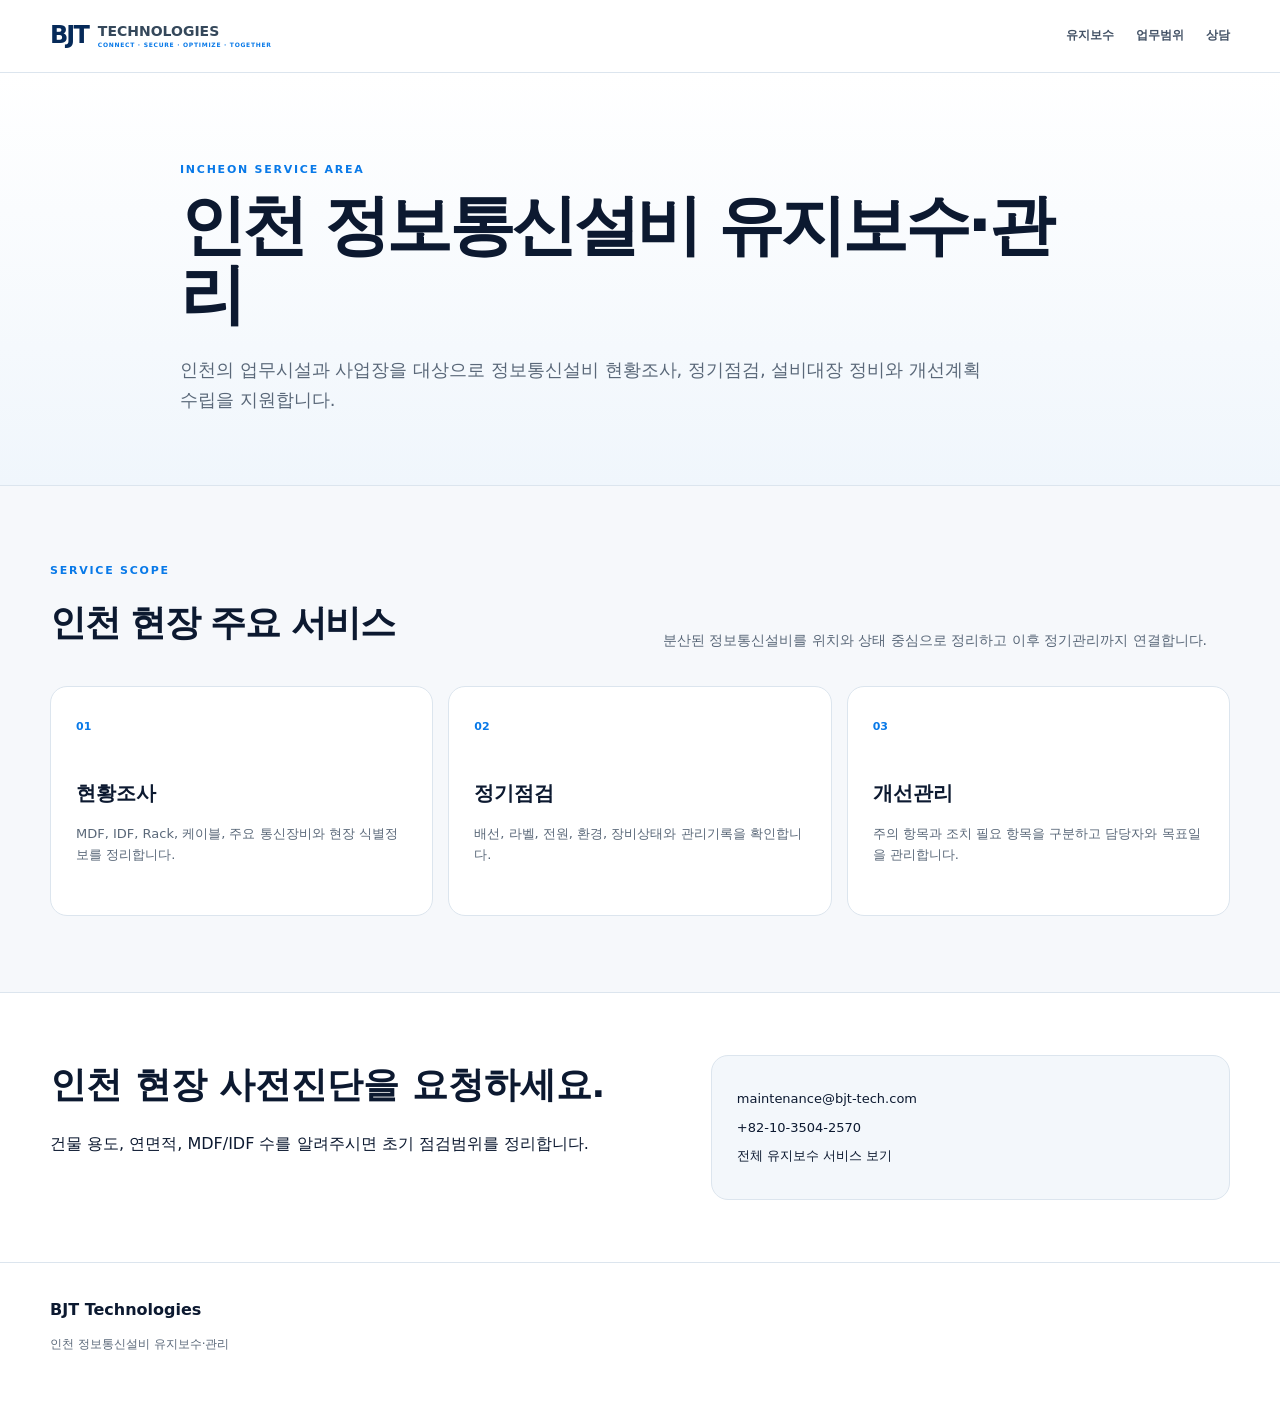
<file: incheon-ict-maintenance.html>
<!doctype html><html lang="ko"><head><meta charset="utf-8"/><meta name="viewport" content="width=device-width,initial-scale=1"/><meta name="description" content="인천 정보통신설비 유지보수·관리. BJT는 인천 업무·산업시설의 MDF, IDF, Rack, 케이블과 네트워크 설비 현황조사와 정기점검을 지원합니다."/><meta name="robots" content="index,follow"/><link rel="canonical" href="https://bjt-tech.com/incheon-ict-maintenance.html"/><title>인천 정보통신설비 유지보수·관리 | BJT</title><link rel="stylesheet" href="./styles.css"/></head><body><header class="site-header"><div class="shell nav-wrap"><a class="brand" href="./index.html"><span class="logo-mark">BJT</span><span class="logo-text">TECHNOLOGIES<small>CONNECT · SECURE · OPTIMIZE · TOGETHER</small></span></a><nav class="nav"><a href="./maintenance.html">유지보수</a><a href="#scope">업무범위</a><a href="#contact">상담</a></nav></div></header><main><section class="hero maintenance-hero"><div class="shell narrow"><p class="eyebrow">INCHEON SERVICE AREA</p><h1>인천 정보통신설비 유지보수·관리</h1><p class="hero-lead">인천의 업무시설과 사업장을 대상으로 정보통신설비 현황조사, 정기점검, 설비대장 정비와 개선계획 수립을 지원합니다.</p></div></section><section class="shell section" id="scope"><div class="section-title"><div><p class="eyebrow">SERVICE SCOPE</p><h2>인천 현장 주요 서비스</h2></div><p>분산된 정보통신설비를 위치와 상태 중심으로 정리하고 이후 정기관리까지 연결합니다.</p></div><div class="process-grid"><article><b>01</b><h3>현황조사</h3><p>MDF, IDF, Rack, 케이블, 주요 통신장비와 현장 식별정보를 정리합니다.</p></article><article><b>02</b><h3>정기점검</h3><p>배선, 라벨, 전원, 환경, 장비상태와 관리기록을 확인합니다.</p></article><article><b>03</b><h3>개선관리</h3><p>주의 항목과 조치 필요 항목을 구분하고 담당자와 목표일을 관리합니다.</p></article></div></section><section class="contact-band" id="contact"><div class="shell contact-grid"><div><h2>인천 현장 사전진단을 요청하세요.</h2><p>건물 용도, 연면적, MDF/IDF 수를 알려주시면 초기 점검범위를 정리합니다.</p></div><div class="contact-card"><p><a href="mailto:maintenance@bjt-tech.com">maintenance@bjt-tech.com</a></p><p>+82-10-3504-2570</p><p><a href="./maintenance.html">전체 유지보수 서비스 보기</a></p></div></div></section></main><footer><div class="shell footer-grid"><div><strong>BJT Technologies</strong><p>인천 정보통신설비 유지보수·관리</p></div></div></footer></body></html>
</file>
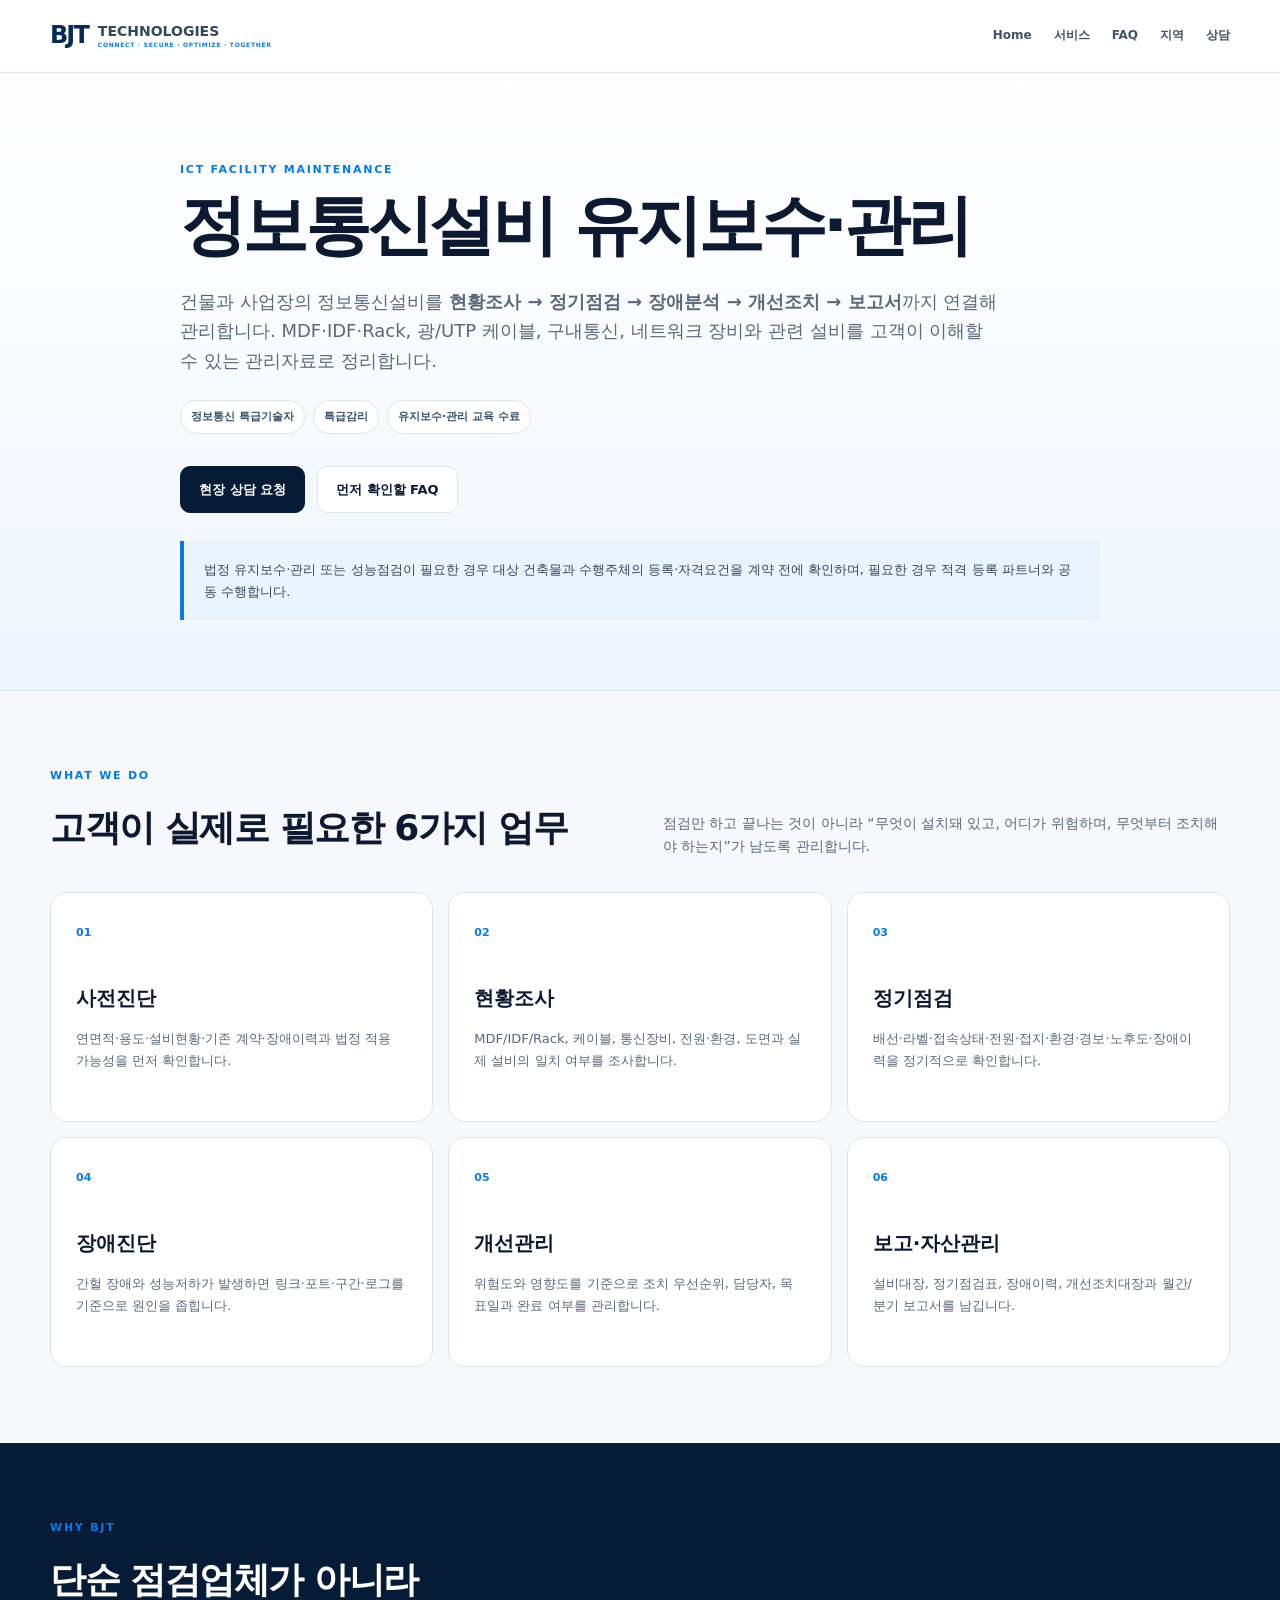
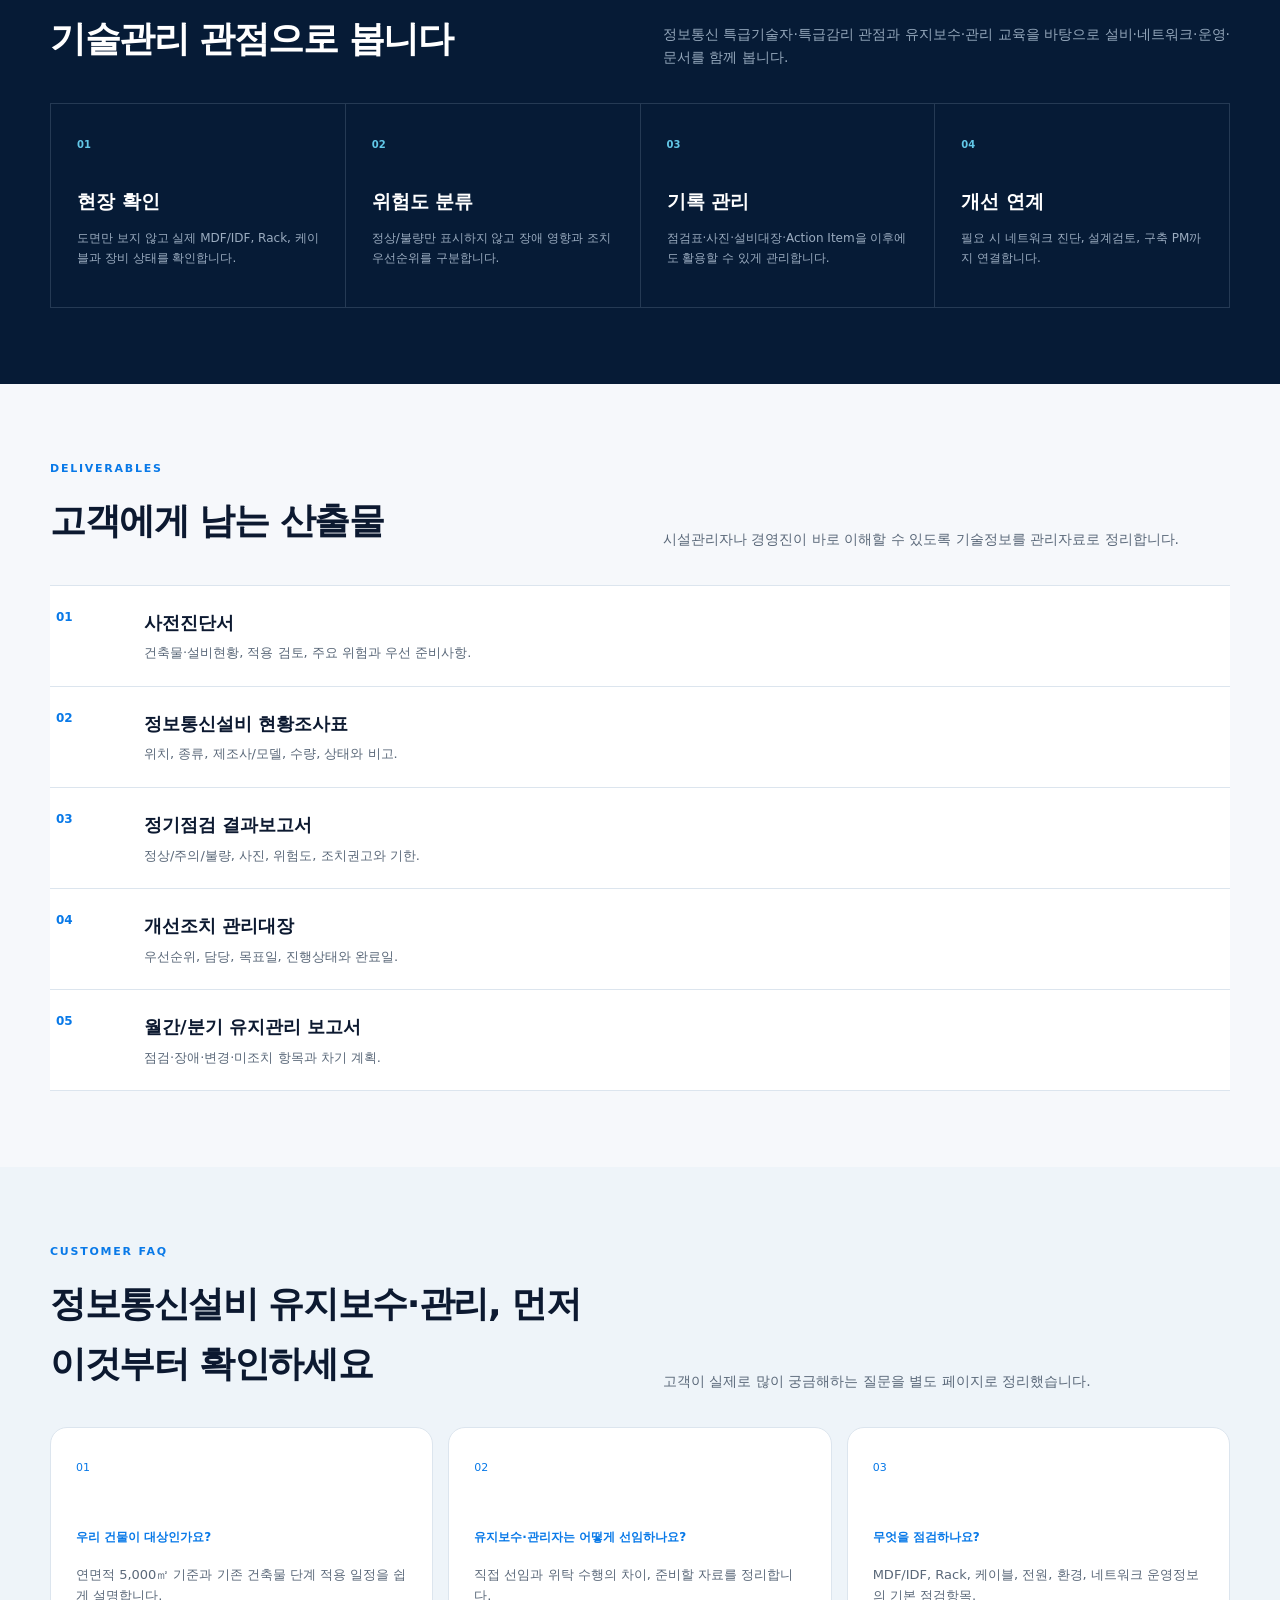
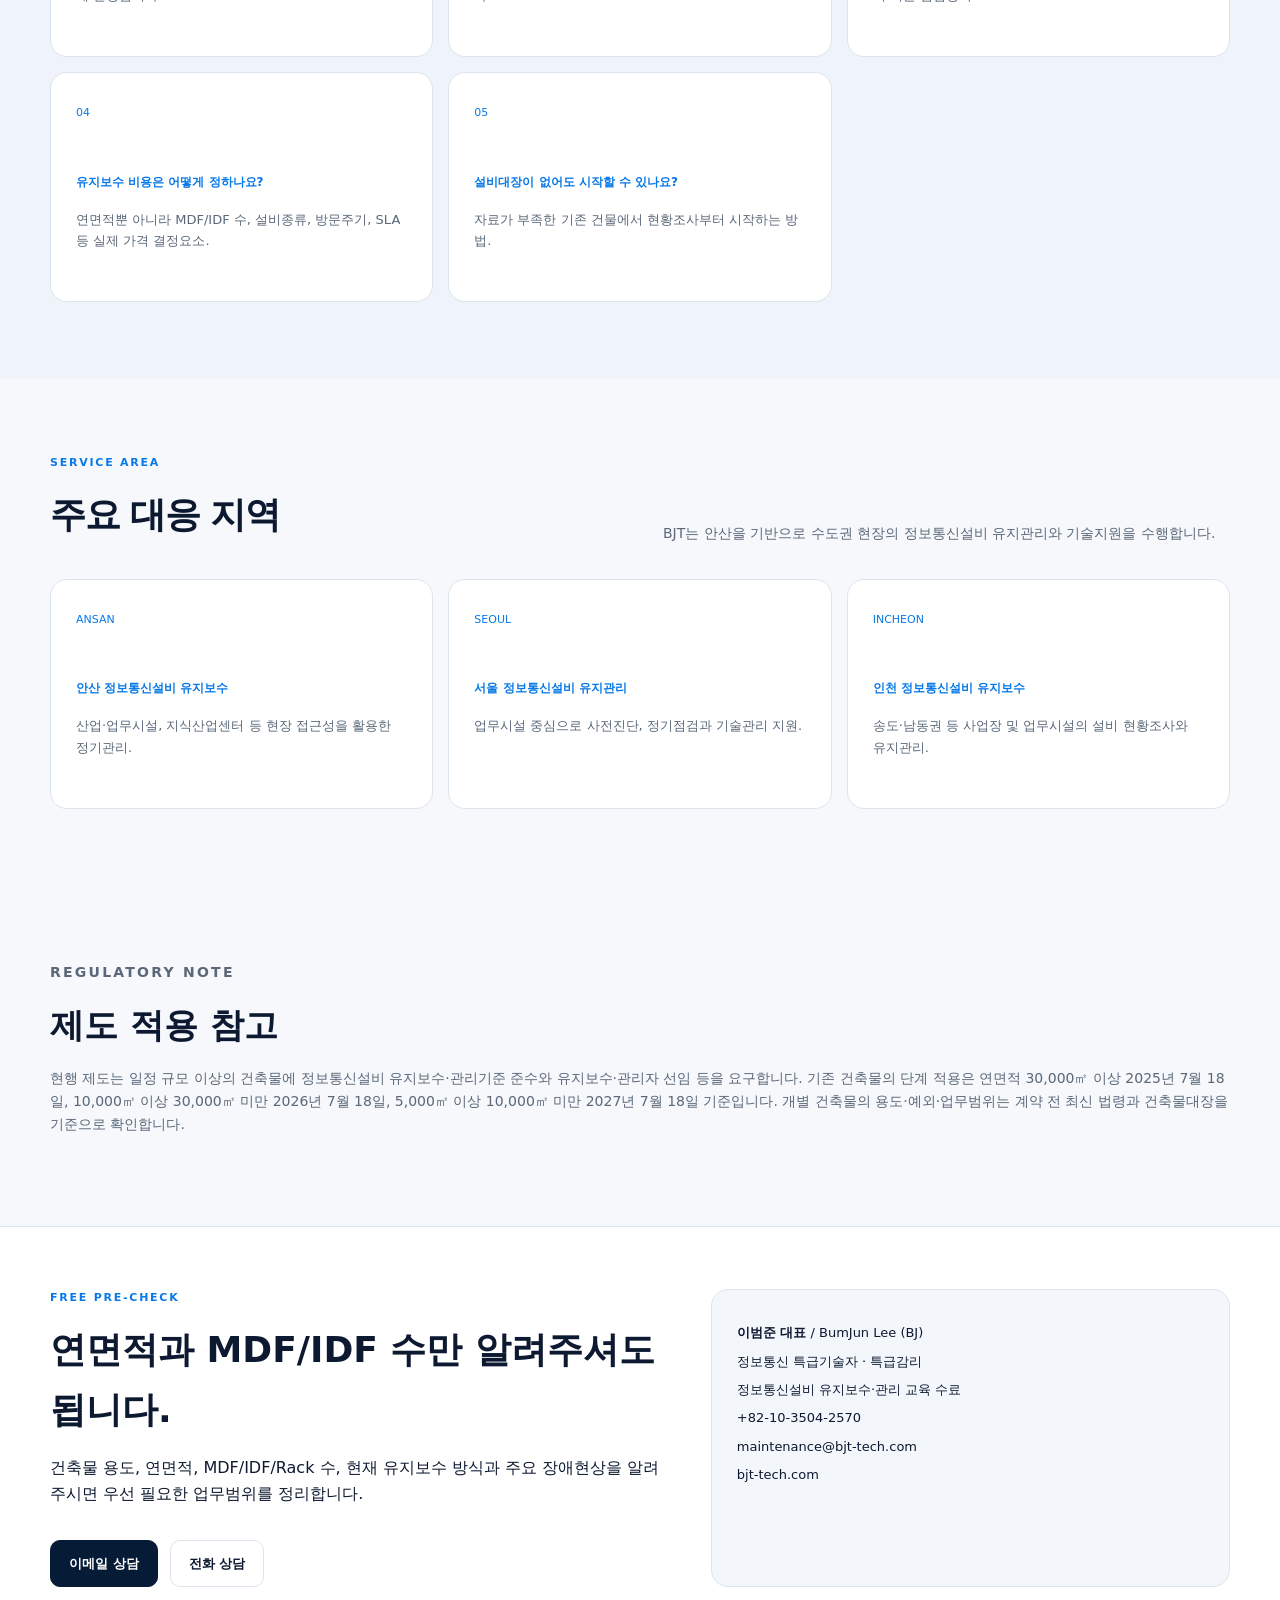
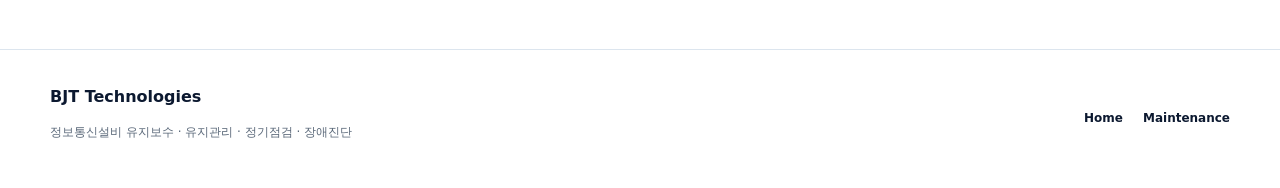
<file: maintenance.html>
<!doctype html>
<html lang="ko"><head><meta charset="utf-8"/><meta name="viewport" content="width=device-width,initial-scale=1"/><meta name="description" content="정보통신설비 유지보수·관리 전문 BJT. 특급기술자·특급감리 및 유지보수·관리 교육 수료 기반 현황조사, 정기점검, 장애분석, 설비대장, 개선계획 지원."/><meta name="robots" content="index,follow"/><link rel="canonical" href="https://bjt-tech.com/maintenance.html"/><meta property="og:type" content="website"/><meta property="og:title" content="정보통신설비 유지보수·관리 | BJT"/><meta property="og:description" content="정보통신설비 현황조사, 정기점검, 장애분석, 설비대장과 개선조치까지 한 번에 관리합니다."/><meta property="og:url" content="https://bjt-tech.com/maintenance.html"/><title>정보통신설비 유지보수·관리 | 특급기술자 | BJT</title><link rel="stylesheet" href="./styles.css"/><script type="application/ld+json">{"@context":"https://schema.org","@type":"ProfessionalService","name":"BJT Technologies","url":"https://bjt-tech.com/maintenance.html","email":"maintenance@bjt-tech.com","telephone":"+82-10-3504-2570","areaServed":["안산","서울","인천","경기"],"serviceType":["정보통신설비 유지보수","정보통신설비 유지관리","정보통신설비 정기점검","MDF IDF 점검","네트워크 장애진단"]}</script></head>
<body><header class="site-header"><div class="shell nav-wrap"><a class="brand" href="./index.html"><span class="logo-mark">BJT</span><span class="logo-text">TECHNOLOGIES<small>CONNECT · SECURE · OPTIMIZE · TOGETHER</small></span></a><nav class="nav"><a href="./index.html">Home</a><a href="#service">서비스</a><a href="#faq">FAQ</a><a href="#areas">지역</a><a href="#contact">상담</a></nav></div></header>
<main><section class="hero maintenance-hero"><div class="shell narrow"><p class="eyebrow">ICT FACILITY MAINTENANCE</p><h1>정보통신설비 유지보수·관리</h1><p class="hero-lead">건물과 사업장의 정보통신설비를 <strong>현황조사 → 정기점검 → 장애분석 → 개선조치 → 보고서</strong>까지 연결해 관리합니다. MDF·IDF·Rack, 광/UTP 케이블, 구내통신, 네트워크 장비와 관련 설비를 고객이 이해할 수 있는 관리자료로 정리합니다.</p><div class="trust-strip"><span>정보통신 특급기술자</span><span>특급감리</span><span>유지보수·관리 교육 수료</span></div><div class="hero-actions"><a class="button primary" href="mailto:maintenance@bjt-tech.com?subject=정보통신설비%20유지보수%20상담">현장 상담 요청</a><a class="button ghost" href="#faq">먼저 확인할 FAQ</a></div><div class="notice">법정 유지보수·관리 또는 성능점검이 필요한 경우 대상 건축물과 수행주체의 등록·자격요건을 계약 전에 확인하며, 필요한 경우 적격 등록 파트너와 공동 수행합니다.</div></div></section>
<section class="shell section" id="service"><div class="section-title"><div><p class="eyebrow">WHAT WE DO</p><h2>고객이 실제로 필요한 6가지 업무</h2></div><p>점검만 하고 끝나는 것이 아니라 “무엇이 설치돼 있고, 어디가 위험하며, 무엇부터 조치해야 하는지”가 남도록 관리합니다.</p></div><div class="process-grid"><article><b>01</b><h3>사전진단</h3><p>연면적·용도·설비현황·기존 계약·장애이력과 법정 적용 가능성을 먼저 확인합니다.</p></article><article><b>02</b><h3>현황조사</h3><p>MDF/IDF/Rack, 케이블, 통신장비, 전원·환경, 도면과 실제 설비의 일치 여부를 조사합니다.</p></article><article><b>03</b><h3>정기점검</h3><p>배선·라벨·접속상태·전원·접지·환경·경보·노후도·장애이력을 정기적으로 확인합니다.</p></article><article><b>04</b><h3>장애진단</h3><p>간헐 장애와 성능저하가 발생하면 링크·포트·구간·로그를 기준으로 원인을 좁힙니다.</p></article><article><b>05</b><h3>개선관리</h3><p>위험도와 영향도를 기준으로 조치 우선순위, 담당자, 목표일과 완료 여부를 관리합니다.</p></article><article><b>06</b><h3>보고·자산관리</h3><p>설비대장, 정기점검표, 장애이력, 개선조치대장과 월간/분기 보고서를 남깁니다.</p></article></div></section>
<section class="dark-band"><div class="shell section"><div class="section-title light"><div><p class="eyebrow">WHY BJT</p><h2>단순 점검업체가 아니라<br/>기술관리 관점으로 봅니다</h2></div><p>정보통신 특급기술자·특급감리 관점과 유지보수·관리 교육을 바탕으로 설비·네트워크·운영·문서를 함께 봅니다.</p></div><div class="value-grid"><article><b>01</b><h3>현장 확인</h3><p>도면만 보지 않고 실제 MDF/IDF, Rack, 케이블과 장비 상태를 확인합니다.</p></article><article><b>02</b><h3>위험도 분류</h3><p>정상/불량만 표시하지 않고 장애 영향과 조치 우선순위를 구분합니다.</p></article><article><b>03</b><h3>기록 관리</h3><p>점검표·사진·설비대장·Action Item을 이후에도 활용할 수 있게 관리합니다.</p></article><article><b>04</b><h3>개선 연계</h3><p>필요 시 네트워크 진단, 설계검토, 구축 PM까지 연결합니다.</p></article></div></div></section>
<section class="shell section"><div class="section-title"><div><p class="eyebrow">DELIVERABLES</p><h2>고객에게 남는 산출물</h2></div><p>시설관리자나 경영진이 바로 이해할 수 있도록 기술정보를 관리자료로 정리합니다.</p></div><div class="deliverable-list"><article><b>01</b><div><h3>사전진단서</h3><p>건축물·설비현황, 적용 검토, 주요 위험과 우선 준비사항.</p></div></article><article><b>02</b><div><h3>정보통신설비 현황조사표</h3><p>위치, 종류, 제조사/모델, 수량, 상태와 비고.</p></div></article><article><b>03</b><div><h3>정기점검 결과보고서</h3><p>정상/주의/불량, 사진, 위험도, 조치권고와 기한.</p></div></article><article><b>04</b><div><h3>개선조치 관리대장</h3><p>우선순위, 담당, 목표일, 진행상태와 완료일.</p></div></article><article><b>05</b><div><h3>월간/분기 유지관리 보고서</h3><p>점검·장애·변경·미조치 항목과 차기 계획.</p></div></article></div></section>
<section class="pricing-band" id="faq"><div class="shell section"><div class="section-title"><div><p class="eyebrow">CUSTOMER FAQ</p><h2>정보통신설비 유지보수·관리, 먼저 이것부터 확인하세요</h2></div><p>고객이 실제로 많이 궁금해하는 질문을 별도 페이지로 정리했습니다.</p></div><div class="service-grid"><article><span>01</span><h3><a href="./faq-maintenance-target.html">우리 건물이 대상인가요?</a></h3><p>연면적 5,000㎡ 기준과 기존 건축물 단계 적용 일정을 쉽게 설명합니다.</p></article><article><span>02</span><h3><a href="./faq-maintenance-manager.html">유지보수·관리자는 어떻게 선임하나요?</a></h3><p>직접 선임과 위탁 수행의 차이, 준비할 자료를 정리합니다.</p></article><article><span>03</span><h3><a href="./faq-maintenance-checklist.html">무엇을 점검하나요?</a></h3><p>MDF/IDF, Rack, 케이블, 전원, 환경, 네트워크 운영정보의 기본 점검항목.</p></article><article><span>04</span><h3><a href="./faq-maintenance-cost.html">유지보수 비용은 어떻게 정하나요?</a></h3><p>연면적뿐 아니라 MDF/IDF 수, 설비종류, 방문주기, SLA 등 실제 가격 결정요소.</p></article><article><span>05</span><h3><a href="./faq-maintenance-start.html">설비대장이 없어도 시작할 수 있나요?</a></h3><p>자료가 부족한 기존 건물에서 현황조사부터 시작하는 방법.</p></article></div></div></section>
<section class="shell section" id="areas"><div class="section-title"><div><p class="eyebrow">SERVICE AREA</p><h2>주요 대응 지역</h2></div><p>BJT는 안산을 기반으로 수도권 현장의 정보통신설비 유지관리와 기술지원을 수행합니다.</p></div><div class="service-grid"><article><span>ANSAN</span><h3><a href="./ansan-ict-maintenance.html">안산 정보통신설비 유지보수</a></h3><p>산업·업무시설, 지식산업센터 등 현장 접근성을 활용한 정기관리.</p></article><article><span>SEOUL</span><h3><a href="./seoul-ict-maintenance.html">서울 정보통신설비 유지관리</a></h3><p>업무시설 중심으로 사전진단, 정기점검과 기술관리 지원.</p></article><article><span>INCHEON</span><h3><a href="./incheon-ict-maintenance.html">인천 정보통신설비 유지보수</a></h3><p>송도·남동권 등 사업장 및 업무시설의 설비 현황조사와 유지관리.</p></article></div></section>
<section class="shell section compliance"><p class="eyebrow">REGULATORY NOTE</p><h2>제도 적용 참고</h2><p>현행 제도는 일정 규모 이상의 건축물에 정보통신설비 유지보수·관리기준 준수와 유지보수·관리자 선임 등을 요구합니다. 기존 건축물의 단계 적용은 연면적 30,000㎡ 이상 2025년 7월 18일, 10,000㎡ 이상 30,000㎡ 미만 2026년 7월 18일, 5,000㎡ 이상 10,000㎡ 미만 2027년 7월 18일 기준입니다. 개별 건축물의 용도·예외·업무범위는 계약 전 최신 법령과 건축물대장을 기준으로 확인합니다.</p></section>
<section class="contact-band" id="contact"><div class="shell contact-grid"><div><p class="eyebrow">FREE PRE-CHECK</p><h2>연면적과 MDF/IDF 수만 알려주셔도 됩니다.</h2><p>건축물 용도, 연면적, MDF/IDF/Rack 수, 현재 유지보수 방식과 주요 장애현상을 알려주시면 우선 필요한 업무범위를 정리합니다.</p><div class="contact-actions"><a class="button primary" href="mailto:maintenance@bjt-tech.com?subject=정보통신설비%20유지보수%20사전진단">이메일 상담</a><a class="button ghost" href="tel:+821035042570">전화 상담</a></div></div><div class="contact-card"><p><b>이범준 대표</b> / BumJun Lee (BJ)</p><p>정보통신 특급기술자 · 특급감리</p><p>정보통신설비 유지보수·관리 교육 수료</p><p>+82-10-3504-2570</p><p><a href="mailto:maintenance@bjt-tech.com">maintenance@bjt-tech.com</a></p><p><a href="https://bjt-tech.com">bjt-tech.com</a></p></div></div></section></main><footer><div class="shell footer-grid"><div><strong>BJT Technologies</strong><p>정보통신설비 유지보수 · 유지관리 · 정기점검 · 장애진단</p></div><div class="footer-links"><a href="./index.html">Home</a><a href="mailto:maintenance@bjt-tech.com">Maintenance</a></div></div></footer></body></html>
</file>
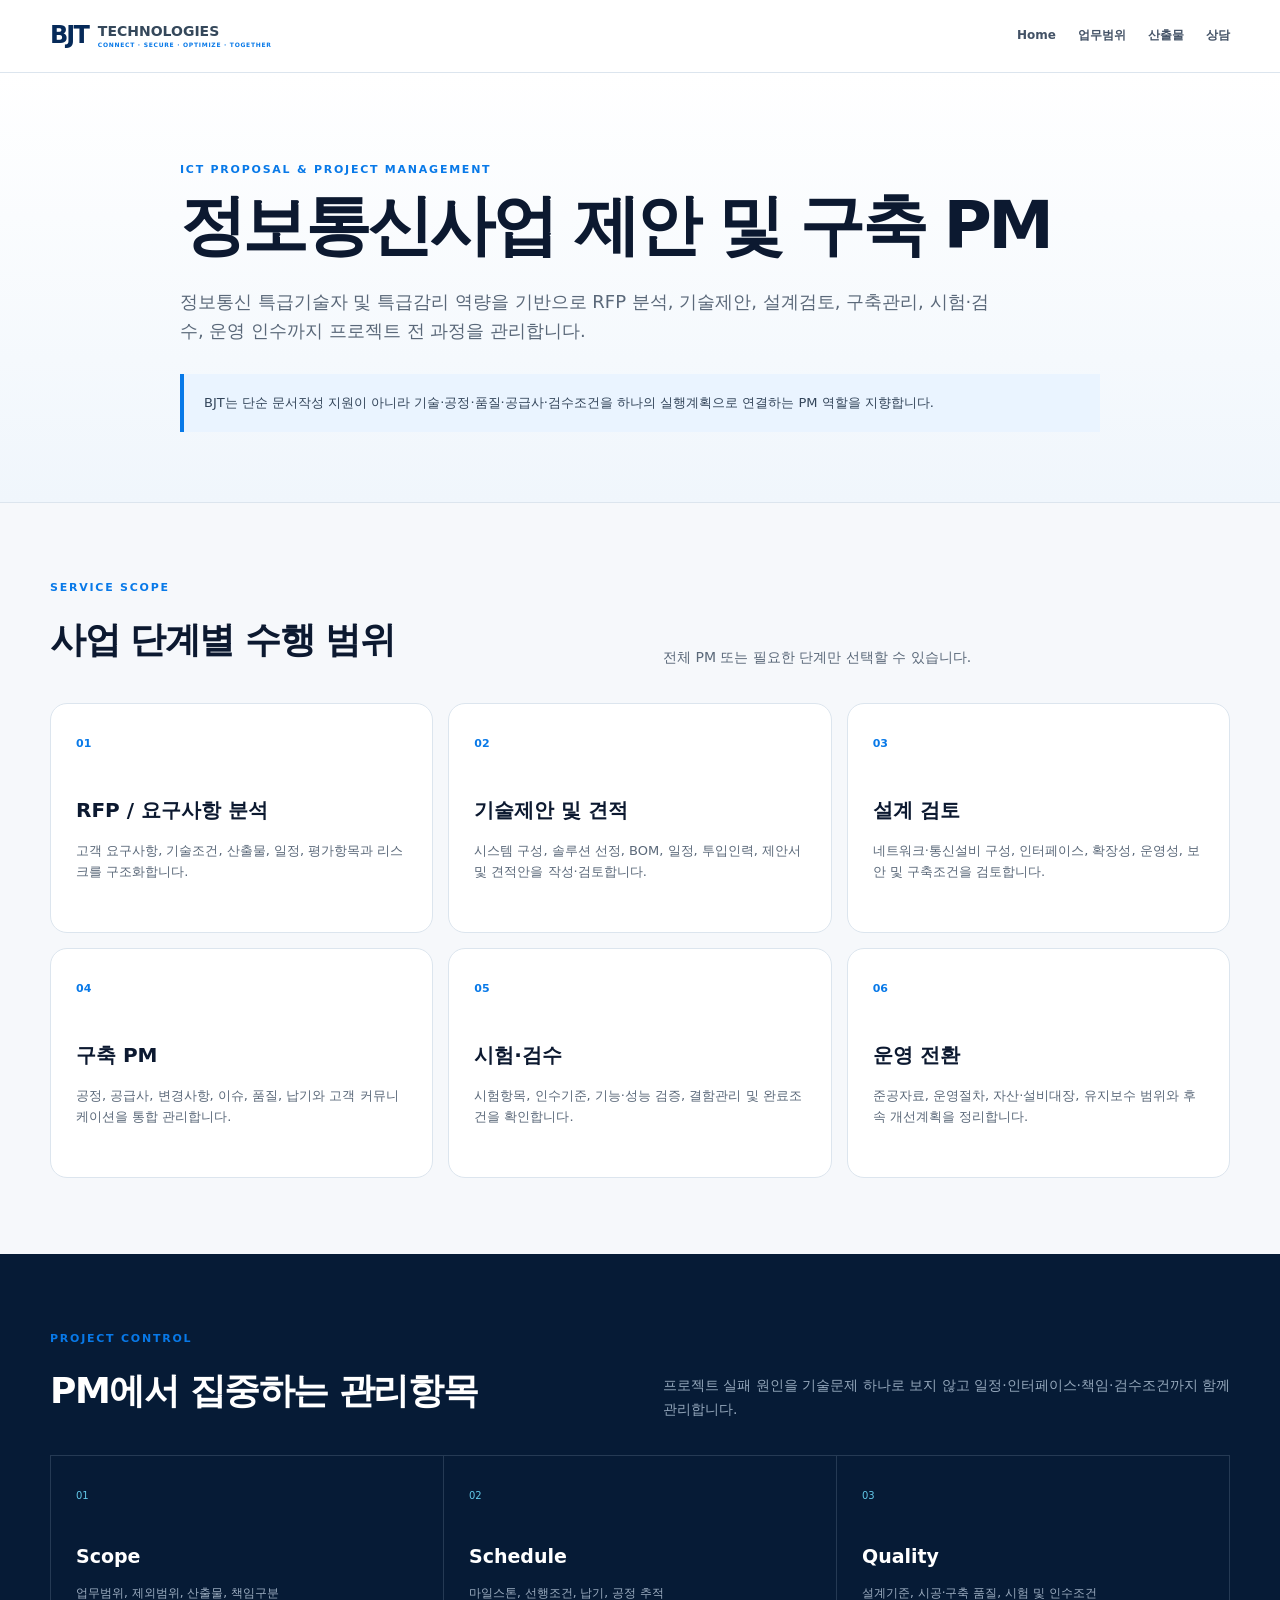
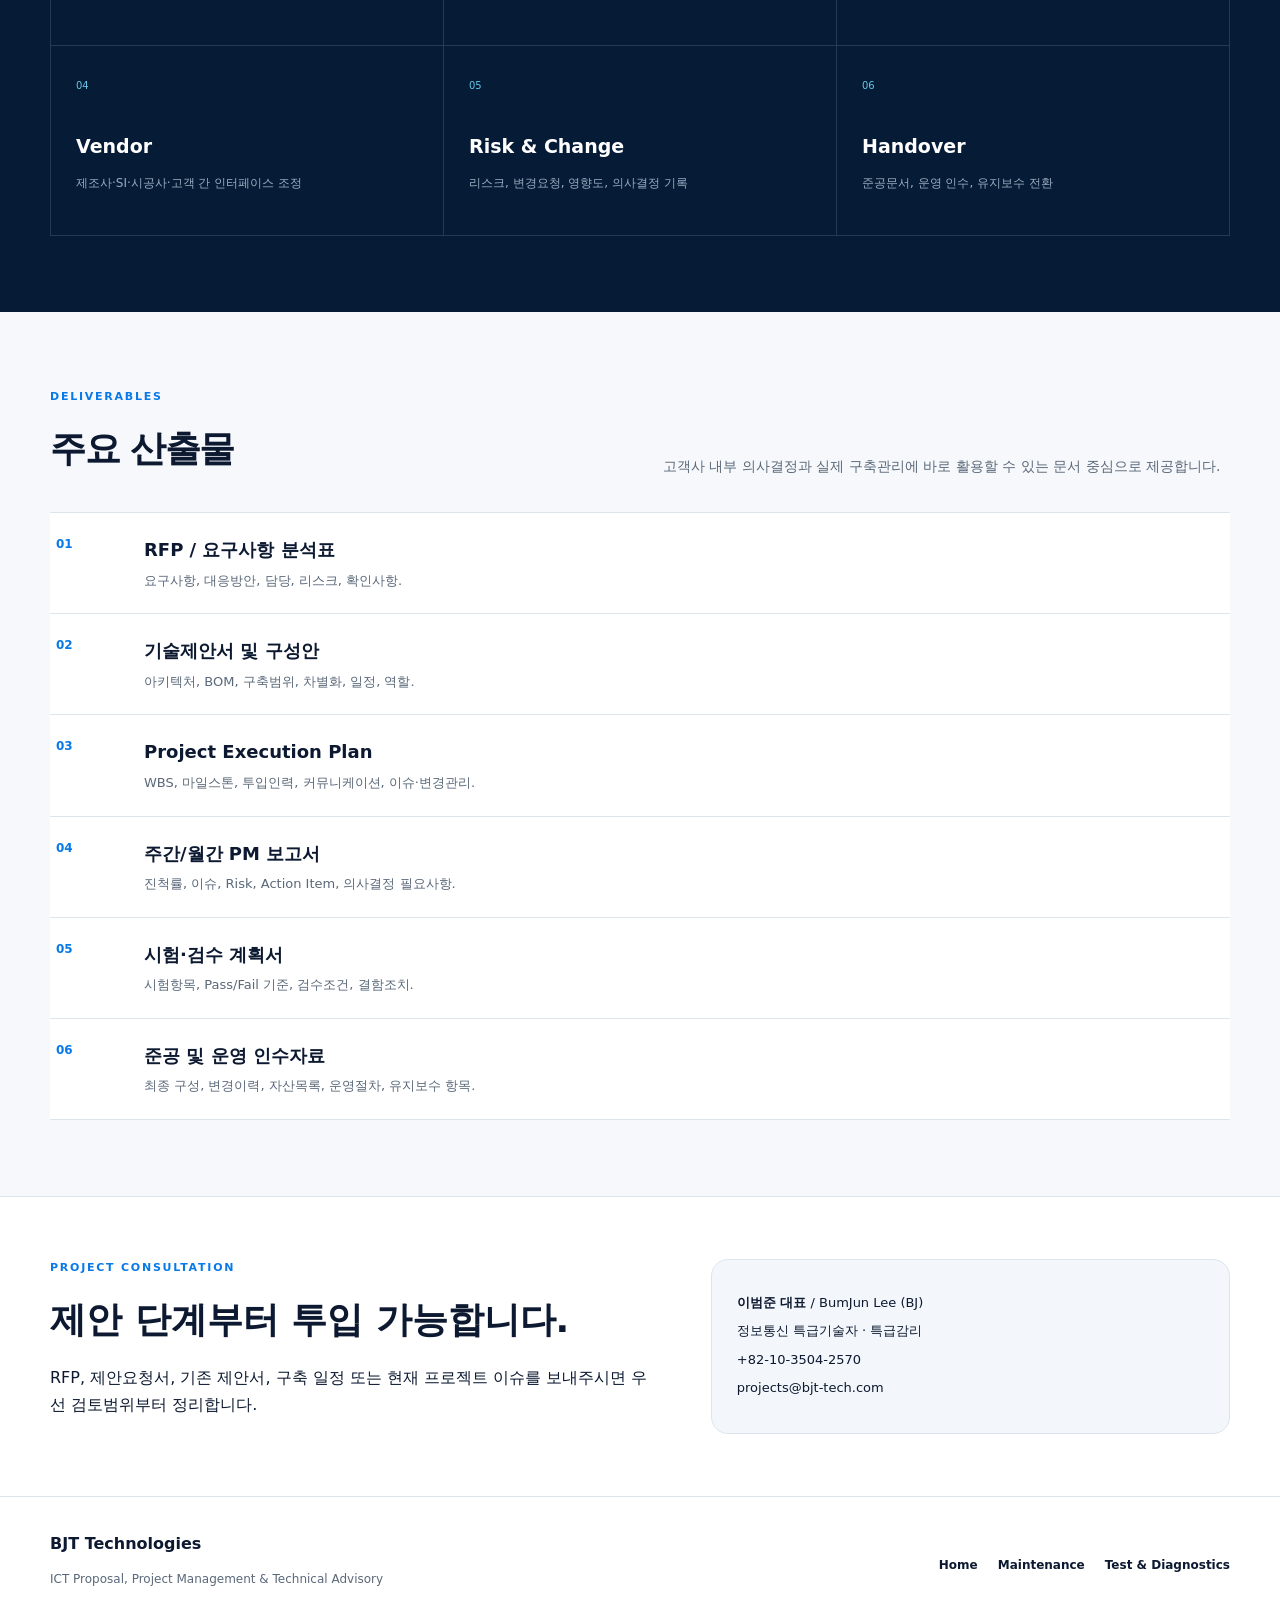
<file: pm.html>
<!doctype html><html lang="ko"><head><meta charset="utf-8"/><meta name="viewport" content="width=device-width,initial-scale=1"/><meta name="description" content="BJT Technologies의 정보통신사업 제안·구축 PM 서비스. 정보통신 특급기술자·특급감리 기반 RFP 분석, 기술제안, 설계검토, 구축 PM, 시험·검수, 운영인수를 지원합니다."/><meta name="robots" content="index,follow"/><link rel="canonical" href="https://www.bjt-tech.com/pm.html"/><meta property="og:type" content="website"/><meta property="og:title" content="정보통신사업 제안·구축 PM | 정보통신 특급기술자 | BJT Technologies"/><meta property="og:description" content="RFP 분석부터 기술제안, 설계검토, 구축 PM, 시험·검수와 운영인수까지 지원합니다."/><meta property="og:url" content="https://www.bjt-tech.com/pm.html"/><title>정보통신사업 제안·구축 PM | 정보통신 특급기술자 | BJT Technologies</title><link rel="stylesheet" href="./styles.css"/></head><body><header class="site-header"><div class="shell nav-wrap"><a class="brand" href="./index.html"><span class="logo-mark">BJT</span><span class="logo-text">TECHNOLOGIES<small>CONNECT · SECURE · OPTIMIZE · TOGETHER</small></span></a><nav class="nav"><a href="./index.html">Home</a><a href="#scope">업무범위</a><a href="#deliverables">산출물</a><a href="#contact">상담</a></nav></div></header><main><section class="hero maintenance-hero"><div class="shell narrow"><p class="eyebrow">ICT PROPOSAL & PROJECT MANAGEMENT</p><h1>정보통신사업 제안 및 구축 PM</h1><p class="hero-lead">정보통신 특급기술자 및 특급감리 역량을 기반으로 RFP 분석, 기술제안, 설계검토, 구축관리, 시험·검수, 운영 인수까지 프로젝트 전 과정을 관리합니다.</p><div class="notice">BJT는 단순 문서작성 지원이 아니라 기술·공정·품질·공급사·검수조건을 하나의 실행계획으로 연결하는 PM 역할을 지향합니다.</div></div></section><section class="shell section" id="scope"><div class="section-title"><div><p class="eyebrow">SERVICE SCOPE</p><h2>사업 단계별 수행 범위</h2></div><p>전체 PM 또는 필요한 단계만 선택할 수 있습니다.</p></div><div class="process-grid"><article><b>01</b><h3>RFP / 요구사항 분석</h3><p>고객 요구사항, 기술조건, 산출물, 일정, 평가항목과 리스크를 구조화합니다.</p></article><article><b>02</b><h3>기술제안 및 견적</h3><p>시스템 구성, 솔루션 선정, BOM, 일정, 투입인력, 제안서 및 견적안을 작성·검토합니다.</p></article><article><b>03</b><h3>설계 검토</h3><p>네트워크·통신설비 구성, 인터페이스, 확장성, 운영성, 보안 및 구축조건을 검토합니다.</p></article><article><b>04</b><h3>구축 PM</h3><p>공정, 공급사, 변경사항, 이슈, 품질, 납기와 고객 커뮤니케이션을 통합 관리합니다.</p></article><article><b>05</b><h3>시험·검수</h3><p>시험항목, 인수기준, 기능·성능 검증, 결함관리 및 완료조건을 확인합니다.</p></article><article><b>06</b><h3>운영 전환</h3><p>준공자료, 운영절차, 자산·설비대장, 유지보수 범위와 후속 개선계획을 정리합니다.</p></article></div></section><section class="dark-band"><div class="shell section"><div class="section-title light"><div><p class="eyebrow">PROJECT CONTROL</p><h2>PM에서 집중하는 관리항목</h2></div><p>프로젝트 실패 원인을 기술문제 하나로 보지 않고 일정·인터페이스·책임·검수조건까지 함께 관리합니다.</p></div><div class="topic-grid"><article><span>01</span><h3>Scope</h3><p>업무범위, 제외범위, 산출물, 책임구분</p></article><article><span>02</span><h3>Schedule</h3><p>마일스톤, 선행조건, 납기, 공정 추적</p></article><article><span>03</span><h3>Quality</h3><p>설계기준, 시공·구축 품질, 시험 및 인수조건</p></article><article><span>04</span><h3>Vendor</h3><p>제조사·SI·시공사·고객 간 인터페이스 조정</p></article><article><span>05</span><h3>Risk & Change</h3><p>리스크, 변경요청, 영향도, 의사결정 기록</p></article><article><span>06</span><h3>Handover</h3><p>준공문서, 운영 인수, 유지보수 전환</p></article></div></div></section><section class="shell section" id="deliverables"><div class="section-title"><div><p class="eyebrow">DELIVERABLES</p><h2>주요 산출물</h2></div><p>고객사 내부 의사결정과 실제 구축관리에 바로 활용할 수 있는 문서 중심으로 제공합니다.</p></div><div class="deliverable-list"><article><b>01</b><div><h3>RFP / 요구사항 분석표</h3><p>요구사항, 대응방안, 담당, 리스크, 확인사항.</p></div></article><article><b>02</b><div><h3>기술제안서 및 구성안</h3><p>아키텍처, BOM, 구축범위, 차별화, 일정, 역할.</p></div></article><article><b>03</b><div><h3>Project Execution Plan</h3><p>WBS, 마일스톤, 투입인력, 커뮤니케이션, 이슈·변경관리.</p></div></article><article><b>04</b><div><h3>주간/월간 PM 보고서</h3><p>진척률, 이슈, Risk, Action Item, 의사결정 필요사항.</p></div></article><article><b>05</b><div><h3>시험·검수 계획서</h3><p>시험항목, Pass/Fail 기준, 검수조건, 결함조치.</p></div></article><article><b>06</b><div><h3>준공 및 운영 인수자료</h3><p>최종 구성, 변경이력, 자산목록, 운영절차, 유지보수 항목.</p></div></article></div></section><section class="contact-band" id="contact"><div class="shell contact-grid"><div><p class="eyebrow">PROJECT CONSULTATION</p><h2>제안 단계부터 투입 가능합니다.</h2><p>RFP, 제안요청서, 기존 제안서, 구축 일정 또는 현재 프로젝트 이슈를 보내주시면 우선 검토범위부터 정리합니다.</p></div><div class="contact-card"><p><b>이범준 대표</b> / BumJun Lee (BJ)</p><p>정보통신 특급기술자 · 특급감리</p><p>+82-10-3504-2570</p><p><a href="mailto:projects@bjt-tech.com">projects@bjt-tech.com</a></p></div></div></section></main><footer><div class="shell footer-grid"><div><strong>BJT Technologies</strong><p>ICT Proposal, Project Management & Technical Advisory</p></div><div class="footer-links"><a href="./index.html">Home</a><a href="./maintenance.html">Maintenance</a><a href="./testing.html">Test & Diagnostics</a></div></div></footer></body></html>
</file>
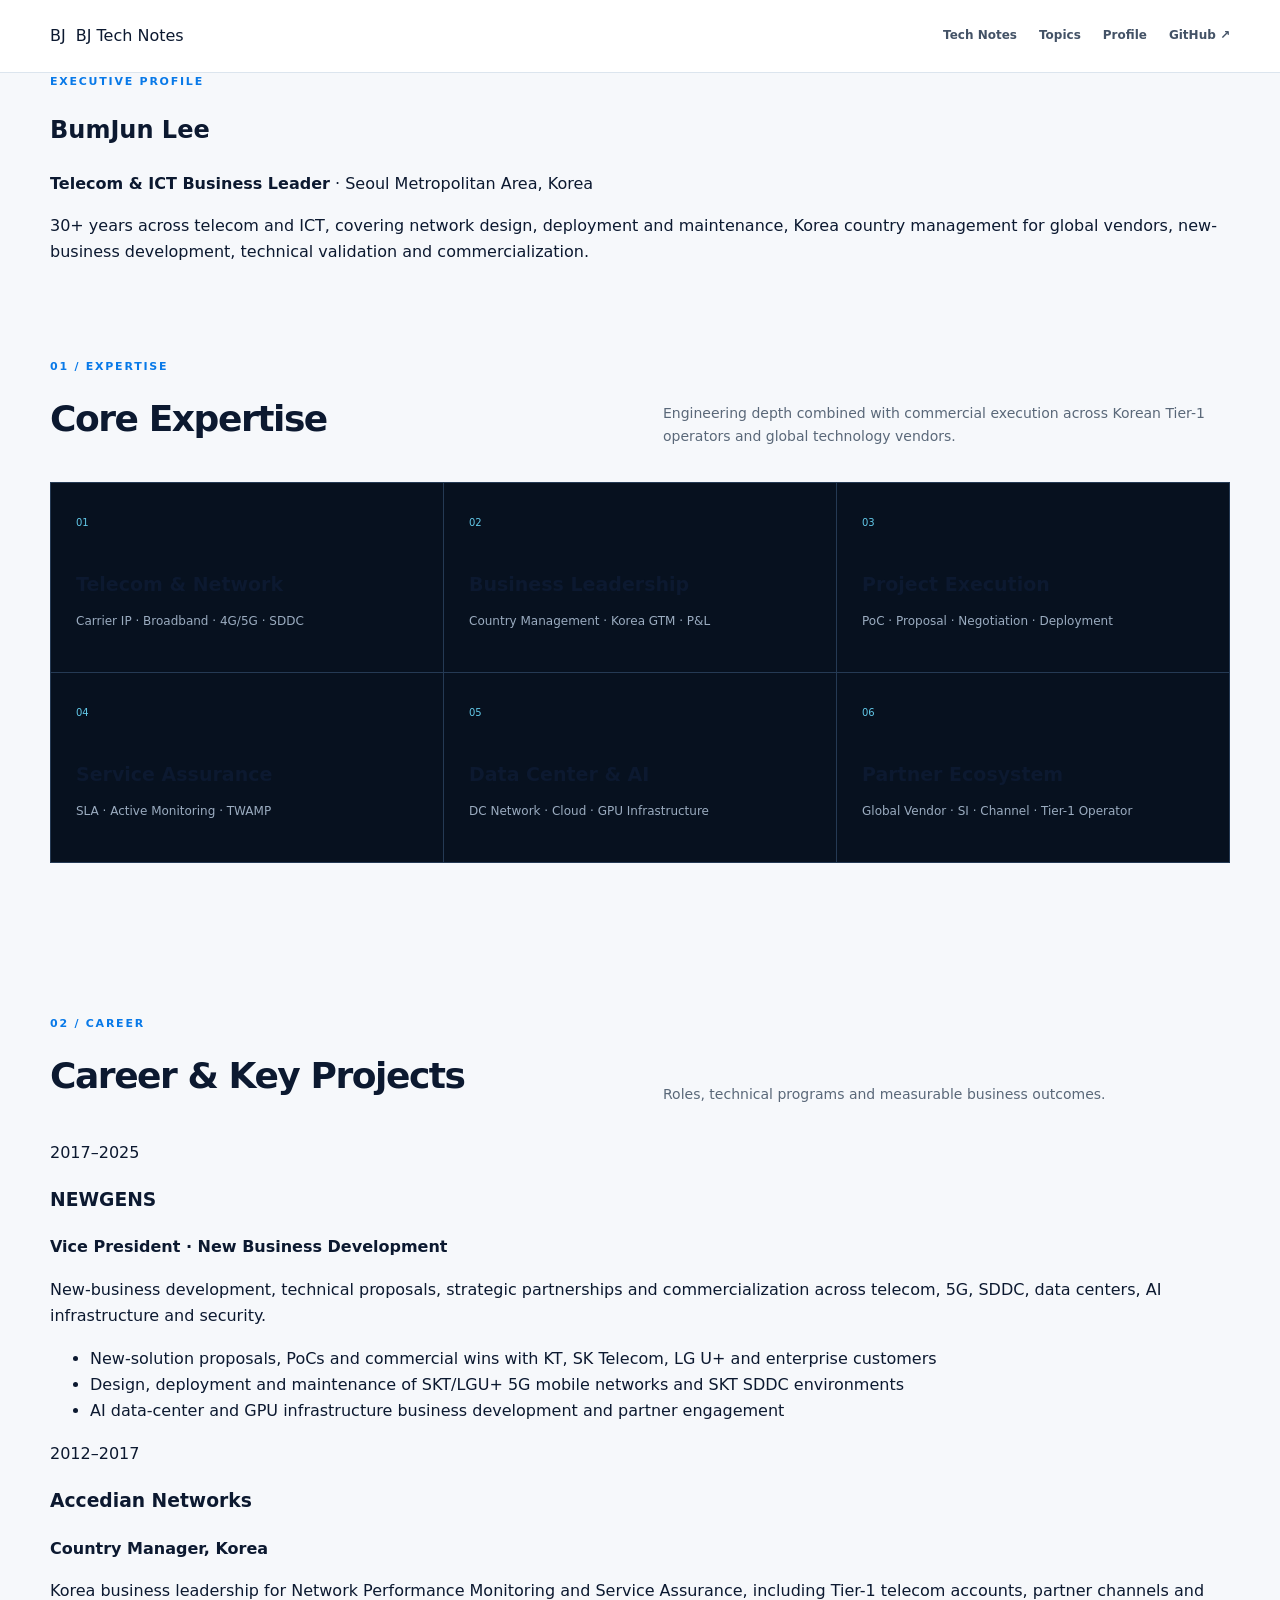
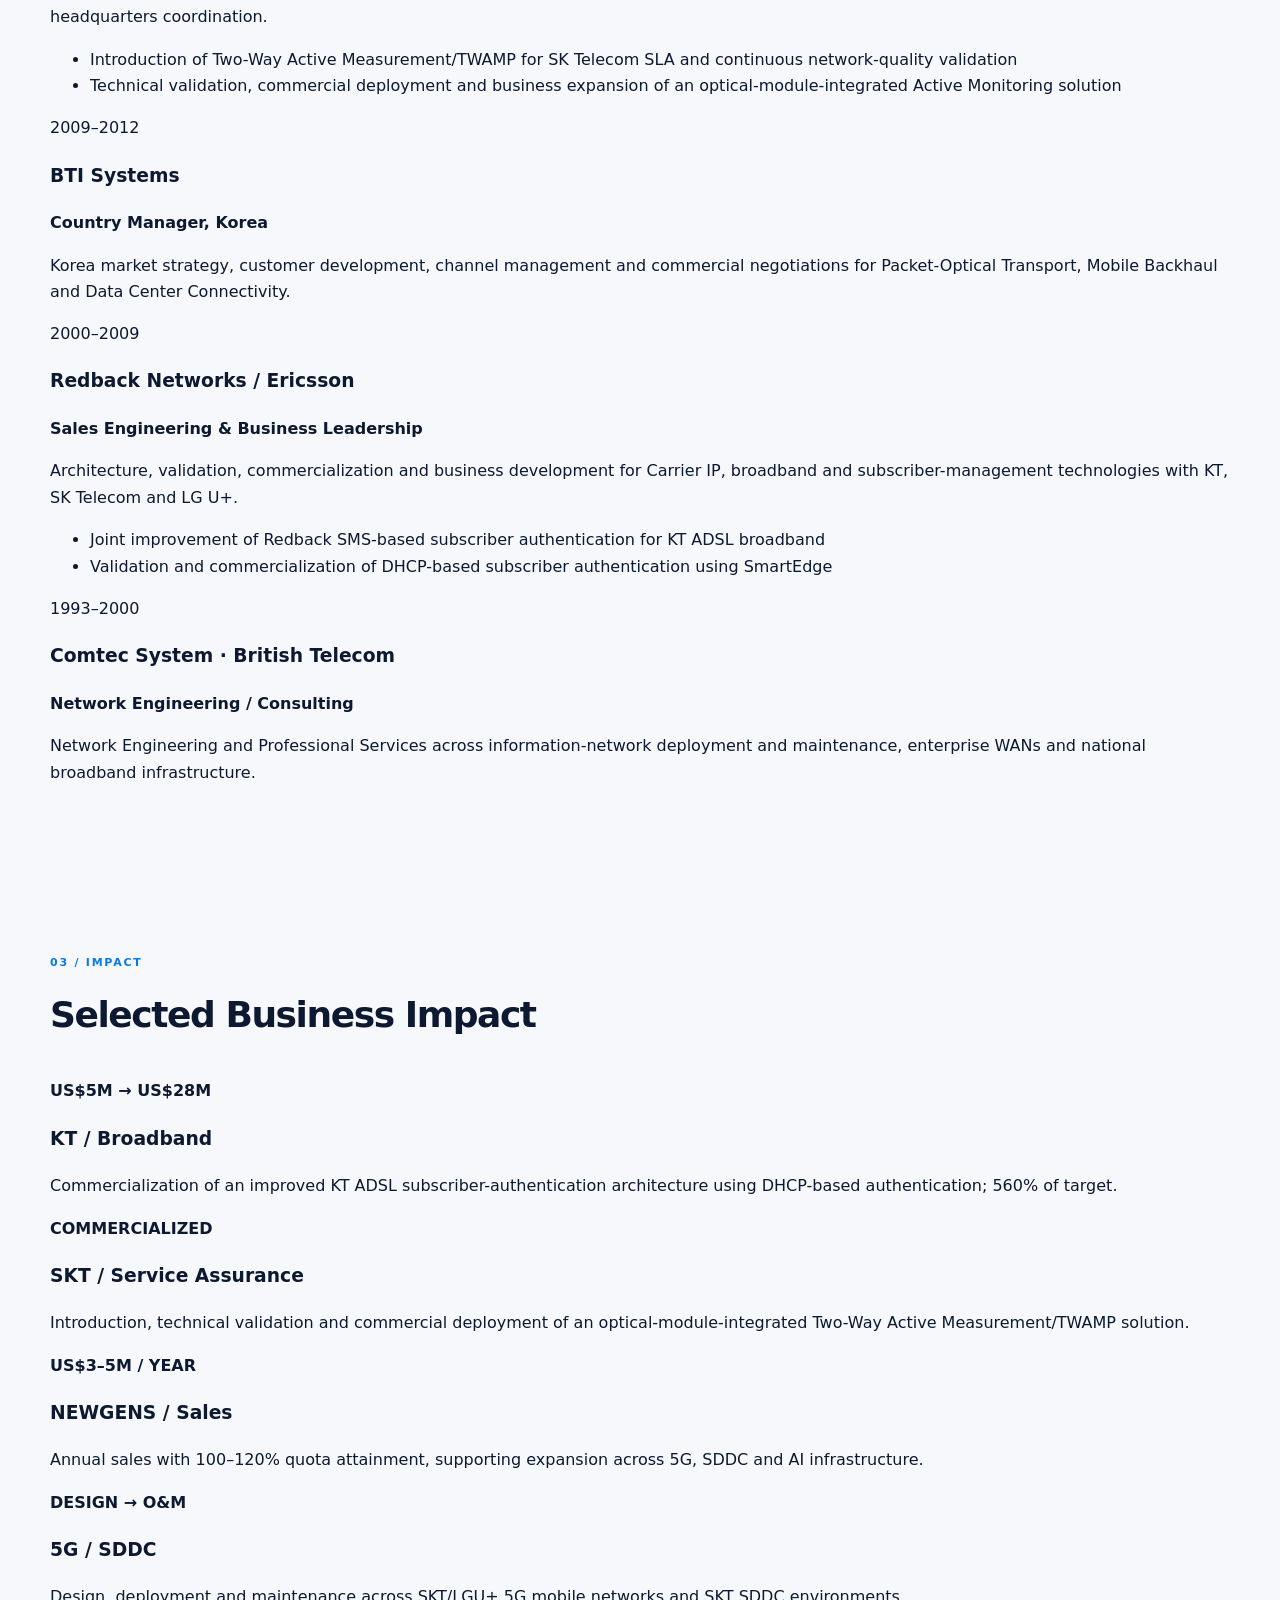
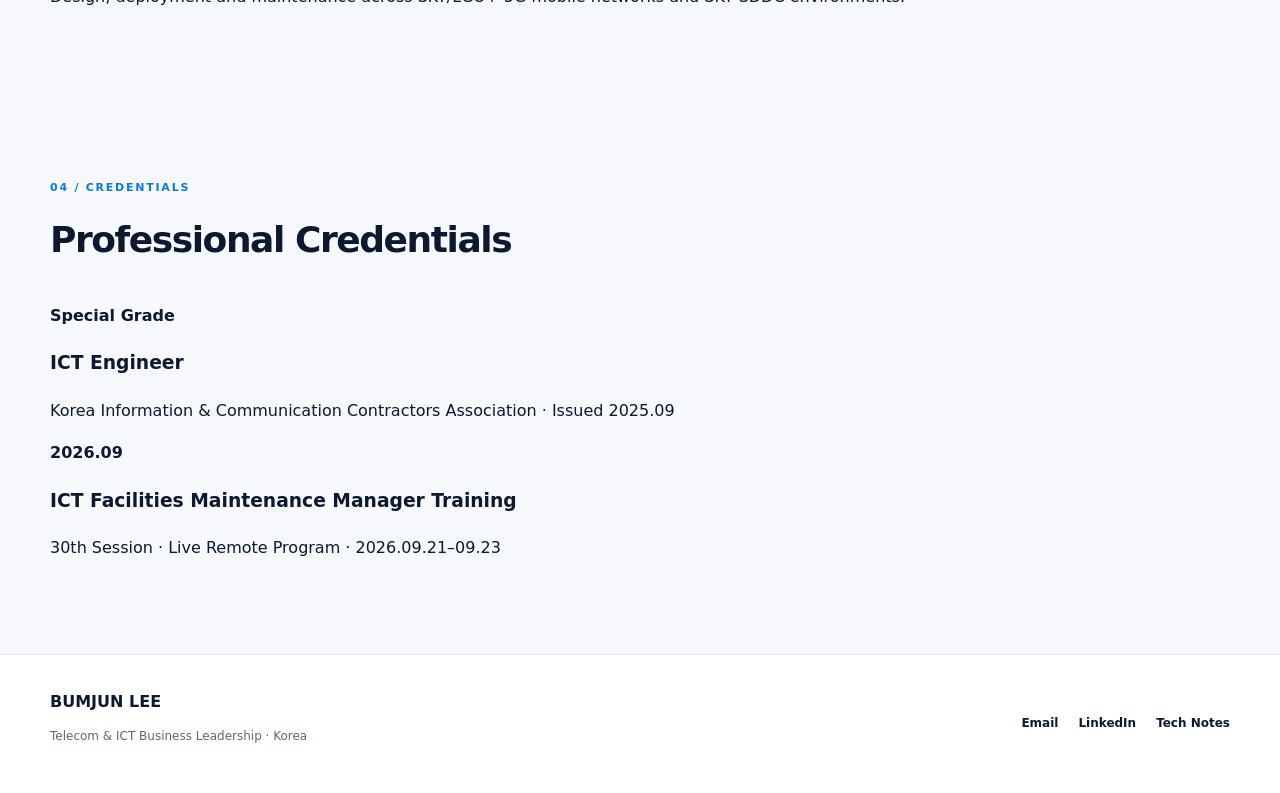
<file: profile.html>
<!doctype html><html lang="en"><head><meta charset="utf-8"><meta name="viewport" content="width=device-width,initial-scale=1"><meta name="description" content="Executive profile of BumJun Lee — telecom, ICT, Korea country management, network engineering and technology business development."><title>BumJun Lee | Executive Profile</title><link rel="stylesheet" href="./styles.css"></head><body><header class="site-header"><div class="shell nav-wrap"><a class="brand" href="./index.html"><span class="brand-mark">BJ</span><span>BJ Tech Notes</span></a><nav class="nav"><a href="./index.html#notes">Tech Notes</a><a href="./index.html#topics">Topics</a><a href="./profile.html">Profile</a><a href="https://github.com/mystar11" target="_blank" rel="noreferrer">GitHub ↗</a></nav></div></header><main><section class="profile-hero shell"><p class="eyebrow">EXECUTIVE PROFILE</p><h1>BumJun Lee</h1><p><strong>Telecom & ICT Business Leader</strong> · Seoul Metropolitan Area, Korea</p><p>30+ years across telecom and ICT, covering network design, deployment and maintenance, Korea country management for global vendors, new-business development, technical validation and commercialization.</p></section><section class="shell section"><div class="section-title"><div><p class="eyebrow">01 / EXPERTISE</p><h2>Core Expertise</h2></div><p>Engineering depth combined with commercial execution across Korean Tier-1 operators and global technology vendors.</p></div><div class="topic-grid" style="background:#07111f"><article><span>01</span><h3>Telecom & Network</h3><p>Carrier IP · Broadband · 4G/5G · SDDC</p></article><article><span>02</span><h3>Business Leadership</h3><p>Country Management · Korea GTM · P&L</p></article><article><span>03</span><h3>Project Execution</h3><p>PoC · Proposal · Negotiation · Deployment</p></article><article><span>04</span><h3>Service Assurance</h3><p>SLA · Active Monitoring · TWAMP</p></article><article><span>05</span><h3>Data Center & AI</h3><p>DC Network · Cloud · GPU Infrastructure</p></article><article><span>06</span><h3>Partner Ecosystem</h3><p>Global Vendor · SI · Channel · Tier-1 Operator</p></article></div></section><section class="shell section"><div class="section-title"><div><p class="eyebrow">02 / CAREER</p><h2>Career & Key Projects</h2></div><p>Roles, technical programs and measurable business outcomes.</p></div><article class="career"><time>2017–2025</time><div><h3>NEWGENS</h3><b>Vice President · New Business Development</b><p>New-business development, technical proposals, strategic partnerships and commercialization across telecom, 5G, SDDC, data centers, AI infrastructure and security.</p><ul><li>New-solution proposals, PoCs and commercial wins with KT, SK Telecom, LG U+ and enterprise customers</li><li>Design, deployment and maintenance of SKT/LGU+ 5G mobile networks and SKT SDDC environments</li><li>AI data-center and GPU infrastructure business development and partner engagement</li></ul></div></article><article class="career"><time>2012–2017</time><div><h3>Accedian Networks</h3><b>Country Manager, Korea</b><p>Korea business leadership for Network Performance Monitoring and Service Assurance, including Tier-1 telecom accounts, partner channels and headquarters coordination.</p><ul><li>Introduction of Two-Way Active Measurement/TWAMP for SK Telecom SLA and continuous network-quality validation</li><li>Technical validation, commercial deployment and business expansion of an optical-module-integrated Active Monitoring solution</li></ul></div></article><article class="career"><time>2009–2012</time><div><h3>BTI Systems</h3><b>Country Manager, Korea</b><p>Korea market strategy, customer development, channel management and commercial negotiations for Packet-Optical Transport, Mobile Backhaul and Data Center Connectivity.</p></div></article><article class="career"><time>2000–2009</time><div><h3>Redback Networks / Ericsson</h3><b>Sales Engineering & Business Leadership</b><p>Architecture, validation, commercialization and business development for Carrier IP, broadband and subscriber-management technologies with KT, SK Telecom and LG U+.</p><ul><li>Joint improvement of Redback SMS-based subscriber authentication for KT ADSL broadband</li><li>Validation and commercialization of DHCP-based subscriber authentication using SmartEdge</li></ul></div></article><article class="career"><time>1993–2000</time><div><h3>Comtec System · British Telecom</h3><b>Network Engineering / Consulting</b><p>Network Engineering and Professional Services across information-network deployment and maintenance, enterprise WANs and national broadband infrastructure.</p></div></article></section><section class="shell section"><div class="section-title"><div><p class="eyebrow">03 / IMPACT</p><h2>Selected Business Impact</h2></div></div><div class="impact-grid"><article><strong>US$5M → US$28M</strong><h3>KT / Broadband</h3><p>Commercialization of an improved KT ADSL subscriber-authentication architecture using DHCP-based authentication; 560% of target.</p></article><article><strong>COMMERCIALIZED</strong><h3>SKT / Service Assurance</h3><p>Introduction, technical validation and commercial deployment of an optical-module-integrated Two-Way Active Measurement/TWAMP solution.</p></article><article><strong>US$3–5M / YEAR</strong><h3>NEWGENS / Sales</h3><p>Annual sales with 100–120% quota attainment, supporting expansion across 5G, SDDC and AI infrastructure.</p></article><article><strong>DESIGN → O&M</strong><h3>5G / SDDC</h3><p>Design, deployment and maintenance across SKT/LGU+ 5G mobile networks and SKT SDDC environments.</p></article></div></section><section class="shell section"><div class="section-title"><div><p class="eyebrow">04 / CREDENTIALS</p><h2>Professional Credentials</h2></div></div><div class="impact-grid"><article><strong>Special Grade</strong><h3>ICT Engineer</h3><p>Korea Information & Communication Contractors Association · Issued 2025.09</p></article><article><strong>2026.09</strong><h3>ICT Facilities Maintenance Manager Training</h3><p>30th Session · Live Remote Program · 2026.09.21–09.23</p></article></div></section></main><footer><div class="shell footer-grid"><div><strong>BUMJUN LEE</strong><p>Telecom & ICT Business Leadership · Korea</p></div><div class="footer-links"><a href="mailto:bjlee210@gmail.com">Email</a><a href="https://www.linkedin.com/in/bumjun-lee-8b30562/" target="_blank" rel="noreferrer">LinkedIn</a><a href="./index.html">Tech Notes</a></div></div></footer></body></html>
</file>
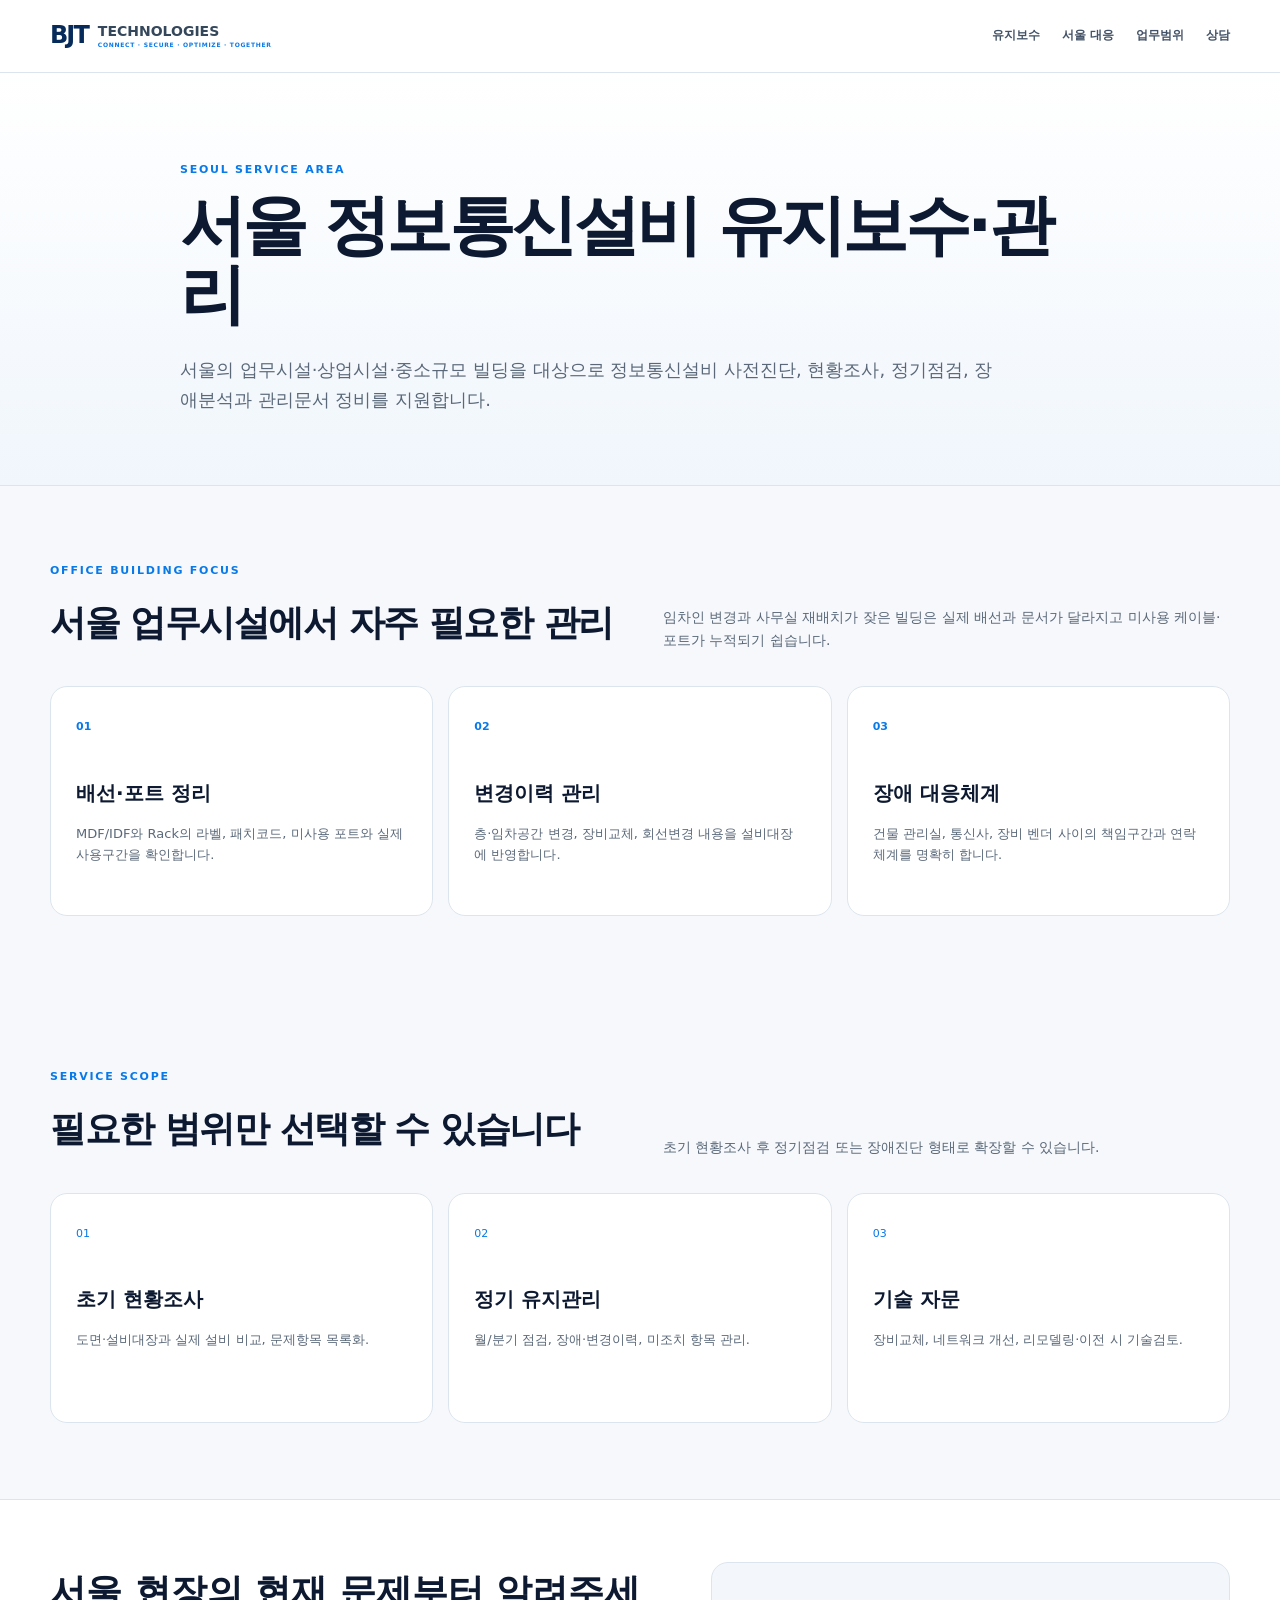
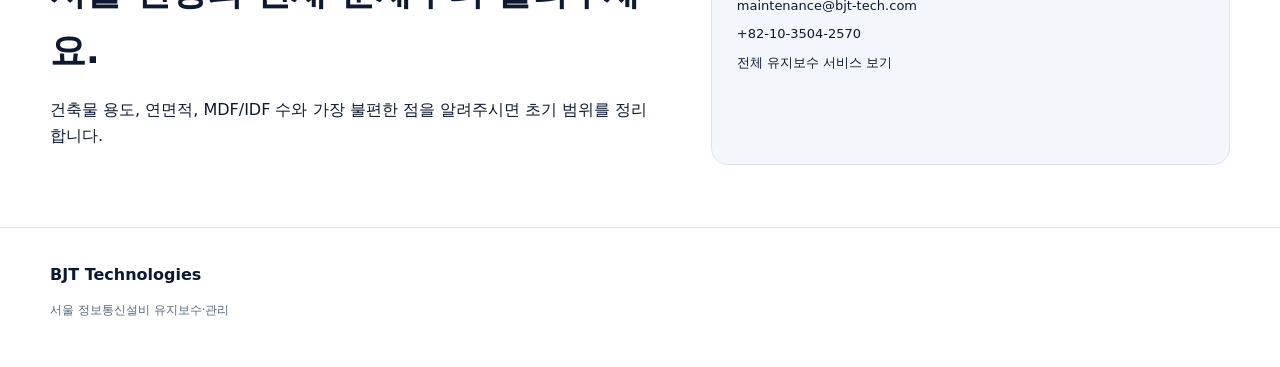
<file: seoul-ict-maintenance.html>
<!doctype html><html lang="ko"><head><meta charset="utf-8"/><meta name="viewport" content="width=device-width,initial-scale=1"/><meta name="description" content="서울 정보통신설비 유지보수·관리. BJT는 업무시설·빌딩의 MDF/IDF/Rack, 케이블, 네트워크 설비 현황조사, 정기점검과 장애진단을 지원합니다."/><meta name="robots" content="index,follow"/><link rel="canonical" href="https://bjt-tech.com/seoul-ict-maintenance.html"/><title>서울 정보통신설비 유지보수·관리 | BJT</title><link rel="stylesheet" href="./styles.css"/></head><body><header class="site-header"><div class="shell nav-wrap"><a class="brand" href="./index.html"><span class="logo-mark">BJT</span><span class="logo-text">TECHNOLOGIES<small>CONNECT · SECURE · OPTIMIZE · TOGETHER</small></span></a><nav class="nav"><a href="./maintenance.html">유지보수</a><a href="#local">서울 대응</a><a href="#scope">업무범위</a><a href="#contact">상담</a></nav></div></header><main><section class="hero maintenance-hero"><div class="shell narrow"><p class="eyebrow">SEOUL SERVICE AREA</p><h1>서울 정보통신설비 유지보수·관리</h1><p class="hero-lead">서울의 업무시설·상업시설·중소규모 빌딩을 대상으로 정보통신설비 사전진단, 현황조사, 정기점검, 장애분석과 관리문서 정비를 지원합니다.</p></div></section><section class="shell section" id="local"><div class="section-title"><div><p class="eyebrow">OFFICE BUILDING FOCUS</p><h2>서울 업무시설에서 자주 필요한 관리</h2></div><p>임차인 변경과 사무실 재배치가 잦은 빌딩은 실제 배선과 문서가 달라지고 미사용 케이블·포트가 누적되기 쉽습니다.</p></div><div class="process-grid"><article><b>01</b><h3>배선·포트 정리</h3><p>MDF/IDF와 Rack의 라벨, 패치코드, 미사용 포트와 실제 사용구간을 확인합니다.</p></article><article><b>02</b><h3>변경이력 관리</h3><p>층·임차공간 변경, 장비교체, 회선변경 내용을 설비대장에 반영합니다.</p></article><article><b>03</b><h3>장애 대응체계</h3><p>건물 관리실, 통신사, 장비 벤더 사이의 책임구간과 연락체계를 명확히 합니다.</p></article></div></section><section class="shell section" id="scope"><div class="section-title"><div><p class="eyebrow">SERVICE SCOPE</p><h2>필요한 범위만 선택할 수 있습니다</h2></div><p>초기 현황조사 후 정기점검 또는 장애진단 형태로 확장할 수 있습니다.</p></div><div class="service-grid"><article><span>01</span><h3>초기 현황조사</h3><p>도면·설비대장과 실제 설비 비교, 문제항목 목록화.</p></article><article><span>02</span><h3>정기 유지관리</h3><p>월/분기 점검, 장애·변경이력, 미조치 항목 관리.</p></article><article><span>03</span><h3>기술 자문</h3><p>장비교체, 네트워크 개선, 리모델링·이전 시 기술검토.</p></article></div></section><section class="contact-band" id="contact"><div class="shell contact-grid"><div><h2>서울 현장의 현재 문제부터 알려주세요.</h2><p>건축물 용도, 연면적, MDF/IDF 수와 가장 불편한 점을 알려주시면 초기 범위를 정리합니다.</p></div><div class="contact-card"><p><a href="mailto:maintenance@bjt-tech.com">maintenance@bjt-tech.com</a></p><p>+82-10-3504-2570</p><p><a href="./maintenance.html">전체 유지보수 서비스 보기</a></p></div></div></section></main><footer><div class="shell footer-grid"><div><strong>BJT Technologies</strong><p>서울 정보통신설비 유지보수·관리</p></div></div></footer></body></html>
</file>
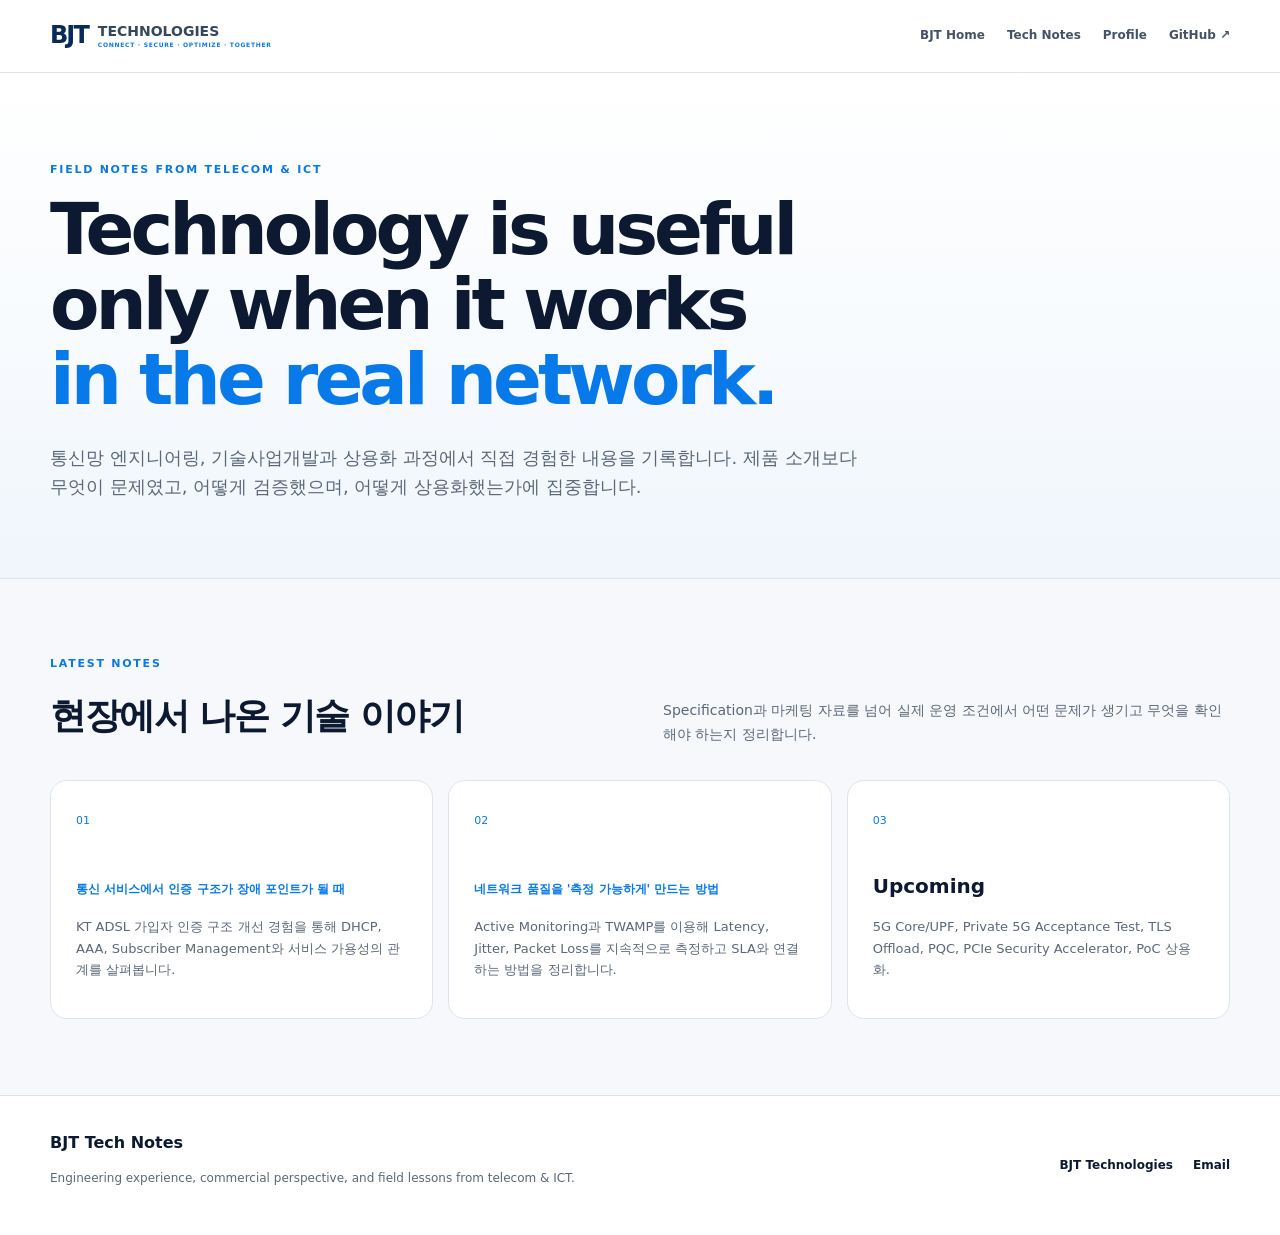
<file: tech-notes.html>
<!doctype html>
<html lang="ko">
<head>
  <meta charset="utf-8" />
  <meta name="viewport" content="width=device-width, initial-scale=1" />
  <meta name="description" content="BJT Tech Notes는 정보통신, 5G, 네트워크 품질, 서비스 보증, 데이터센터, 보안과 기술사업화 현장 경험을 정리합니다." />
  <meta name="robots" content="index,follow" />
  <link rel="canonical" href="https://www.bjt-tech.com/tech-notes.html" />
  <meta property="og:type" content="website" />
  <meta property="og:title" content="BJT Tech Notes | 정보통신·5G·네트워크 기술 노트" />
  <meta property="og:description" content="정보통신망 구축·운영, 5G, 네트워크 품질, 장애분석과 기술사업화 현장 경험을 공유합니다." />
  <meta property="og:url" content="https://www.bjt-tech.com/tech-notes.html" />
  <title>BJT Tech Notes | 정보통신·5G·네트워크 기술 노트</title>
  <link rel="stylesheet" href="./styles.css" />
</head>
<body>
  <header class="site-header">
    <div class="shell nav-wrap">
      <a class="brand" href="./index.html"><span class="logo-mark">BJT</span><span class="logo-text">TECHNOLOGIES<small>CONNECT · SECURE · OPTIMIZE · TOGETHER</small></span></a>
      <nav class="nav"><a href="./index.html">BJT Home</a><a href="#notes">Tech Notes</a><a href="./profile.html">Profile</a><a href="https://github.com/mystar11" target="_blank" rel="noreferrer">GitHub ↗</a></nav>
    </div>
  </header>
  <main>
    <section class="hero corporate-hero"><div class="shell"><p class="eyebrow">FIELD NOTES FROM TELECOM & ICT</p><h1>Technology is useful<br/>only when it works<br/><span>in the real network.</span></h1><p class="hero-lead">통신망 엔지니어링, 기술사업개발과 상용화 과정에서 직접 경험한 내용을 기록합니다. 제품 소개보다 무엇이 문제였고, 어떻게 검증했으며, 어떻게 상용화했는가에 집중합니다.</p></div></section>
    <section class="shell section" id="notes"><div class="section-title"><div><p class="eyebrow">LATEST NOTES</p><h2>현장에서 나온 기술 이야기</h2></div><p>Specification과 마케팅 자료를 넘어 실제 운영 조건에서 어떤 문제가 생기고 무엇을 확인해야 하는지 정리합니다.</p></div>
      <div class="service-grid">
        <article><span>01</span><h3><a href="./posts/kt-broadband-authentication.html">통신 서비스에서 인증 구조가 장애 포인트가 될 때</a></h3><p>KT ADSL 가입자 인증 구조 개선 경험을 통해 DHCP, AAA, Subscriber Management와 서비스 가용성의 관계를 살펴봅니다.</p></article>
        <article><span>02</span><h3><a href="./posts/twamp-service-assurance.html">네트워크 품질을 '측정 가능하게' 만드는 방법</a></h3><p>Active Monitoring과 TWAMP를 이용해 Latency, Jitter, Packet Loss를 지속적으로 측정하고 SLA와 연결하는 방법을 정리합니다.</p></article>
        <article><span>03</span><h3>Upcoming</h3><p>5G Core/UPF, Private 5G Acceptance Test, TLS Offload, PQC, PCIe Security Accelerator, PoC 상용화.</p></article>
      </div>
    </section>
  </main>
  <footer><div class="shell footer-grid"><div><strong>BJT Tech Notes</strong><p>Engineering experience, commercial perspective, and field lessons from telecom & ICT.</p></div><div class="footer-links"><a href="./index.html">BJT Technologies</a><a href="mailto:contact@bjt-tech.com">Email</a></div></div></footer>
</body></html>
</file>
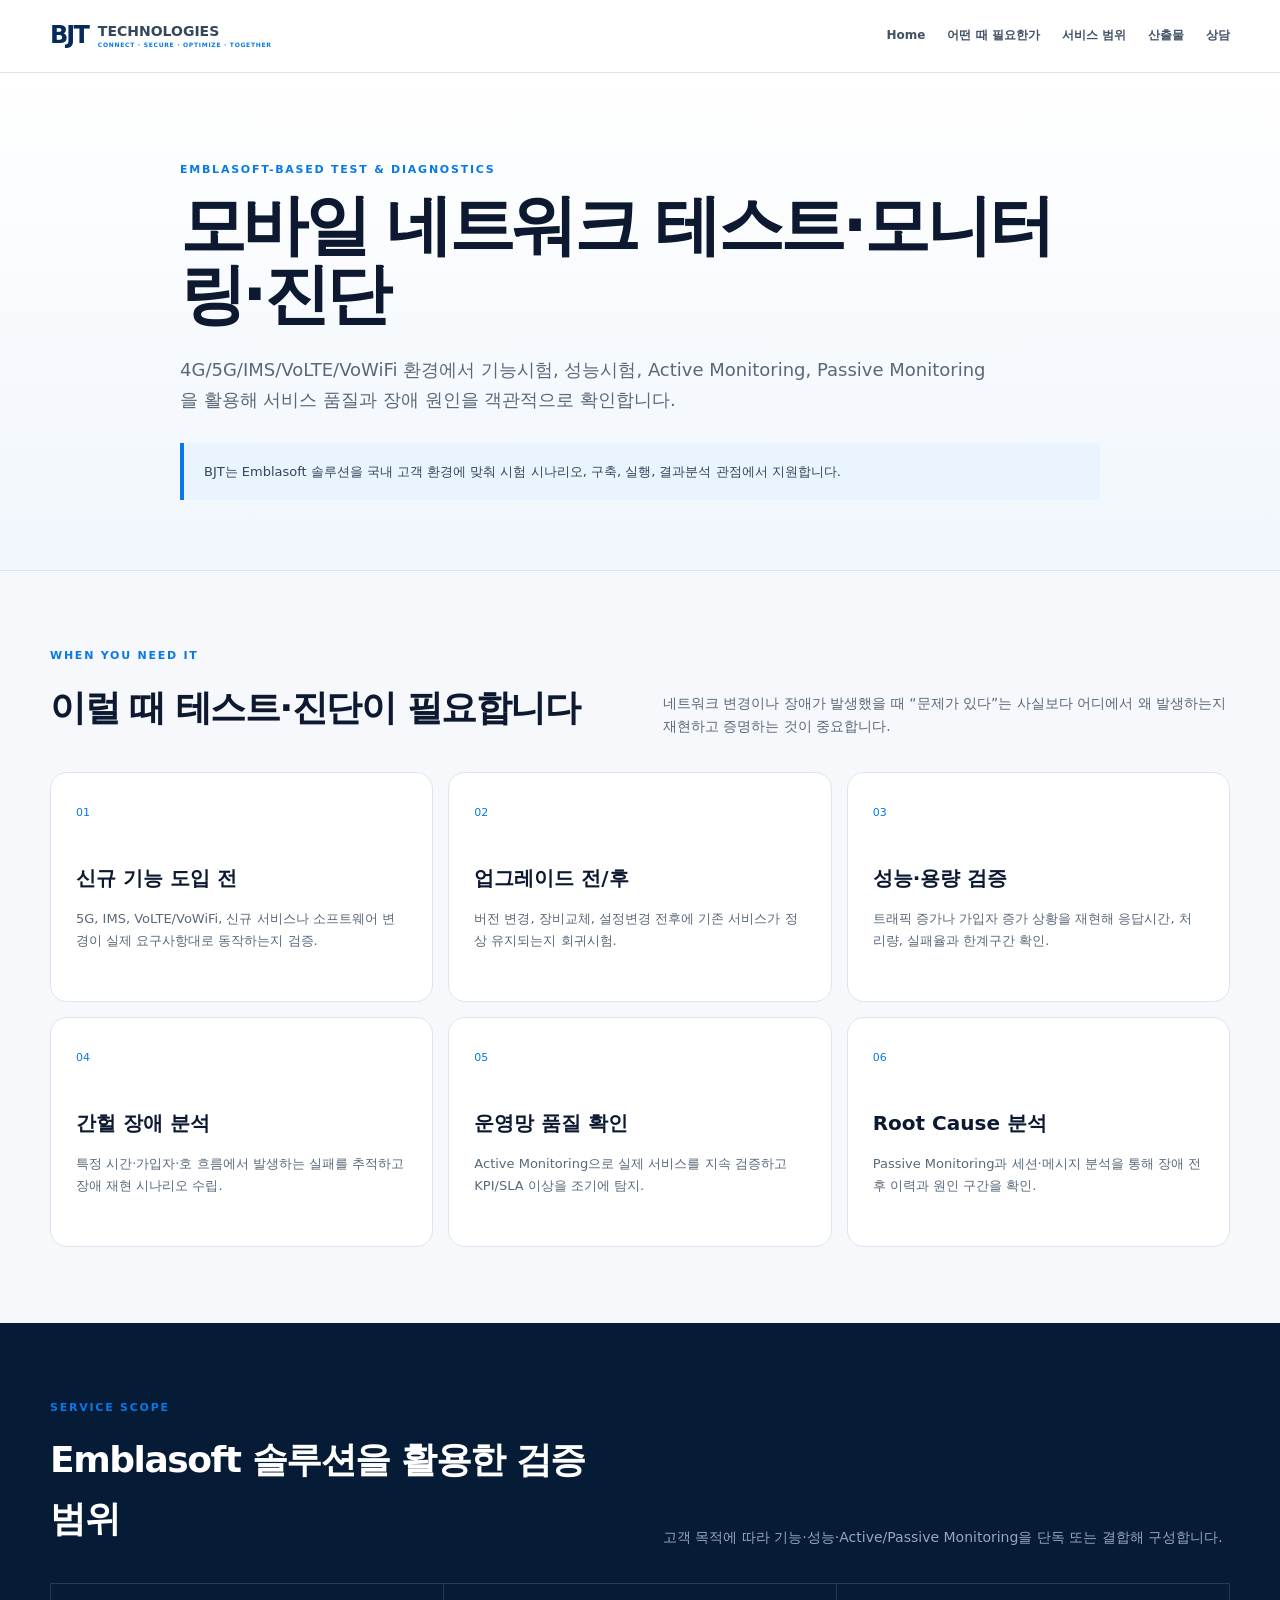
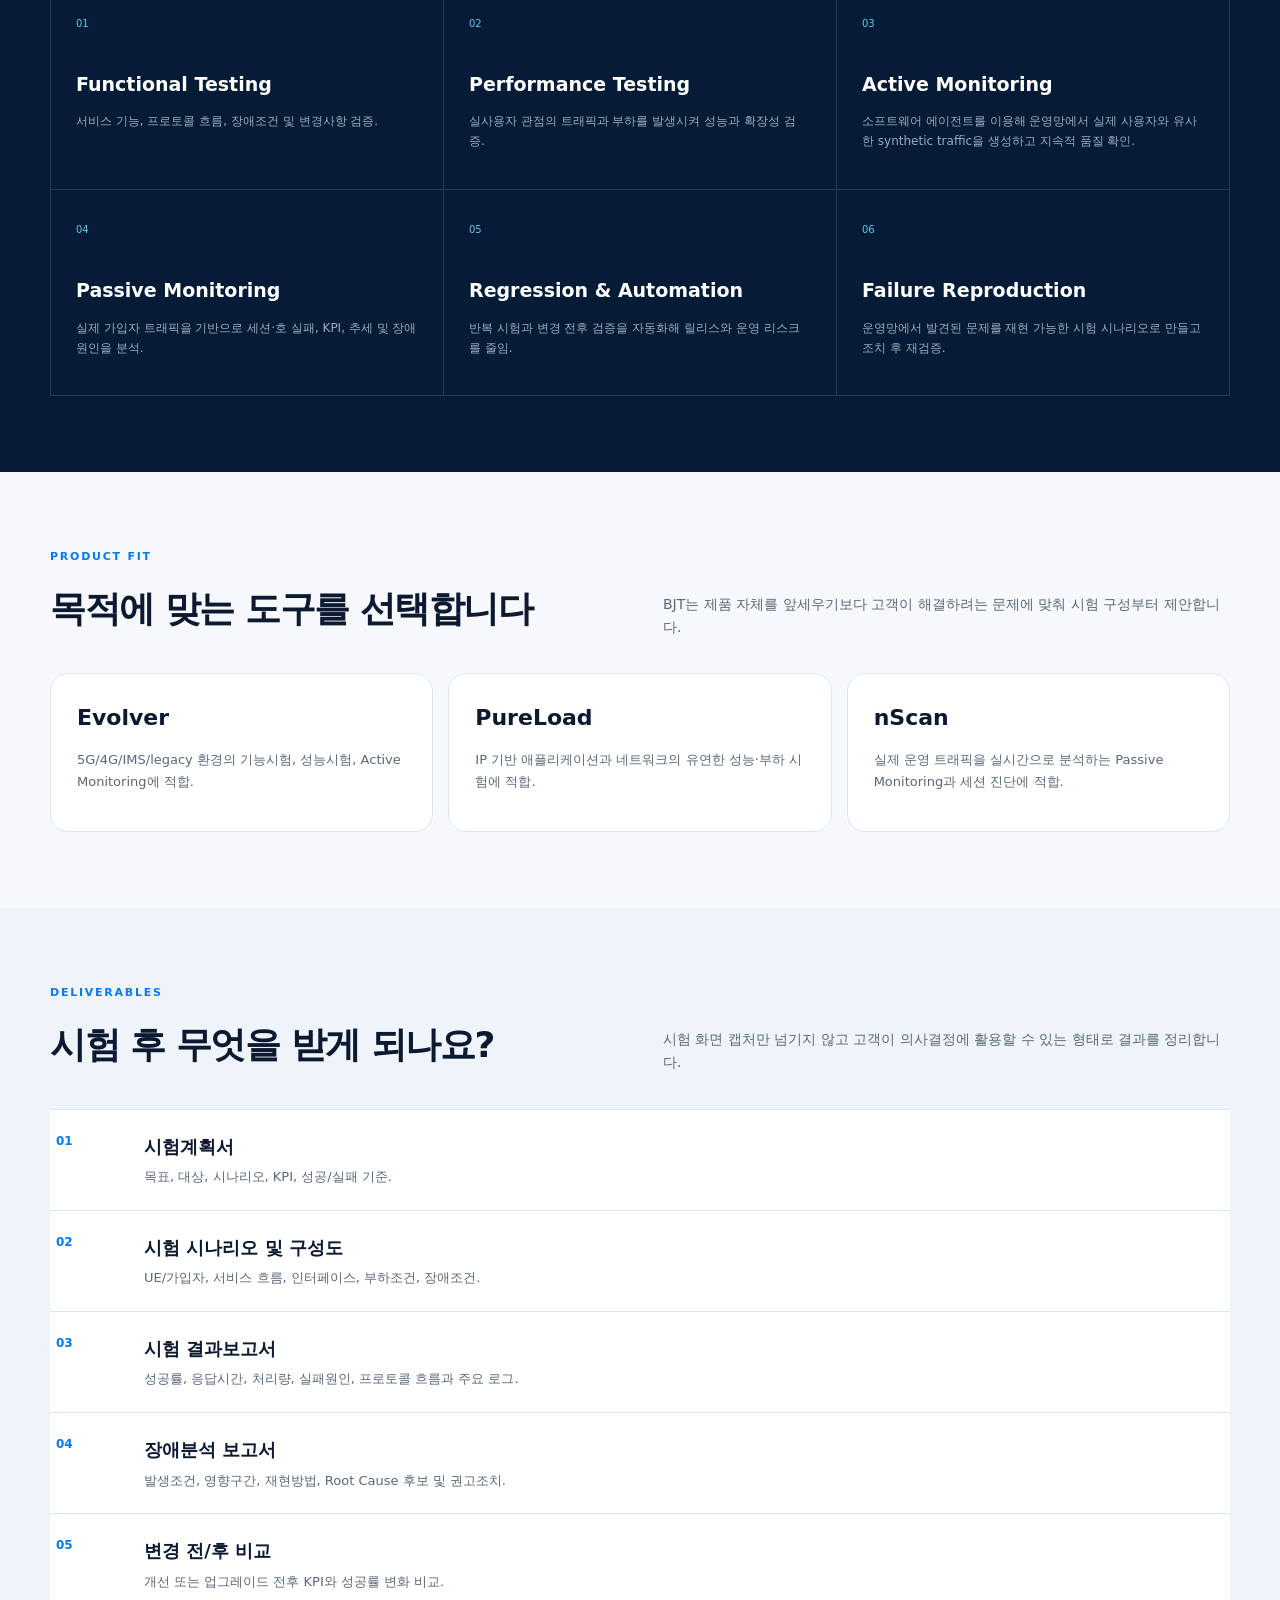
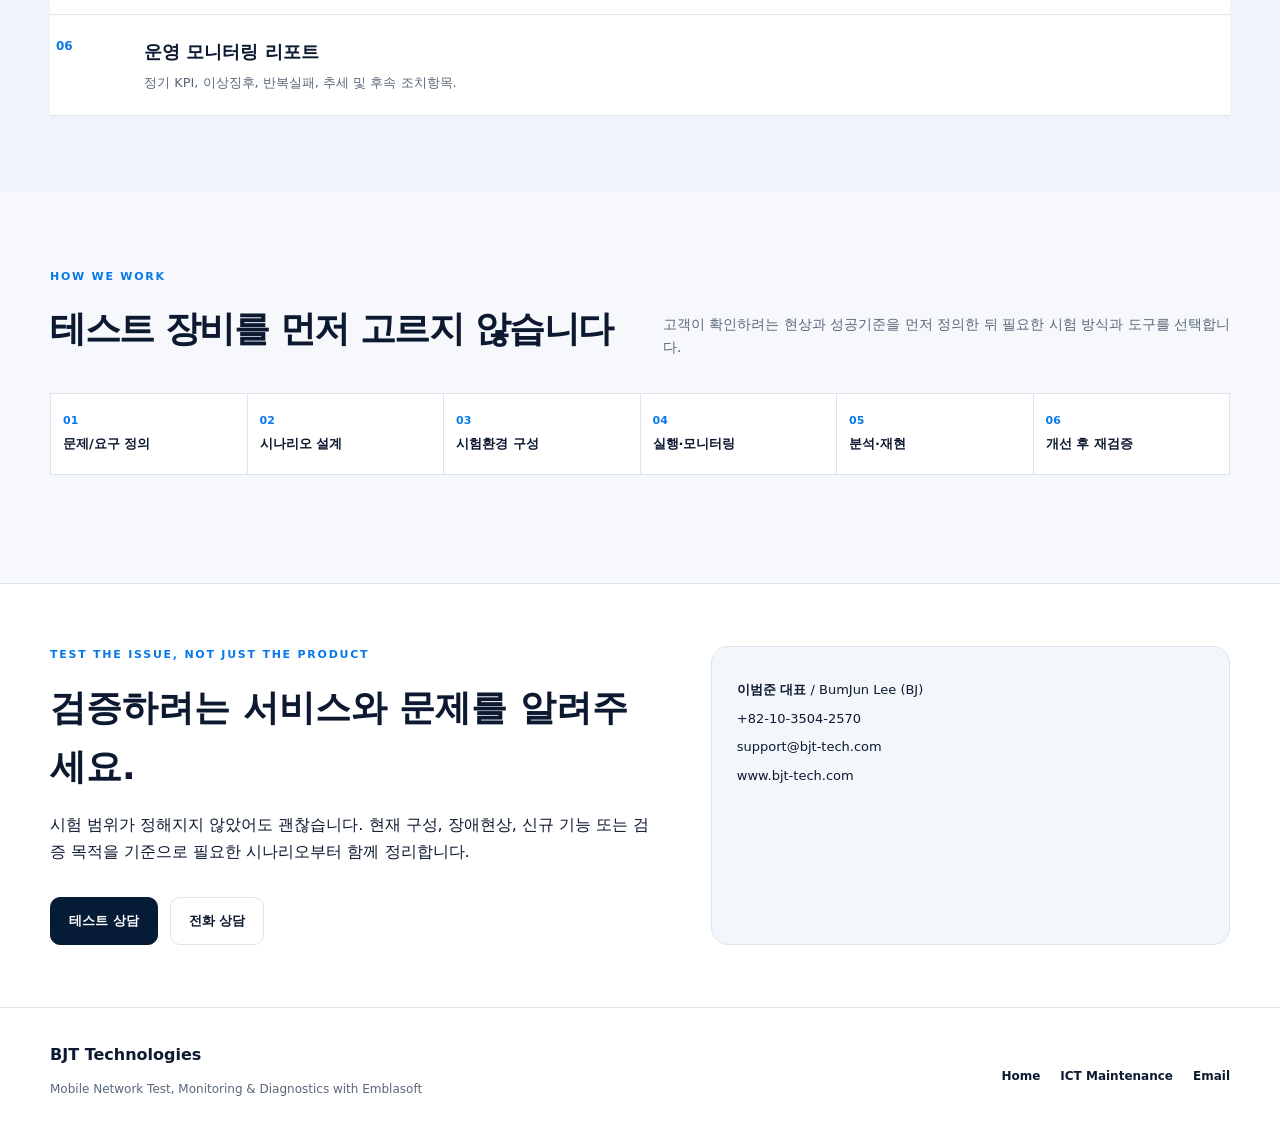
<file: testing.html>
<!doctype html>
<html lang="ko">
<head>
  <meta charset="utf-8" />
  <meta name="viewport" content="width=device-width, initial-scale=1" />
  <meta name="description" content="BJT Technologies의 Emblasoft 기반 4G·5G 모바일 네트워크 테스트·모니터링·진단 서비스. 기능시험, 성능·부하시험, Active/Passive Monitoring, 회귀시험과 장애 원인분석을 지원합니다." />
  <meta name="robots" content="index,follow" />
  <link rel="canonical" href="https://www.bjt-tech.com/testing.html" />
  <meta property="og:type" content="website" />
  <meta property="og:title" content="5G 네트워크 테스트·모니터링·진단 | Emblasoft | BJT Technologies" />
  <meta property="og:description" content="Emblasoft 기반 4G·5G 기능·성능·부하시험, Active/Passive Monitoring, 장애 재현과 Root Cause 분석." />
  <meta property="og:url" content="https://www.bjt-tech.com/testing.html" />
  <title>5G 네트워크 테스트·모니터링·진단 | Emblasoft | BJT Technologies</title>
  <link rel="stylesheet" href="./styles.css" />
</head>
<body>
<header class="site-header"><div class="shell nav-wrap"><a class="brand" href="./index.html"><span class="logo-mark">BJT</span><span class="logo-text">TECHNOLOGIES<small>CONNECT · SECURE · OPTIMIZE · TOGETHER</small></span></a><nav class="nav"><a href="./index.html">Home</a><a href="#cases">어떤 때 필요한가</a><a href="#scope">서비스 범위</a><a href="#deliverables">산출물</a><a href="#contact">상담</a></nav></div></header>
<main>
<section class="hero maintenance-hero test-hero"><div class="shell narrow"><p class="eyebrow">EMBLASOFT-BASED TEST & DIAGNOSTICS</p><h1>모바일 네트워크 테스트·모니터링·진단</h1><p class="hero-lead">4G/5G/IMS/VoLTE/VoWiFi 환경에서 기능시험, 성능시험, Active Monitoring, Passive Monitoring을 활용해 서비스 품질과 장애 원인을 객관적으로 확인합니다.</p><div class="notice">BJT는 Emblasoft 솔루션을 국내 고객 환경에 맞춰 시험 시나리오, 구축, 실행, 결과분석 관점에서 지원합니다.</div></div></section>
<section class="shell section" id="cases"><div class="section-title"><div><p class="eyebrow">WHEN YOU NEED IT</p><h2>이럴 때 테스트·진단이 필요합니다</h2></div><p>네트워크 변경이나 장애가 발생했을 때 “문제가 있다”는 사실보다 어디에서 왜 발생하는지 재현하고 증명하는 것이 중요합니다.</p></div><div class="service-grid"><article><span>01</span><h3>신규 기능 도입 전</h3><p>5G, IMS, VoLTE/VoWiFi, 신규 서비스나 소프트웨어 변경이 실제 요구사항대로 동작하는지 검증.</p></article><article><span>02</span><h3>업그레이드 전/후</h3><p>버전 변경, 장비교체, 설정변경 전후에 기존 서비스가 정상 유지되는지 회귀시험.</p></article><article><span>03</span><h3>성능·용량 검증</h3><p>트래픽 증가나 가입자 증가 상황을 재현해 응답시간, 처리량, 실패율과 한계구간 확인.</p></article><article><span>04</span><h3>간헐 장애 분석</h3><p>특정 시간·가입자·호 흐름에서 발생하는 실패를 추적하고 장애 재현 시나리오 수립.</p></article><article><span>05</span><h3>운영망 품질 확인</h3><p>Active Monitoring으로 실제 서비스를 지속 검증하고 KPI/SLA 이상을 조기에 탐지.</p></article><article><span>06</span><h3>Root Cause 분석</h3><p>Passive Monitoring과 세션·메시지 분석을 통해 장애 전후 이력과 원인 구간을 확인.</p></article></div></section>
<section class="dark-band" id="scope"><div class="shell section"><div class="section-title light"><div><p class="eyebrow">SERVICE SCOPE</p><h2>Emblasoft 솔루션을 활용한 검증 범위</h2></div><p>고객 목적에 따라 기능·성능·Active/Passive Monitoring을 단독 또는 결합해 구성합니다.</p></div><div class="topic-grid"><article><span>01</span><h3>Functional Testing</h3><p>서비스 기능, 프로토콜 흐름, 장애조건 및 변경사항 검증.</p></article><article><span>02</span><h3>Performance Testing</h3><p>실사용자 관점의 트래픽과 부하를 발생시켜 성능과 확장성 검증.</p></article><article><span>03</span><h3>Active Monitoring</h3><p>소프트웨어 에이전트를 이용해 운영망에서 실제 사용자와 유사한 synthetic traffic을 생성하고 지속적 품질 확인.</p></article><article><span>04</span><h3>Passive Monitoring</h3><p>실제 가입자 트래픽을 기반으로 세션·호 실패, KPI, 추세 및 장애 원인을 분석.</p></article><article><span>05</span><h3>Regression & Automation</h3><p>반복 시험과 변경 전후 검증을 자동화해 릴리스와 운영 리스크를 줄임.</p></article><article><span>06</span><h3>Failure Reproduction</h3><p>운영망에서 발견된 문제를 재현 가능한 시험 시나리오로 만들고 조치 후 재검증.</p></article></div></div></section>
<section class="shell section"><div class="section-title"><div><p class="eyebrow">PRODUCT FIT</p><h2>목적에 맞는 도구를 선택합니다</h2></div><p>BJT는 제품 자체를 앞세우기보다 고객이 해결하려는 문제에 맞춰 시험 구성부터 제안합니다.</p></div><div class="product-grid"><article><h3>Evolver</h3><p>5G/4G/IMS/legacy 환경의 기능시험, 성능시험, Active Monitoring에 적합.</p></article><article><h3>PureLoad</h3><p>IP 기반 애플리케이션과 네트워크의 유연한 성능·부하 시험에 적합.</p></article><article><h3>nScan</h3><p>실제 운영 트래픽을 실시간으로 분석하는 Passive Monitoring과 세션 진단에 적합.</p></article></div></section>
<section class="pricing-band" id="deliverables"><div class="shell section"><div class="section-title"><div><p class="eyebrow">DELIVERABLES</p><h2>시험 후 무엇을 받게 되나요?</h2></div><p>시험 화면 캡처만 넘기지 않고 고객이 의사결정에 활용할 수 있는 형태로 결과를 정리합니다.</p></div><div class="deliverable-list"><article><b>01</b><div><h3>시험계획서</h3><p>목표, 대상, 시나리오, KPI, 성공/실패 기준.</p></div></article><article><b>02</b><div><h3>시험 시나리오 및 구성도</h3><p>UE/가입자, 서비스 흐름, 인터페이스, 부하조건, 장애조건.</p></div></article><article><b>03</b><div><h3>시험 결과보고서</h3><p>성공률, 응답시간, 처리량, 실패원인, 프로토콜 흐름과 주요 로그.</p></div></article><article><b>04</b><div><h3>장애분석 보고서</h3><p>발생조건, 영향구간, 재현방법, Root Cause 후보 및 권고조치.</p></div></article><article><b>05</b><div><h3>변경 전/후 비교</h3><p>개선 또는 업그레이드 전후 KPI와 성공률 변화 비교.</p></div></article><article><b>06</b><div><h3>운영 모니터링 리포트</h3><p>정기 KPI, 이상징후, 반복실패, 추세 및 후속 조치항목.</p></div></article></div></div></section>
<section class="shell section simple-flow"><div class="section-title"><div><p class="eyebrow">HOW WE WORK</p><h2>테스트 장비를 먼저 고르지 않습니다</h2></div><p>고객이 확인하려는 현상과 성공기준을 먼저 정의한 뒤 필요한 시험 방식과 도구를 선택합니다.</p></div><div class="steps"><div><b>01</b><span>문제/요구 정의</span></div><div><b>02</b><span>시나리오 설계</span></div><div><b>03</b><span>시험환경 구성</span></div><div><b>04</b><span>실행·모니터링</span></div><div><b>05</b><span>분석·재현</span></div><div><b>06</b><span>개선 후 재검증</span></div></div></section>
<section class="contact-band" id="contact"><div class="shell contact-grid"><div><p class="eyebrow">TEST THE ISSUE, NOT JUST THE PRODUCT</p><h2>검증하려는 서비스와 문제를 알려주세요.</h2><p>시험 범위가 정해지지 않았어도 괜찮습니다. 현재 구성, 장애현상, 신규 기능 또는 검증 목적을 기준으로 필요한 시나리오부터 함께 정리합니다.</p><div class="contact-actions"><a class="button primary" href="mailto:support@bjt-tech.com?subject=BJT%20네트워크%20테스트%20문의">테스트 상담</a><a class="button ghost" href="tel:+821035042570">전화 상담</a></div></div><div class="contact-card"><p><b>이범준 대표</b> / BumJun Lee (BJ)</p><p>+82-10-3504-2570</p><p><a href="mailto:support@bjt-tech.com">support@bjt-tech.com</a></p><p><a href="https://www.bjt-tech.com">www.bjt-tech.com</a></p></div></div></section>
</main><footer><div class="shell footer-grid"><div><strong>BJT Technologies</strong><p>Mobile Network Test, Monitoring & Diagnostics with Emblasoft</p></div><div class="footer-links"><a href="./index.html">Home</a><a href="./maintenance.html">ICT Maintenance</a><a href="mailto:support@bjt-tech.com">Email</a></div></div></footer>
</body></html>
</file>
<file: styles.css>
:root{--bg:#f6f8fb;--ink:#0c1930;--muted:#5a6879;--line:#dce5ee;--blue:#0879e8;--cyan:#22b5df;--navy:#061b36;--card:#fff;--max:1180px}*{box-sizing:border-box}html{scroll-behavior:smooth}body{margin:0;background:var(--bg);color:var(--ink);font-family:Inter,ui-sans-serif,system-ui,-apple-system,BlinkMacSystemFont,"Segoe UI","Noto Sans KR",Arial,sans-serif;line-height:1.65}a{color:inherit;text-decoration:none}.shell{width:min(calc(100% - 40px),var(--max));margin:auto}.narrow{width:min(calc(100% - 40px),920px);margin:auto}.site-header{position:sticky;top:0;z-index:30;background:rgba(255,255,255,.94);backdrop-filter:blur(14px);border-bottom:1px solid var(--line)}.nav-wrap{min-height:72px;display:flex;align-items:center;justify-content:space-between;gap:25px}.brand{display:flex;align-items:center;gap:10px}.logo-mark{font-size:24px;font-weight:900;color:#062a59;letter-spacing:-.08em}.logo-text{font-weight:850;font-size:14px;color:#35485b;line-height:1.05}.logo-text small{display:block;font-size:6px;letter-spacing:.12em;color:#0879e8;margin-top:4px}.nav{display:flex;gap:22px;align-items:center;font-size:12px;font-weight:750;color:#435266}.nav a:hover{color:var(--blue)}.hero{background:linear-gradient(180deg,#fff 0%,#f0f6fc 100%);border-bottom:1px solid var(--line)}.corporate-hero{padding:88px 0 76px}.maintenance-hero{padding:88px 0 70px}.hero-grid{display:grid;grid-template-columns:1.35fr .8fr;gap:65px;align-items:center}.eyebrow{margin:0 0 13px;color:var(--blue);font-size:11px;font-weight:850;letter-spacing:.16em}.hero h1{font-size:clamp(42px,6vw,72px);line-height:1.04;letter-spacing:-.055em;margin:0}.maintenance-hero h1{font-size:clamp(42px,6vw,66px)}.hero h1 span{color:var(--blue)}.hero-lead{font-size:18px;color:var(--muted);max-width:820px;margin:26px 0 0}.hero-actions,.contact-actions{display:flex;gap:12px;margin-top:32px;flex-wrap:wrap}.button{display:inline-flex;align-items:center;justify-content:center;padding:12px 18px;border:1px solid var(--line);border-radius:10px;font-size:13px;font-weight:800}.button.primary{background:var(--navy);color:#fff;border-color:var(--navy)}.button.primary:hover{background:var(--blue);border-color:var(--blue)}.button.ghost{background:#fff}.hero-card{background:var(--navy);color:#fff;border-radius:24px;padding:30px;box-shadow:0 28px 70px rgba(9,34,65,.18)}.card-label{font-size:10px;color:#7fd2ee;letter-spacing:.13em}.hero-card h2{font-size:28px;line-height:1.18;letter-spacing:-.035em}.metric{padding:14px 0;border-top:1px solid #243a55}.metric strong,.metric span{display:block}.metric strong{font-size:14px}.metric span{font-size:11px;color:#9eafc2;margin-top:3px}.notice{margin-top:28px;padding:18px 20px;border-left:4px solid var(--blue);background:#eaf4ff;color:#33455a;font-size:13px}.trust-strip{display:flex;gap:8px;flex-wrap:wrap;margin-top:24px}.trust-strip span{background:#fff;border:1px solid var(--line);padding:7px 10px;border-radius:999px;font-size:11px;font-weight:750;color:#39506a}.section{padding:76px 0}.section-title{display:grid;grid-template-columns:1fr 1fr;gap:46px;align-items:end;margin-bottom:34px}.section-title h2{font-size:36px;letter-spacing:-.04em;margin:0}.section-title>p{margin:0;color:var(--muted);font-size:14px}.about-section{padding-top:68px}.about-grid{display:grid;grid-template-columns:repeat(4,1fr);gap:14px}.about-grid article{background:#fff;border:1px solid var(--line);border-radius:17px;padding:24px;min-height:215px}.about-grid article>span{font-size:10px;color:var(--blue);font-weight:850}.about-grid h3{font-size:19px;margin:30px 0 8px}.about-grid p{font-size:13px;color:var(--muted);margin:0}.credential-panel{margin-top:22px;background:linear-gradient(135deg,#edf6ff 0%,#fff 100%);border:1px solid #cfe3f5;border-radius:20px;padding:28px;display:grid;grid-template-columns:1.15fr .85fr;gap:35px;align-items:center}.credential-panel h3{font-size:25px;margin:0 0 8px;letter-spacing:-.035em}.credential-panel p{font-size:13px;color:#405268;margin:0}.credential-list{display:flex;flex-wrap:wrap;gap:9px}.credential-list span{background:#fff;border:1px solid #c8deef;border-radius:999px;padding:9px 12px;font-size:11px;font-weight:800;color:#214765}.service-grid,.process-grid{display:grid;grid-template-columns:repeat(3,1fr);gap:15px}.service-grid article,.process-grid article{background:#fff;border:1px solid var(--line);border-radius:17px;padding:25px;min-height:230px}.service-grid article>span,.process-grid article>b{font-size:11px;color:var(--blue)}.service-grid h3,.process-grid h3{font-size:20px;margin:38px 0 9px}.service-grid p,.process-grid p{color:var(--muted);font-size:13px}.service-grid a{color:var(--blue);font-size:12px;font-weight:800}.core-service-grid{display:grid;grid-template-columns:1fr 1fr;gap:20px}.three-core{grid-template-columns:repeat(3,1fr)}.core-card{background:#fff;border:1px solid var(--line);border-radius:22px;padding:32px;box-shadow:0 16px 50px rgba(9,53,98,.05)}.core-card h3{font-size:28px;letter-spacing:-.035em;margin:8px 0 12px}.service-kicker{margin:0;color:var(--blue);font-size:10px;font-weight:850;letter-spacing:.13em}.service-lead{font-size:15px;color:var(--muted)}.core-card ul{padding-left:20px;margin:22px 0}.core-card li{margin:9px 0;color:#33465c;font-size:13px}.result-box{background:#eef5fb;border-radius:13px;padding:16px 17px;margin:24px 0}.result-box b,.result-box span{display:block}.result-box b{font-size:12px;color:var(--blue);margin-bottom:5px}.result-box span{font-size:13px;color:#34465a}.dark-band{background:var(--navy);color:#fff}.section-title.light>p{color:#94a7bb}.split-section{display:grid;grid-template-columns:1fr 1fr;gap:60px}.split-section h2{font-size:42px;line-height:1.12;letter-spacing:-.04em;margin:0}.feature-list p{padding:16px 0;border-bottom:1px solid #263b56;color:#9dafc3;font-size:14px}.feature-list strong{display:block;color:#fff;font-size:16px}.topic-grid{display:grid;grid-template-columns:repeat(3,1fr);border-top:1px solid #253a54;border-left:1px solid #253a54}.topic-grid article{min-height:190px;padding:25px;border-right:1px solid #253a54;border-bottom:1px solid #253a54}.topic-grid span{font-size:10px;color:#62c8e8}.topic-grid h3{font-size:19px;margin:34px 0 8px}.topic-grid p{font-size:12px;color:#9bacc0}.value-grid{display:grid;grid-template-columns:repeat(4,1fr);border-top:1px solid #253a54;border-left:1px solid #253a54}.value-grid article{padding:26px;border-right:1px solid #253a54;border-bottom:1px solid #253a54}.value-grid b{font-size:10px;color:#62c8e8}.value-grid h3{font-size:19px;margin:30px 0 8px}.value-grid p{font-size:12px;color:#9bacc0}.maintenance-callout h2{font-size:38px;line-height:1.22;letter-spacing:-.04em}.steps{display:grid;grid-template-columns:repeat(6,1fr);margin:32px 0;border-top:1px solid var(--line);border-left:1px solid var(--line)}.steps div{background:#fff;padding:18px 12px;border-right:1px solid var(--line);border-bottom:1px solid var(--line)}.steps b{display:block;color:var(--blue);font-size:11px}.steps span{font-weight:750;font-size:13px}.deliverable-list{border-top:1px solid var(--line)}.deliverable-list article{display:grid;grid-template-columns:70px 1fr;gap:18px;padding:22px 6px;border-bottom:1px solid var(--line);background:#fff}.deliverable-list b{color:var(--blue);font-size:12px}.deliverable-list h3{margin:0;font-size:18px}.deliverable-list p{margin:5px 0 0;color:var(--muted);font-size:13px}.pricing-band{background:#eef4f9}.plan-grid{display:grid;grid-template-columns:repeat(3,1fr);gap:15px}.plan-grid article{background:#fff;border:1px solid var(--line);border-radius:18px;padding:28px}.plan-grid h3{font-size:14px;color:var(--blue)}.plan-grid strong{font-size:25px}.plan-grid p{color:var(--muted);font-size:13px}.featured-plan{box-shadow:0 18px 50px rgba(9,53,98,.1);border-color:#9bcdf7!important}.product-grid{display:grid;grid-template-columns:repeat(3,1fr);gap:15px}.product-grid article{background:#fff;border:1px solid var(--line);border-radius:18px;padding:26px}.product-grid h3{font-size:22px;margin:0 0 8px}.product-grid p{color:var(--muted);font-size:13px}.compliance h2{font-size:34px;margin:0 0 14px}.compliance>p{color:var(--muted);font-size:14px}.legal-links{display:flex;gap:20px;flex-wrap:wrap}.legal-links a{color:var(--blue);font-weight:800}.contact-band{background:#fff;border-top:1px solid var(--line);padding:62px 0}.contact-grid{display:grid;grid-template-columns:1fr .85fr;gap:50px}.contact-grid h2{font-size:36px;margin:0}.contact-card{background:#f3f7fb;border:1px solid var(--line);border-radius:17px;padding:25px;font-size:13px}.contact-card p{margin:7px 0}footer{background:#fff;border-top:1px solid var(--line);padding:34px 0}.footer-grid{display:flex;justify-content:space-between;gap:30px}.footer-grid p{color:var(--muted);font-size:12px}.footer-links{display:flex;gap:20px;align-items:center;font-size:12px;font-weight:750}.customer-hero h1{font-size:clamp(42px,5.15vw,62px);word-break:keep-all;overflow-wrap:normal;letter-spacing:-.055em}.customer-hero .hero-grid{grid-template-columns:minmax(0,1.5fr) minmax(300px,.72fr);gap:48px}@media(max-width:1000px){.three-core{grid-template-columns:1fr}.about-grid{grid-template-columns:1fr 1fr}.credential-panel{grid-template-columns:1fr}.customer-hero h1{font-size:clamp(40px,6vw,58px)}}@media(max-width:900px){.hero-grid,.section-title,.split-section,.contact-grid,.core-service-grid{grid-template-columns:1fr}.service-grid,.process-grid,.topic-grid,.product-grid{grid-template-columns:1fr 1fr}.value-grid{grid-template-columns:1fr 1fr}.steps{grid-template-columns:repeat(3,1fr)}.nav a:nth-child(-n+2){display:none}.customer-hero .hero-grid{grid-template-columns:1fr;gap:38px}}@media(max-width:600px){.shell,.narrow{width:min(calc(100% - 28px),var(--max))}.hero{padding-top:55px}.hero h1{font-size:40px}.hero-lead{font-size:16px}.hero-actions,.contact-actions{flex-direction:column}.service-grid,.process-grid,.topic-grid,.plan-grid,.product-grid,.value-grid,.about-grid{grid-template-columns:1fr}.steps{grid-template-columns:1fr 1fr}.section{padding:56px 0}.section-title h2,.maintenance-callout h2,.contact-grid h2{font-size:30px}.nav a:not(:last-child){display:none}.footer-grid{display:block}.footer-links{margin-top:15px}.core-card{padding:24px}.core-card h3{font-size:24px}.credential-panel{padding:22px}.customer-hero h1{font-size:38px;word-break:keep-all}}

/* BJT Project Leadership card: keep Korean copy readable and aligned */
.problem-card{padding:34px 36px;border-radius:28px;min-width:0;overflow:hidden}.problem-card .card-label{margin:0 0 18px;font-size:11px;font-weight:800;letter-spacing:.16em;color:#58c8ee}.problem-card h2{margin:0 0 26px;font-size:clamp(25px,2.2vw,31px);line-height:1.34;letter-spacing:-.03em;word-break:keep-all;overflow-wrap:normal}.problem-card h2 br{display:none}.problem-card .metric{position:relative;padding:18px 0 18px 66px;border-top:1px solid #2b4059;min-height:82px}.problem-card .metric::before{position:absolute;left:0;top:18px;width:46px;height:46px;border-radius:50%;display:flex;align-items:center;justify-content:center;background:linear-gradient(145deg,#1d6ab1,#2d8ccc);color:#fff;font-weight:900;font-size:13px;box-shadow:inset 0 0 0 1px rgba(255,255,255,.08)}.problem-card .metric:nth-of-type(1)::before{content:'01'}.problem-card .metric:nth-of-type(2)::before{content:'02'}.problem-card .metric:nth-of-type(3)::before{content:'03'}.problem-card .metric strong{font-size:17px;line-height:1.35;letter-spacing:-.02em;word-break:keep-all}.problem-card .metric span{font-size:13px;line-height:1.55;color:#b8c7d8;margin-top:7px;word-break:keep-all;overflow-wrap:normal}.customer-hero .hero-grid{grid-template-columns:minmax(0,1.34fr) minmax(390px,.9fr);gap:52px}@media(max-width:1000px){.customer-hero .hero-grid{grid-template-columns:minmax(0,1.2fr) minmax(360px,.9fr);gap:38px}.problem-card{padding:30px}.problem-card h2{font-size:25px}.problem-card .metric{padding-left:60px}}@media(max-width:900px){.customer-hero .hero-grid{grid-template-columns:1fr}.problem-card{max-width:700px}.problem-card h2{font-size:28px}}@media(max-width:600px){.problem-card{padding:25px 22px;border-radius:22px}.problem-card h2{font-size:24px;line-height:1.38}.problem-card .metric{padding:16px 0 16px 55px;min-height:76px}.problem-card .metric::before{width:40px;height:40px;top:17px;font-size:11px}.problem-card .metric strong{font-size:15px}.problem-card .metric span{font-size:12px}}
</file>
